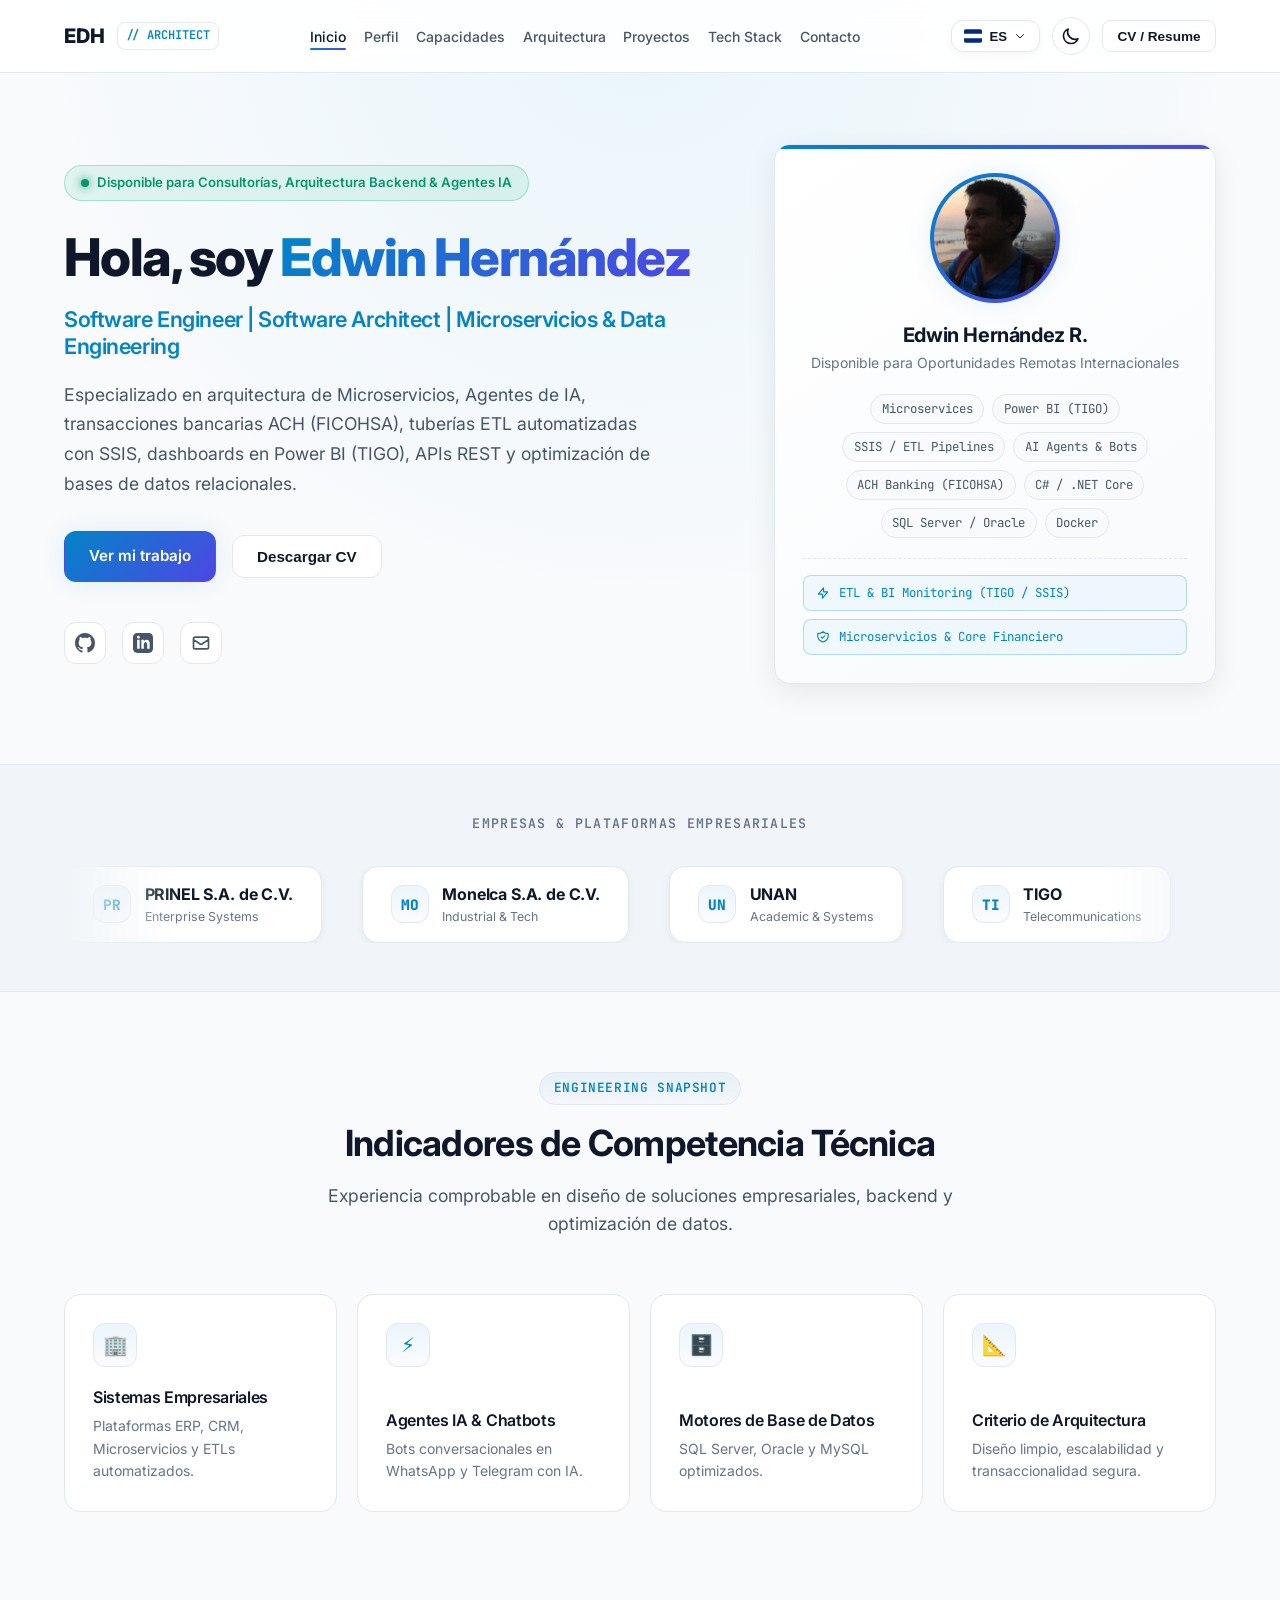
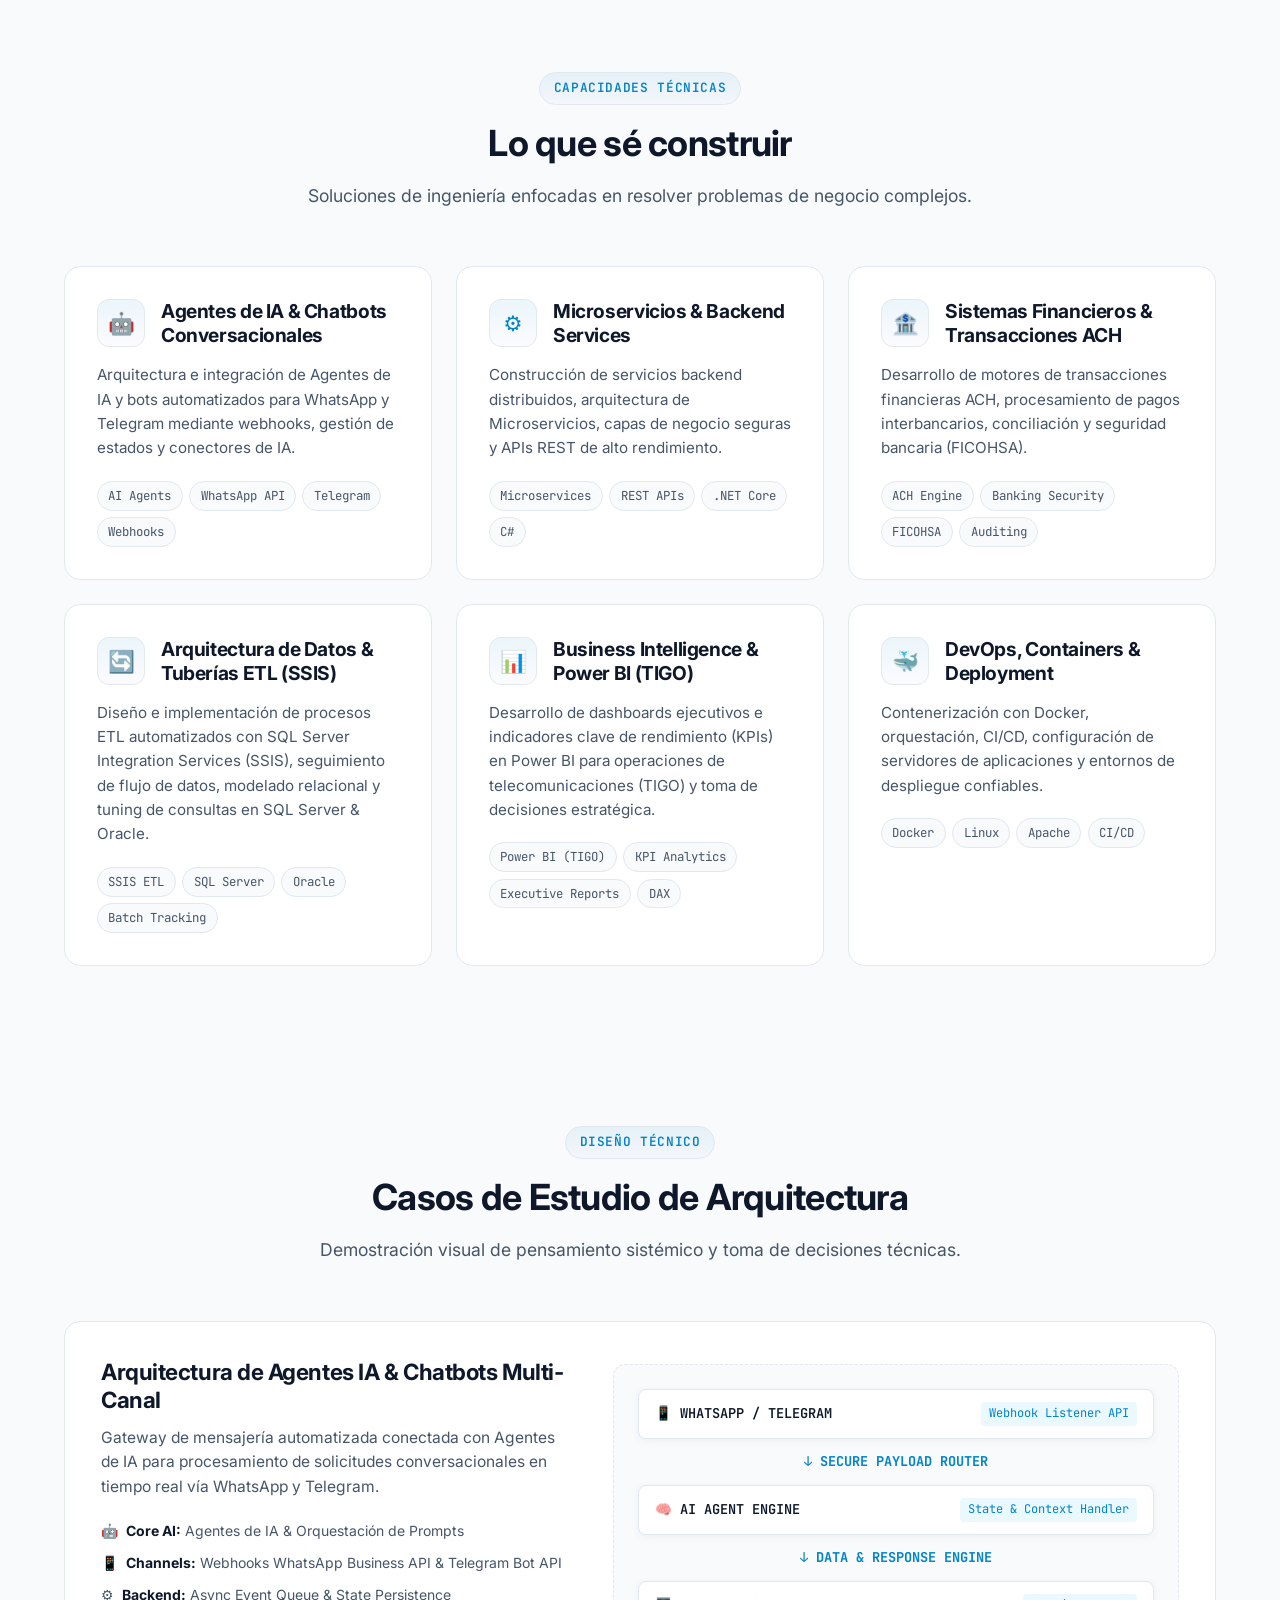
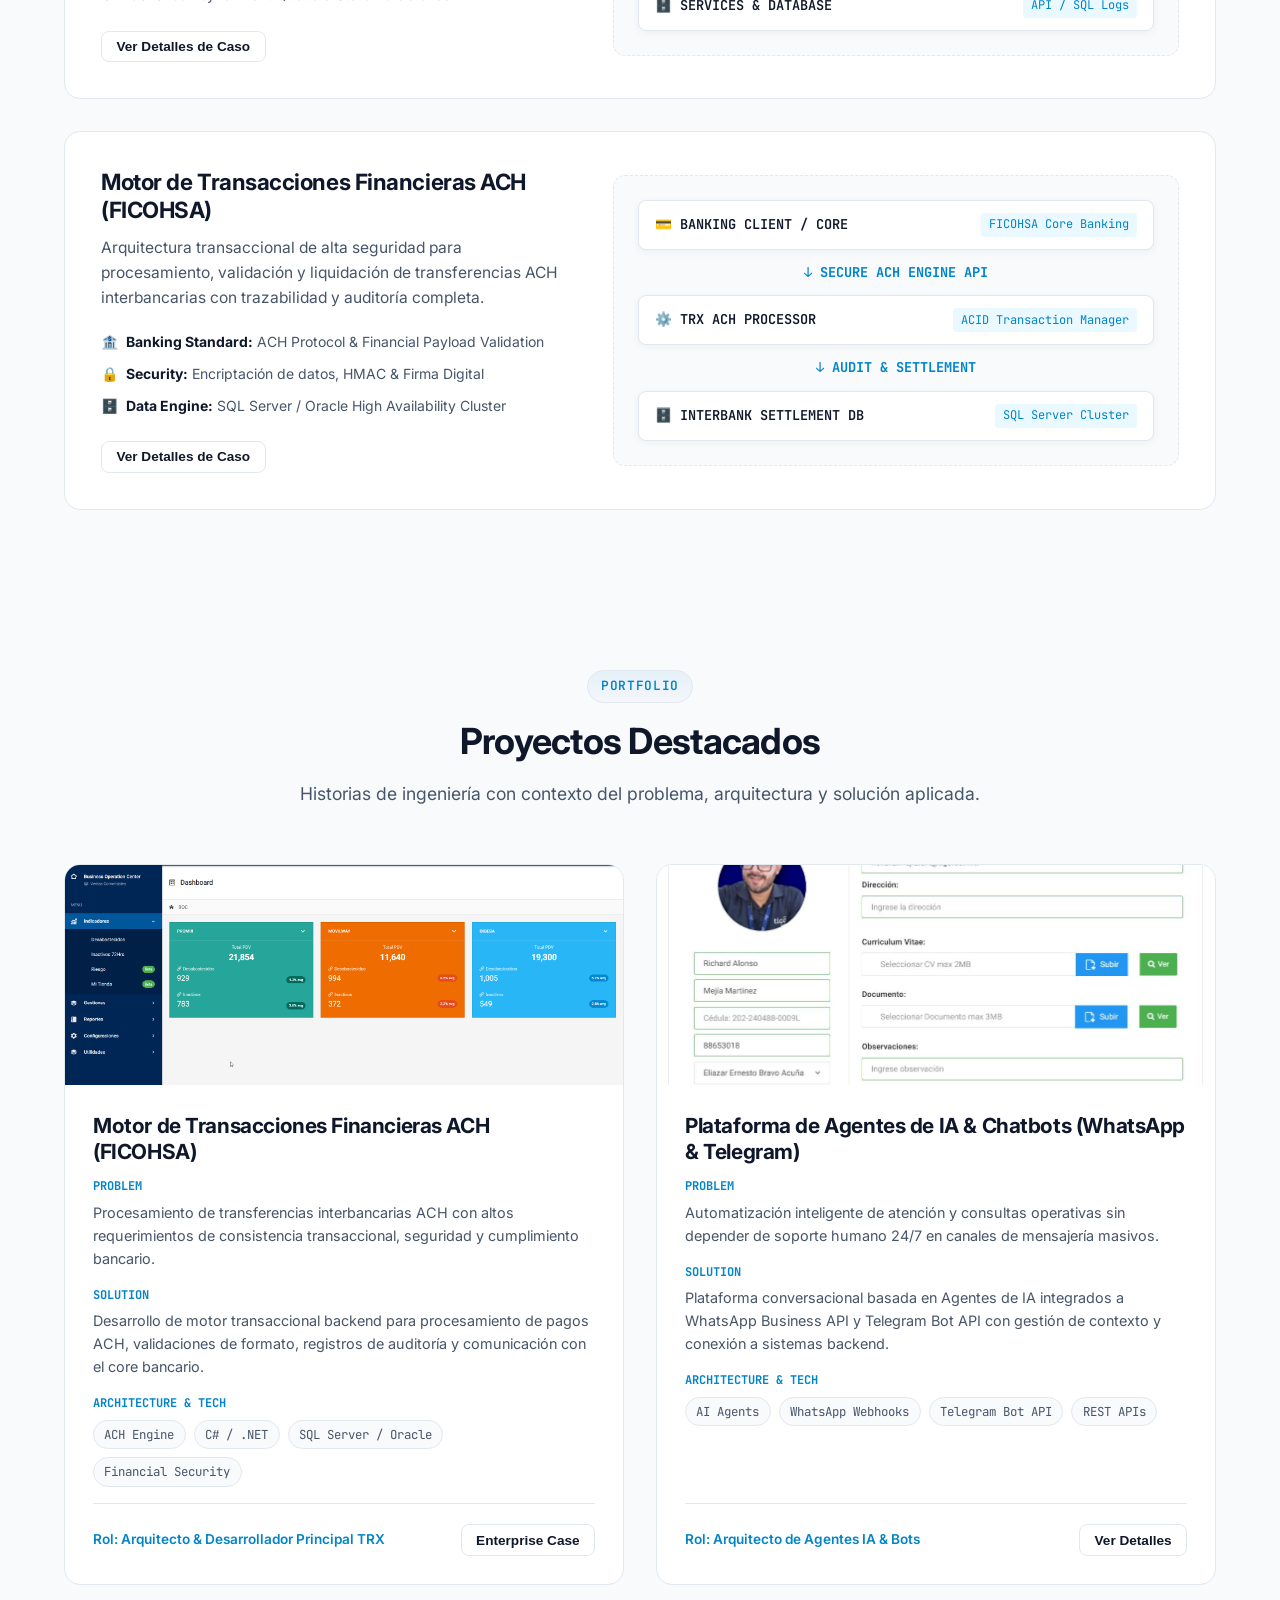
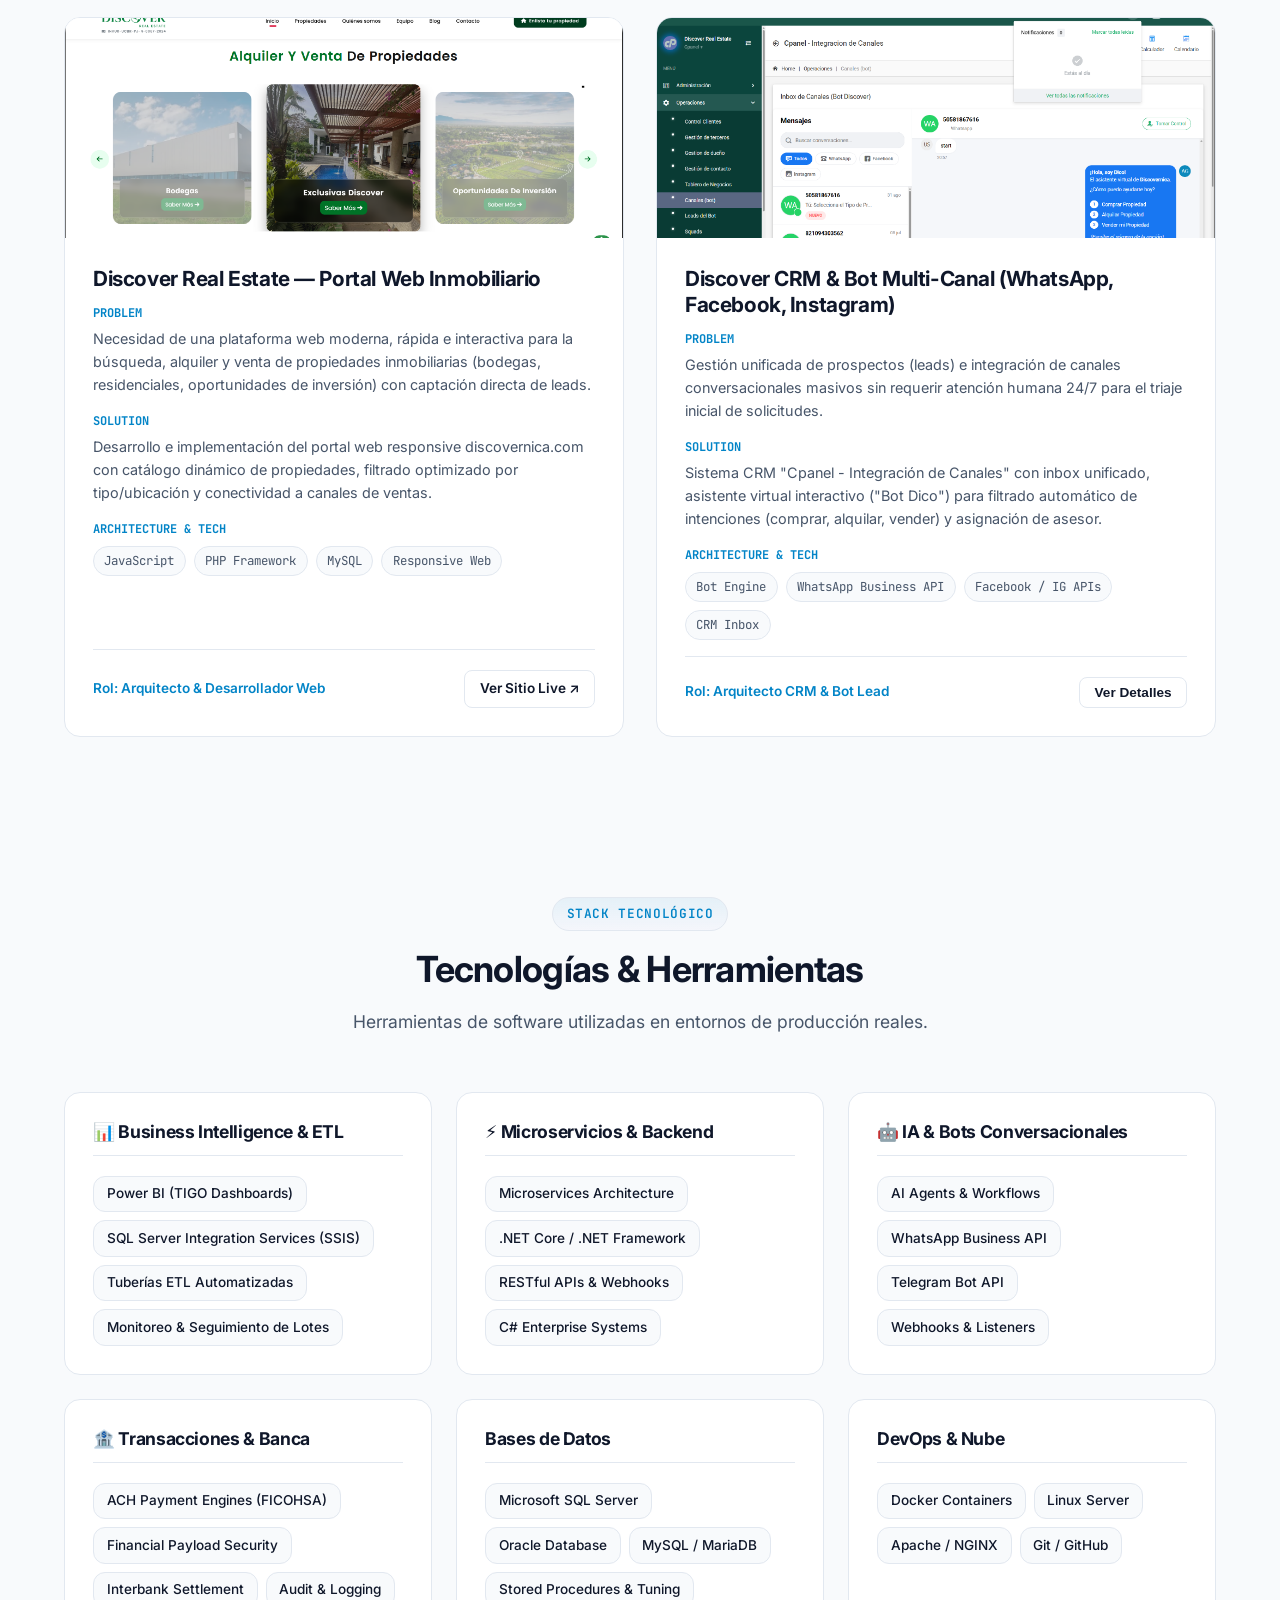
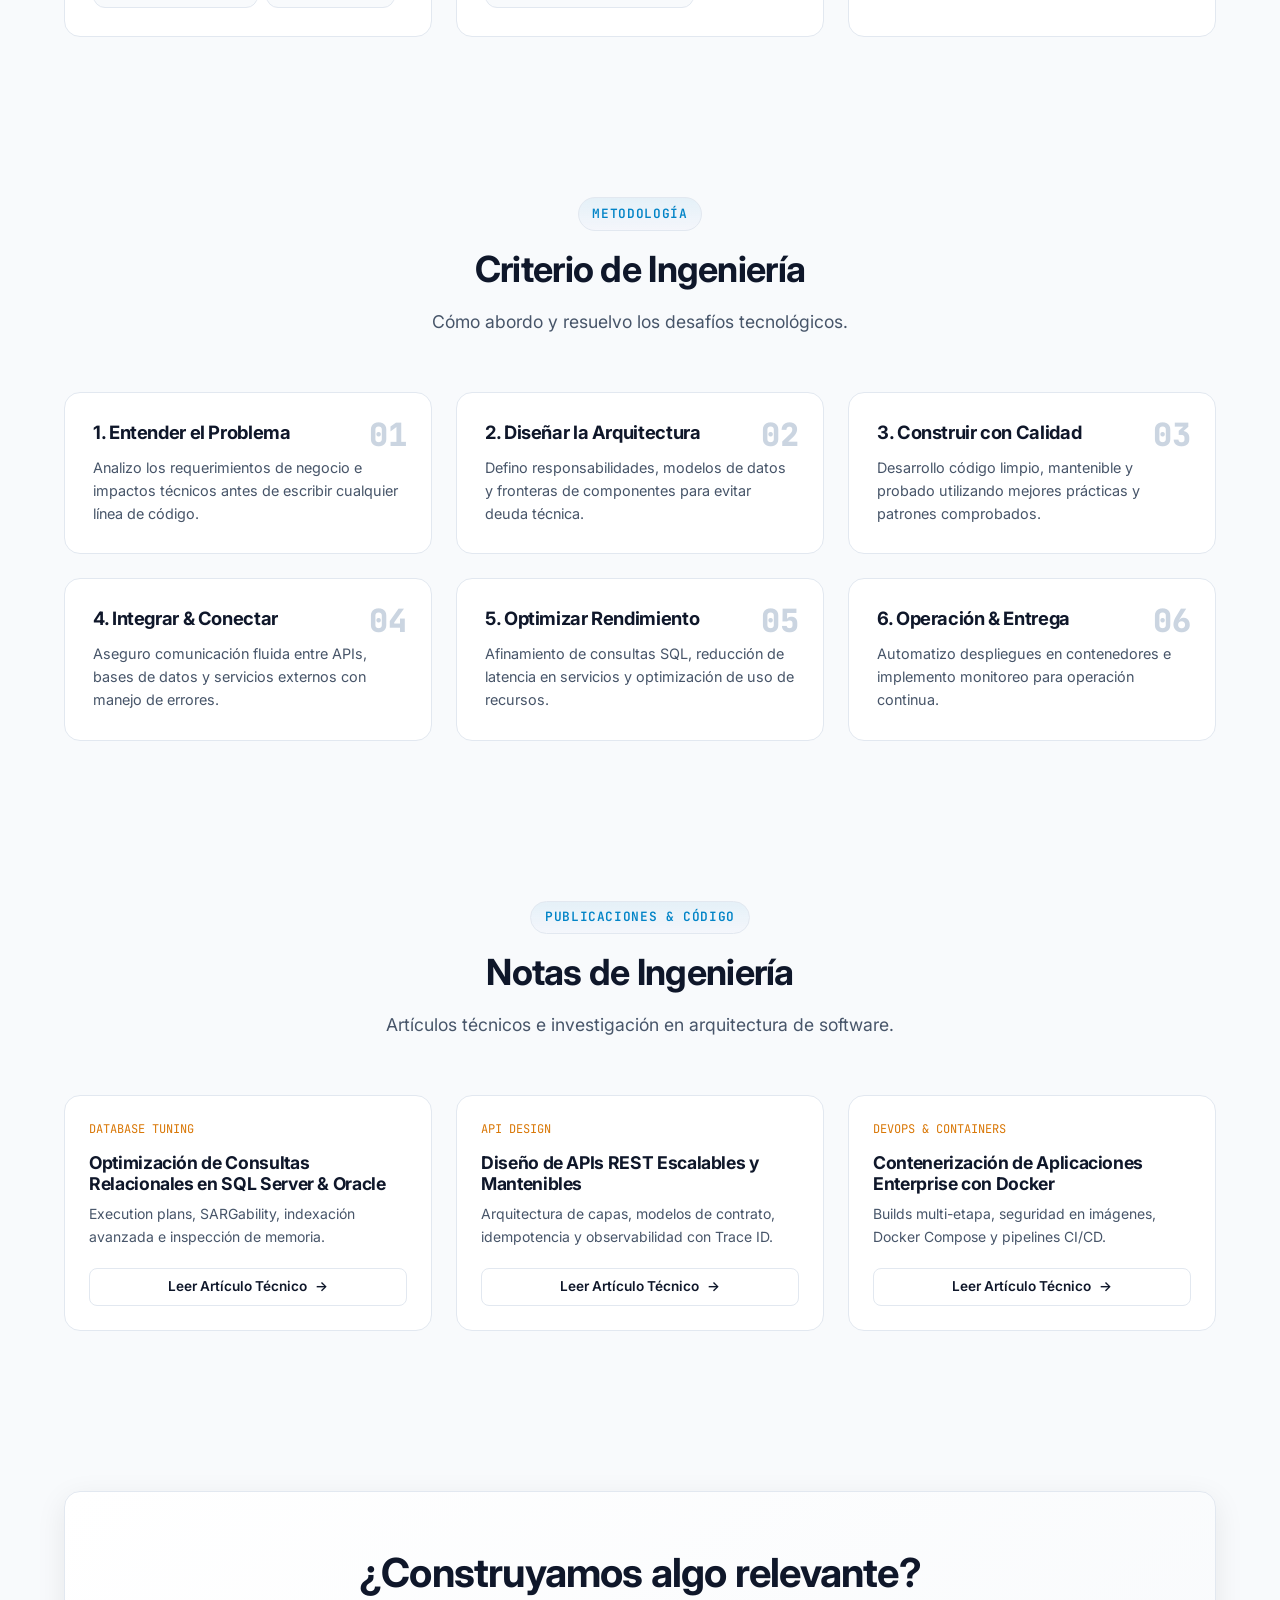
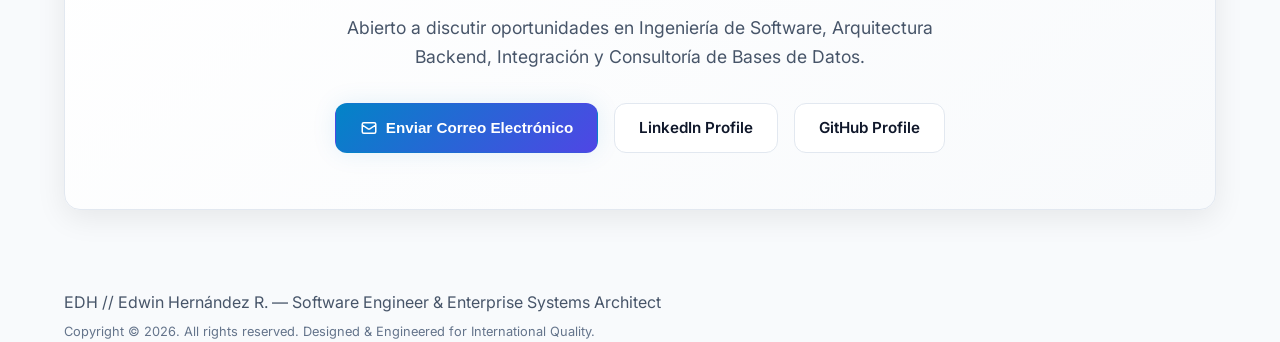
<file: index.html>
<!DOCTYPE html>
<html lang="es" data-theme="dark">
<head>
  <meta charset="UTF-8">
  <meta name="viewport" content="width=device-width, initial-scale=1.0">
  <meta http-equiv="X-UA-Compatible" content="ie=edge">
  
  <!-- Primary SEO Meta Tags -->
  <title>Edwin Hernández | Software Engineer & Enterprise Systems Architect</title>
  <meta name="title" content="Edwin Hernández | Software Engineer & Enterprise Systems Architect">
  <meta name="description" content="Portfolio profesional de Edwin Hernández (EDH). Software Engineer y Arquitecto de Sistemas especializado en soluciones backend, APIs REST, bases de datos (.NET, SQL, Oracle) y arquitecturas empresariales.">
  <meta name="keywords" content="Software Engineer, Software Architect, Backend Engineer, Database Engineer, C#, .NET, SQL Server, Oracle, Enterprise Systems, Integration Engineer, Nicaragua, Remote">
  <meta name="author" content="Edwin Hernández">
  <meta name="robots" content="index, follow">
  <link rel="canonical" href="https://edh0210.github.io/">

  <!-- Open Graph / Facebook -->
  <meta property="og:type" content="website">
  <meta property="og:url" content="https://edh0210.github.io/">
  <meta property="og:title" content="Edwin Hernández | Software Engineer & Enterprise Systems Architect">
  <meta property="og:description" content="Building reliable enterprise systems, integrations, REST APIs, databases, and scalable software solutions.">
  <meta property="og:image" content="https://edh0210.github.io/assets/img/person.jpg">

  <!-- Twitter / X -->
  <meta property="twitter:card" content="summary_large_image">
  <meta property="twitter:url" content="https://edh0210.github.io/">
  <meta property="twitter:title" content="Edwin Hernández | Software Engineer & Enterprise Systems Architect">
  <meta property="twitter:description" content="Building reliable enterprise systems, integrations, REST APIs, databases, and scalable software solutions.">
  <meta property="twitter:image" content="https://edh0210.github.io/assets/img/person.jpg">

  <!-- Favicon -->
  <link rel="shortcut icon" href="assets/favicon.ico" type="image/x-icon">

  <!-- Stylesheets -->
  <link rel="stylesheet" href="assets/css/main.css">

  <!-- Schema.org Person Structured Data -->
  <script type="application/ld+json">
  {
    "@context": "https://schema.org",
    "@type": "Person",
    "name": "Edwin Hernández",
    "alternateName": "EDH",
    "url": "https://edh0210.github.io/",
    "image": "https://edh0210.github.io/assets/img/person.jpg",
    "jobTitle": "Software Engineer & Software Architect",
    "worksFor": {
      "@type": "Organization",
      "name": "Enterprise Software & IT Consulting"
    },
    "sameAs": [
      "https://github.com/edh0210",
      "https://www.linkedin.com/in/edwin-hern%C3%A1ndez-36874058/"
    ],
    "knowsAbout": [
      "Software Architecture",
      "Backend Engineering",
      "Database Systems",
      ".NET",
      "C#",
      "SQL Server",
      "Oracle",
      "REST APIs",
      "System Integration"
    ]
  }
  </script>
</head>
<body>

  <!-- HEADER / NAVBAR -->
  <header class="site-header">
    <div class="container navbar">
      <a href="#home" class="brand-logo">
        <span>EDH</span>
        <span class="brand-badge">// ARCHITECT</span>
      </a>

      <!-- Desktop & Mobile Navigation Menu -->
      <ul class="nav-menu" id="navMenu">
        <li><a href="#home" class="nav-link active" data-i18n="nav_home">Inicio</a></li>
        <li><a href="#about" class="nav-link" data-i18n="nav_about">Perfil</a></li>
        <li><a href="#engineering" class="nav-link" data-i18n="nav_engineering">Capacidades</a></li>
        <li><a href="#architecture" class="nav-link" data-i18n="nav_architecture">Arquitectura</a></li>
        <li><a href="#projects" class="nav-link" data-i18n="nav_projects">Proyectos</a></li>
        <li><a href="#tech" class="nav-link" data-i18n="nav_tech">Tech Stack</a></li>
        <li><a href="#contact" class="nav-link" data-i18n="nav_contact">Contacto</a></li>
      </ul>

      <!-- Action Controls (Single Compact Language Dropdown + Theme Toggle + Resume Button) -->
      <div class="nav-actions">
        <!-- Compact Language Dropdown -->
        <div class="lang-dropdown-wrapper" id="langDropdownWrapper">
          <button class="lang-dropdown-btn" id="langDropdownToggle" aria-haspopup="true" aria-expanded="false" title="Cambiar idioma / Change language">
            <svg class="flag-icon" id="currentFlag" viewBox="0 0 640 480" width="18" height="14">
              <rect width="640" height="480" fill="#002b7f"/>
              <rect width="640" height="160" y="160" fill="#fff"/>
            </svg>
            <span id="currentLangText">ES</span>
            <svg width="12" height="12" fill="none" stroke="currentColor" viewBox="0 0 24 24"><path stroke-linecap="round" stroke-linejoin="round" stroke-width="2" d="M19 9l-7 7-7-7"></path></svg>
          </button>
          <div class="lang-dropdown-menu" id="langDropdownMenu">
            <button class="lang-option active" onclick="switchLanguage('es')">
              <svg class="flag-icon" viewBox="0 0 640 480" width="18" height="14">
                <rect width="640" height="480" fill="#002b7f"/>
                <rect width="640" height="160" y="160" fill="#fff"/>
              </svg>
              <span>Español</span>
            </button>
            <button class="lang-option" onclick="switchLanguage('en')">
              <svg class="flag-icon" viewBox="0 0 640 480" width="18" height="14">
                <rect width="640" height="480" fill="#bd3d44"/>
                <path stroke="#fff" stroke-width="37" d="M0 55.4h640M0 129.2h640M0 203h640M0 276.9h640M0 350.7h640M0 424.6h640"/>
                <rect width="256" height="258.5" fill="#192f5d"/>
              </svg>
              <span>English</span>
            </button>
          </div>
        </div>

        <!-- Theme Toggle Button -->
        <button class="theme-toggle" id="themeToggleBtn" aria-label="Alternar tema oscuro/claro">
          <svg width="20" height="20" fill="none" stroke="currentColor" viewBox="0 0 24 24">
            <path stroke-linecap="round" stroke-linejoin="round" stroke-width="2" d="M12 3v1m0 16v1m9-9h-1M4 12H3m15.364 6.364l-.707-.707M6.343 6.343l-.707-.707m12.728 0l-.707.707M6.343 17.657l-.707.707M16 12a4 4 0 11-8 0 4 4 0 018 0z"></path>
          </svg>
        </button>

        <!-- Resume Action Button -->
        <button class="btn btn-secondary btn-sm" onclick="openResumeModal()" data-i18n="nav_resume">
          CV / Resume
        </button>

        <!-- Mobile Drawer Toggle -->
        <button class="mobile-toggle" id="mobileMenuToggle" aria-label="Abrir menú de navegación" aria-expanded="false">
          ☰
        </button>
      </div>
    </div>
  </header>

  <main>
    <!-- HERO SECTION -->
    <section class="hero-section" id="home">
      <div class="container hero-grid">
        <div class="hero-text">
          <div class="status-badge">
            <span class="status-dot"></span>
            <span data-i18n="hero_status">Disponible para Consultorías, Arquitectura Backend & Agentes IA</span>
          </div>

          <h1 class="hero-title">
            <span data-i18n="hero_title_prefix">Hola, soy </span>
            <span class="text-gradient" data-i18n="hero_title_name">Edwin Hernández</span>
          </h1>

          <h2 class="hero-subtitle" data-i18n="hero_subtitle">
            Software Engineer | Software Architect | Microservicios & Data Engineering
          </h2>

          <p class="hero-description" data-i18n="hero_desc">
            Especializado en arquitectura de Microservicios, Agentes de IA, transacciones bancarias ACH (FICOHSA), tuberías ETL automatizadas con SSIS, dashboards en Power BI (TIGO), APIs REST y optimización de bases de datos relacionales.
          </p>

          <div class="hero-ctas">
            <a href="#projects" class="btn btn-primary" data-i18n="cta_view_work">
              Ver mi trabajo
              <svg width="18" height="18" fill="none" stroke="currentColor" viewBox="0 0 24 24"><path stroke-linecap="round" stroke-linejoin="round" stroke-width="2" d="M14 5l7 7m0 0l-7 7m7-7H3"></path></svg>
            </a>
            <button class="btn btn-secondary" onclick="openResumeModal()" data-i18n="cta_download_cv">
              Descargar CV
            </button>
          </div>

          <div class="social-links">
            <a href="https://github.com/edh0210" target="_blank" rel="noopener noreferrer" class="social-btn" aria-label="GitHub Profile">
              <svg width="20" height="20" fill="currentColor" viewBox="0 0 24 24"><path d="M12 0C5.37 0 0 5.37 0 12c0 5.31 3.435 9.795 8.205 11.385.6.105.825-.255.825-.57 0-.285-.015-1.23-.015-2.235-3.015.555-3.795-.735-4.035-1.41-.135-.345-.72-1.41-1.23-1.695-.42-.225-1.02-.78-.015-.795.945-.015 1.62.87 1.845 1.23 1.08 1.815 2.805 1.305 3.495.99.105-.78.42-1.305.765-1.605-2.67-.3-5.46-1.335-5.46-5.925 0-1.305.465-2.385 1.23-3.225-.12-.3-.54-1.53.12-3.18 0 0 1.005-.315 3.3 1.23.96-.27 1.98-.405 3-.405s2.04.135 3 .405c2.295-1.56 3.3-1.23 3.3-1.23.66 1.65.24 2.88.12 3.18.765.84 1.23 1.905 1.23 3.225 0 4.605-2.805 5.625-5.475 5.925.435.375.81 1.095.81 2.22 0 1.605-.015 2.895-.015 3.3 0 .315.225.69.825.57A12.02 12.02 0 0024 12c0-6.63-5.37-12-12-12z"/></svg>
            </a>
            <a href="https://www.linkedin.com/in/edwin-hern%C3%A1ndez-36874058/" target="_blank" rel="noopener noreferrer" class="social-btn" aria-label="LinkedIn Profile">
              <svg width="20" height="20" fill="currentColor" viewBox="0 0 24 24"><path d="M19 0h-14c-2.761 0-5 2.239-5 5v14c0 2.761 2.239 5 5 5h14c2.762 0 5-2.239 5-5v-14c0-2.761-2.238-5-5-5zm-11 19h-3v-11h3v11zm-1.5-12.268c-.966 0-1.75-.79-1.75-1.764s.784-1.764 1.75-1.764 1.75.79 1.75 1.764-.783 1.764-1.75 1.764zm13.5 12.268h-3v-5.604c0-3.368-4-3.113-4 0v5.604h-3v-11h3v1.765c1.396-2.586 7-2.777 7 2.476v6.759z"/></svg>
            </a>
            <button onclick="copyEmail()" class="social-btn" aria-label="Copy Email">
              <svg width="20" height="20" fill="none" stroke="currentColor" viewBox="0 0 24 24"><path stroke-linecap="round" stroke-linejoin="round" stroke-width="2" d="M3 8l7.89 5.26a2 2 0 002.22 0L21 8M5 19h14a2 2 0 002-2V7a2 2 0 00-2-2H5a2 2 0 00-2 2v10a2 2 0 002 2z"></path></svg>
            </button>
          </div>
        </div>

        <!-- Hero Profile Card Widget -->
        <div class="hero-card">
          <div class="profile-avatar-container">
            <img src="assets/img/person.jpg" alt="Edwin Hernández" class="profile-avatar">
          </div>
          <h3 class="profile-name">Edwin Hernández R.</h3>
          <p class="profile-location" data-i18n="profile_location">
            <svg width="14" height="14" fill="none" stroke="currentColor" viewBox="0 0 24 24"><path stroke-linecap="round" stroke-linejoin="round" stroke-width="2" d="M3.055 11H5a2 2 0 012 2v1a2 2 0 002 2 2 2 0 012 2v2.945M8 3.935V5.5A2.5 2.5 0 0010.5 8h.5a2 2 0 012 2 2 2 0 002 2h1.5a2.5 2.5 0 002.5-2.5V7.865M19 19.07v-1.07a2 2 0 00-2-2h-1.5a2.5 2.5 0 01-2.5-2.5V11"></path></svg>
            Disponible para Oportunidades Remotas Internacionales
          </p>

          <div class="profile-pills">
            <span class="tech-chip">Microservices</span>
            <span class="tech-chip">Power BI (TIGO)</span>
            <span class="tech-chip">SSIS / ETL Pipelines</span>
            <span class="tech-chip">AI Agents & Bots</span>
            <span class="tech-chip">ACH Banking (FICOHSA)</span>
            <span class="tech-chip">C# / .NET Core</span>
            <span class="tech-chip">SQL Server / Oracle</span>
            <span class="tech-chip">Docker</span>
          </div>

          <div class="hero-card-footer">
            <div class="card-footer-item">
              <svg width="14" height="14" fill="none" stroke="currentColor" viewBox="0 0 24 24"><path stroke-linecap="round" stroke-linejoin="round" stroke-width="2" d="M13 10V3L4 14h7v7l9-11h-7z"></path></svg>
              <span data-i18n="hero_highlight_1">ETL & BI Monitoring (TIGO / SSIS)</span>
            </div>
            <div class="card-footer-item">
              <svg width="14" height="14" fill="none" stroke="currentColor" viewBox="0 0 24 24"><path stroke-linecap="round" stroke-linejoin="round" stroke-width="2" d="M9 12l2 2 4-4m5.618-4.016A11.955 11.955 0 0112 2.944a11.955 11.955 0 01-8.618 3.04A12.02 12.02 0 003 9c0 5.591 3.824 10.29 9 11.622 5.176-1.332 9-6.03 9-11.622 0-1.042-.133-2.052-.382-3.016z"></path></svg>
              <span data-i18n="hero_highlight_2">Microservicios & Core Financiero</span>
            </div>
          </div>
        </div>
      </div>
    </section>

    <!-- COMPANIES & ENTERPRISE CLIENTS CAROUSEL -->
    <section class="companies-section">
      <div class="container">
        <div class="companies-label" data-i18n="comp_label">Empresas & Plataformas Empresariales</div>
        
        <div class="companies-carousel-container">
          <div class="companies-track">
            <!-- Set 1 -->
            <div class="company-card">
              <div class="company-logo-badge">PR</div>
              <div>
                <div class="company-name">PRINEL S.A. de C.V.</div>
                <div class="company-tag">Enterprise Systems</div>
              </div>
            </div>

            <div class="company-card">
              <div class="company-logo-badge">MO</div>
              <div>
                <div class="company-name">Monelca S.A. de C.V.</div>
                <div class="company-tag">Industrial & Tech</div>
              </div>
            </div>

            <div class="company-card">
              <div class="company-logo-badge">UN</div>
              <div>
                <div class="company-name">UNAN</div>
                <div class="company-tag">Academic & Systems</div>
              </div>
            </div>

            <div class="company-card">
              <div class="company-logo-badge">TI</div>
              <div>
                <div class="company-name">TIGO</div>
                <div class="company-tag">Telecommunications</div>
              </div>
            </div>

            <div class="company-card">
              <div class="company-logo-badge">FI</div>
              <div>
                <div class="company-name">FICOHSA</div>
                <div class="company-tag">Financial Group</div>
              </div>
            </div>

            <!-- Set 2 (Duplicated for Seamless Infinite Loop) -->
            <div class="company-card">
              <div class="company-logo-badge">PR</div>
              <div>
                <div class="company-name">PRINEL S.A. de C.V.</div>
                <div class="company-tag">Enterprise Systems</div>
              </div>
            </div>

            <div class="company-card">
              <div class="company-logo-badge">MO</div>
              <div>
                <div class="company-name">Monelca S.A. de C.V.</div>
                <div class="company-tag">Industrial & Tech</div>
              </div>
            </div>

            <div class="company-card">
              <div class="company-logo-badge">UN</div>
              <div>
                <div class="company-name">UNAN</div>
                <div class="company-tag">Academic & Systems</div>
              </div>
            </div>

            <div class="company-card">
              <div class="company-logo-badge">TI</div>
              <div>
                <div class="company-name">TIGO</div>
                <div class="company-tag">Telecommunications</div>
              </div>
            </div>

            <div class="company-card">
              <div class="company-logo-badge">FI</div>
              <div>
                <div class="company-name">FICOHSA</div>
                <div class="company-tag">Financial Group</div>
              </div>
            </div>
          </div>
        </div>
      </div>
    </section>

    <!-- ENGINEERING SNAPSHOT (BENTO GRID) -->
    <section class="section-spacing" id="about">
      <div class="container">
        <div class="section-header">
          <div class="section-tag">ENGINEERING SNAPSHOT</div>
          <h2 class="section-title">Indicadores de Competencia Técnica</h2>
          <p class="section-subtitle">Experiencia comprobable en diseño de soluciones empresariales, backend y optimización de datos.</p>
        </div>

        <div class="bento-grid">
          <div class="bento-card">
            <div class="bento-icon">🏢</div>
            <div>
              <h3 class="bento-title" data-i18n="bento_title_1">Sistemas Empresariales</h3>
              <p class="bento-desc" data-i18n="bento_desc_1">Plataformas ERP, CRM y sistemas críticos integrados.</p>
            </div>
          </div>

          <div class="bento-card">
            <div class="bento-icon">⚡</div>
            <div>
              <h3 class="bento-title" data-i18n="bento_title_2">Servicios Backend & APIs</h3>
              <p class="bento-desc" data-i18n="bento_desc_2">Microservicios, APIs REST y comunicación distribuida.</p>
            </div>
          </div>

          <div class="bento-card">
            <div class="bento-icon">🗄️</div>
            <div>
              <h3 class="bento-title" data-i18n="bento_title_3">Motores de Base de Datos</h3>
              <p class="bento-desc" data-i18n="bento_desc_3">SQL Server, Oracle y MySQL optimizados.</p>
            </div>
          </div>

          <div class="bento-card">
            <div class="bento-icon">📐</div>
            <div>
              <h3 class="bento-title" data-i18n="bento_title_4">Criterio de Arquitectura</h3>
              <p class="bento-desc" data-i18n="bento_desc_4">Diseño limpio, escalabilidad y mantenibilidad.</p>
            </div>
          </div>
        </div>
      </div>
    </section>

    <!-- WHAT I BUILD (CAPABILITIES) -->
    <section class="section-spacing" id="engineering">
      <div class="container">
        <div class="section-header">
          <div class="section-tag" data-i18n="cap_tag">CAPACIDADES TÉCNICAS</div>
          <h2 class="section-title" data-i18n="cap_title">Lo que sé construir</h2>
          <p class="section-subtitle" data-i18n="cap_subtitle">Soluciones de ingeniería enfocadas en resolver problemas de negocio complejos.</p>
        </div>

        <div class="capabilities-grid">
          <div class="capability-card">
            <div class="capability-header">
              <div class="capability-icon">🤖</div>
              <h3 class="capability-title" data-i18n="cap_1_title">Agentes de IA & Chatbots Conversacionales</h3>
            </div>
            <p class="capability-desc" data-i18n="cap_1_desc">Arquitectura e integración de Agentes de IA y bots automatizados para WhatsApp y Telegram mediante webhooks, gestión de estados y conectores de IA.</p>
            <div class="capability-tags">
              <span class="tech-chip">AI Agents</span>
              <span class="tech-chip">WhatsApp API</span>
              <span class="tech-chip">Telegram</span>
              <span class="tech-chip">Webhooks</span>
            </div>
          </div>

          <div class="capability-card">
            <div class="capability-header">
              <div class="capability-icon">⚙️</div>
              <h3 class="capability-title" data-i18n="cap_2_title">Microservicios & Backend Services</h3>
            </div>
            <p class="capability-desc" data-i18n="cap_2_desc">Construcción de servicios backend distribuidos, arquitectura de Microservicios, capas de negocio seguras y APIs REST de alto rendimiento.</p>
            <div class="capability-tags">
              <span class="tech-chip">Microservices</span>
              <span class="tech-chip">REST APIs</span>
              <span class="tech-chip">.NET Core</span>
              <span class="tech-chip">C#</span>
            </div>
          </div>

          <div class="capability-card">
            <div class="capability-header">
              <div class="capability-icon">🏦</div>
              <h3 class="capability-title" data-i18n="cap_3_title">Sistemas Financieros & Transacciones ACH</h3>
            </div>
            <p class="capability-desc" data-i18n="cap_3_desc">Desarrollo de motores de transacciones financieras ACH, procesamiento de pagos interbancarios, conciliación y seguridad bancaria (FICOHSA).</p>
            <div class="capability-tags">
              <span class="tech-chip">ACH Engine</span>
              <span class="tech-chip">Banking Security</span>
              <span class="tech-chip">FICOHSA</span>
              <span class="tech-chip">Auditing</span>
            </div>
          </div>

          <div class="capability-card">
            <div class="capability-header">
              <div class="capability-icon">🔄</div>
              <h3 class="capability-title" data-i18n="cap_4_title">Arquitectura de Datos & Tuberías ETL (SSIS)</h3>
            </div>
            <p class="capability-desc" data-i18n="cap_4_desc">Diseño e implementación de procesos ETL automatizados con SQL Server Integration Services (SSIS), seguimiento de flujo de datos, modelado relacional y tuning de consultas en SQL Server & Oracle.</p>
            <div class="capability-tags">
              <span class="tech-chip">SSIS ETL</span>
              <span class="tech-chip">SQL Server</span>
              <span class="tech-chip">Oracle</span>
              <span class="tech-chip">Batch Tracking</span>
            </div>
          </div>

          <div class="capability-card">
            <div class="capability-header">
              <div class="capability-icon">📊</div>
              <h3 class="capability-title" data-i18n="cap_5_title">Business Intelligence & Power BI (TIGO)</h3>
            </div>
            <p class="capability-desc" data-i18n="cap_5_desc">Desarrollo de dashboards ejecutivos e indicadores clave de rendimiento (KPIs) en Power BI para operaciones de telecomunicaciones (TIGO) y toma de decisiones estratégica.</p>
            <div class="capability-tags">
              <span class="tech-chip">Power BI (TIGO)</span>
              <span class="tech-chip">KPI Analytics</span>
              <span class="tech-chip">Executive Reports</span>
              <span class="tech-chip">DAX</span>
            </div>
          </div>

          <div class="capability-card">
            <div class="capability-header">
              <div class="capability-icon">🐳</div>
              <h3 class="capability-title" data-i18n="cap_6_title">DevOps, Containers & Deployment</h3>
            </div>
            <p class="capability-desc" data-i18n="cap_6_desc">Contenerización con Docker, orquestación, CI/CD, configuración de servidores de aplicaciones y entornos de despliegue confiables.</p>
            <div class="capability-tags">
              <span class="tech-chip">Docker</span>
              <span class="tech-chip">Linux</span>
              <span class="tech-chip">Apache</span>
              <span class="tech-chip">CI/CD</span>
            </div>
          </div>
        </div>
      </div>
    </section>

    <!-- ARCHITECTURE CASE STUDIES -->
    <section class="section-spacing" id="architecture">
      <div class="container">
        <div class="section-header">
          <div class="section-tag" data-i18n="arch_tag">DISEÑO TÉCNICO</div>
          <h2 class="section-title" data-i18n="arch_title">Casos de Estudio de Arquitectura</h2>
          <p class="section-subtitle" data-i18n="arch_subtitle">Demostración visual de pensamiento sistémico, integración bancaria y arquitectura de Agentes de IA.</p>
        </div>

        <div class="arch-cases-container">
          <!-- Architecture Case 1: AI Agents & WhatsApp / Telegram Chatbot -->
          <div class="arch-card">
            <div class="arch-info">
              <h3 class="arch-info-title">Arquitectura de Agentes IA & Chatbots Multi-Canal</h3>
              <p class="arch-info-desc">Gateway de mensajería automatizada conectada con Agentes de IA para procesamiento de solicitudes conversacionales en tiempo real vía WhatsApp y Telegram.</p>

              <div class="arch-specs">
                <div class="arch-spec-item">
                  <span>🤖</span>
                  <span><strong>Core AI:</strong> Agentes de IA & Orquestación de Prompts</span>
                </div>
                <div class="arch-spec-item">
                  <span>📱</span>
                  <span><strong>Channels:</strong> Webhooks WhatsApp Business API & Telegram Bot API</span>
                </div>
                <div class="arch-spec-item">
                  <span>⚙️</span>
                  <span><strong>Backend:</strong> Async Event Queue & State Persistence</span>
                </div>
              </div>

              <button class="btn btn-secondary btn-sm" onclick="showToast('Case Study', 'Arquitectura de Agentes IA & Webhooks desplegada.', 'info')">
                Ver Detalles de Caso
              </button>
            </div>

            <div class="arch-diagram-box">
              <div class="diagram-flow">
                <div class="diagram-node">
                  <div class="node-label">📱 WHATSAPP / TELEGRAM</div>
                  <span class="node-tech">Webhook Listener API</span>
                </div>
                <div class="diagram-arrow">↓ SECURE PAYLOAD ROUTER</div>
                <div class="diagram-node">
                  <div class="node-label">🧠 AI AGENT ENGINE</div>
                  <span class="node-tech">State & Context Handler</span>
                </div>
                <div class="diagram-arrow">↓ DATA & RESPONSE ENGINE</div>
                <div class="diagram-node">
                  <div class="node-label">🗄️ SERVICES & DATABASE</div>
                  <span class="node-tech">API / SQL Logs</span>
                </div>
              </div>
            </div>
          </div>

          <!-- Architecture Case 2: Financial ACH Transactions (FICOHSA) -->
          <div class="arch-card">
            <div class="arch-info">
              <h3 class="arch-info-title">Motor de Transacciones Financieras ACH (FICOHSA)</h3>
              <p class="arch-info-desc">Arquitectura transaccional de alta seguridad para procesamiento, validación y liquidación de transferencias ACH interbancarias con trazabilidad y auditoría completa.</p>

              <div class="arch-specs">
                <div class="arch-spec-item">
                  <span>🏦</span>
                  <span><strong>Banking Standard:</strong> ACH Protocol & Financial Payload Validation</span>
                </div>
                <div class="arch-spec-item">
                  <span>🔒</span>
                  <span><strong>Security:</strong> Encriptación de datos, HMAC & Firma Digital</span>
                </div>
                <div class="arch-spec-item">
                  <span>🗄️</span>
                  <span><strong>Data Engine:</strong> SQL Server / Oracle High Availability Cluster</span>
                </div>
              </div>

              <button class="btn btn-secondary btn-sm" onclick="showToast('Case Study', 'Arquitectura de Transacciones ACH desplegada.', 'info')">
                Ver Detalles de Caso
              </button>
            </div>

            <div class="arch-diagram-box">
              <div class="diagram-flow">
                <div class="diagram-node">
                  <div class="node-label">💳 BANKING CLIENT / CORE</div>
                  <span class="node-tech">FICOHSA Core Banking</span>
                </div>
                <div class="diagram-arrow">↓ SECURE ACH ENGINE API</div>
                <div class="diagram-node">
                  <div class="node-label">⚙️ TRX ACH PROCESSOR</div>
                  <span class="node-tech">ACID Transaction Manager</span>
                </div>
                <div class="diagram-arrow">↓ AUDIT & SETTLEMENT</div>
                <div class="diagram-node">
                  <div class="node-label">🗄️ INTERBANK SETTLEMENT DB</div>
                  <span class="node-tech">SQL Server Cluster</span>
                </div>
              </div>
            </div>
          </div>
        </div>
      </div>
    </section>

    <!-- FEATURED PROJECTS -->
    <section class="section-spacing" id="projects">
      <div class="container">
        <div class="section-header">
          <div class="section-tag" data-i18n="proj_tag">PORTFOLIO</div>
          <h2 class="section-title" data-i18n="proj_title">Proyectos Destacados</h2>
          <p class="section-subtitle" data-i18n="proj_subtitle">Historias de ingeniería con contexto del problema, arquitectura y solución aplicada.</p>
        </div>

        <div class="projects-grid">
          <!-- Project 1: ACH Financial Engine -->
          <div class="project-card">
            <div class="project-media">
              <img src="assets/img/work/work-1.jpg" alt="ACH Financial Transactions FICOHSA" class="project-img">
            </div>
            <div class="project-content">
              <h3 class="project-title">Motor de Transacciones Financieras ACH (FICOHSA)</h3>

              <div class="project-section-block">
                <div class="project-block-title">PROBLEM</div>
                <p class="project-block-text">Procesamiento de transferencias interbancarias ACH con altos requerimientos de consistencia transaccional, seguridad y cumplimiento bancario.</p>
              </div>

              <div class="project-section-block">
                <div class="project-block-title">SOLUTION</div>
                <p class="project-block-text">Desarrollo de motor transaccional backend para procesamiento de pagos ACH, validaciones de formato, registros de auditoría y comunicación con el core bancario.</p>
              </div>

              <div class="project-section-block">
                <div class="project-block-title">ARCHITECTURE & TECH</div>
                <div class="profile-pills" style="justify-content: flex-start; margin-top:0.4rem;">
                  <span class="tech-chip">ACH Engine</span>
                  <span class="tech-chip">C# / .NET</span>
                  <span class="tech-chip">SQL Server / Oracle</span>
                  <span class="tech-chip">Financial Security</span>
                </div>
              </div>

              <div class="project-meta-row">
                <span style="font-size:0.85rem; font-weight:600; color:var(--accent-cyan);">Rol: Arquitecto & Desarrollador Principal TRX</span>
                <button class="btn btn-secondary btn-sm" onclick="showToast('Proyecto Enterprise', 'Caso ACH Ficohsa verificado.', 'info')">Enterprise Case</button>
              </div>
            </div>
          </div>

          <!-- Project 2: AI Agents & Chatbots (WhatsApp & Telegram) -->
          <div class="project-card">
            <div class="project-media">
              <img src="assets/img/work/work-4.jpg" alt="AI Agents WhatsApp Telegram Chatbots" class="project-img">
            </div>
            <div class="project-content">
              <h3 class="project-title">Plataforma de Agentes de IA & Chatbots (WhatsApp & Telegram)</h3>

              <div class="project-section-block">
                <div class="project-block-title">PROBLEM</div>
                <p class="project-block-text">Automatización inteligente de atención y consultas operativas sin depender de soporte humano 24/7 en canales de mensajería masivos.</p>
              </div>

              <div class="project-section-block">
                <div class="project-block-title">SOLUTION</div>
                <p class="project-block-text">Plataforma conversacional basada en Agentes de IA integrados a WhatsApp Business API y Telegram Bot API con gestión de contexto y conexión a sistemas backend.</p>
              </div>

              <div class="project-section-block">
                <div class="project-block-title">ARCHITECTURE & TECH</div>
                <div class="profile-pills" style="justify-content: flex-start; margin-top:0.4rem;">
                  <span class="tech-chip">AI Agents</span>
                  <span class="tech-chip">WhatsApp Webhooks</span>
                  <span class="tech-chip">Telegram Bot API</span>
                  <span class="tech-chip">REST APIs</span>
                </div>
              </div>

              <div class="project-meta-row">
                <span style="font-size:0.85rem; font-weight:600; color:var(--accent-cyan);">Rol: Arquitecto de Agentes IA & Bots</span>
                <button class="btn btn-secondary btn-sm" onclick="showToast('Proyecto IA', 'Plataforma de Agentes conversacionales verificada.', 'info')">Ver Detalles</button>
              </div>
            </div>
          </div>

          <!-- Project 3: Discover Real Estate Web Portal -->
          <div class="project-card">
            <div class="project-media">
              <img src="assets/img/work/discover-web.png" alt="Discover Real Estate Web Portal" class="project-img">
            </div>
            <div class="project-content">
              <h3 class="project-title">Discover Real Estate — Portal Web Inmobiliario</h3>

              <div class="project-section-block">
                <div class="project-block-title">PROBLEM</div>
                <p class="project-block-text">Necesidad de una plataforma web moderna, rápida e interactiva para la búsqueda, alquiler y venta de propiedades inmobiliarias (bodegas, residenciales, oportunidades de inversión) con captación directa de leads.</p>
              </div>

              <div class="project-section-block">
                <div class="project-block-title">SOLUTION</div>
                <p class="project-block-text">Desarrollo e implementación del portal web responsive discovernica.com con catálogo dinámico de propiedades, filtrado optimizado por tipo/ubicación y conectividad a canales de ventas.</p>
              </div>

              <div class="project-section-block">
                <div class="project-block-title">ARCHITECTURE & TECH</div>
                <div class="profile-pills" style="justify-content: flex-start; margin-top:0.4rem;">
                  <span class="tech-chip">JavaScript</span>
                  <span class="tech-chip">PHP Framework</span>
                  <span class="tech-chip">MySQL</span>
                  <span class="tech-chip">Responsive Web</span>
                </div>
              </div>

              <div class="project-meta-row">
                <span style="font-size:0.85rem; font-weight:600; color:var(--accent-cyan);">Rol: Arquitecto & Desarrollador Web</span>
                <a href="https://discovernica.com" target="_blank" rel="noopener" class="btn btn-secondary btn-sm">Ver Sitio Live ↗</a>
              </div>
            </div>
          </div>

          <!-- Project 4: Discover CRM & Multi-Channel Bot -->
          <div class="project-card">
            <div class="project-media">
              <img src="assets/img/work/discover-crm.png" alt="Discover Real Estate CRM Multi-Channel Bot" class="project-img">
            </div>
            <div class="project-content">
              <h3 class="project-title">Discover CRM & Bot Multi-Canal (WhatsApp, Facebook, Instagram)</h3>

              <div class="project-section-block">
                <div class="project-block-title">PROBLEM</div>
                <p class="project-block-text">Gestión unificada de prospectos (leads) e integración de canales conversacionales masivos sin requerir atención humana 24/7 para el triaje inicial de solicitudes.</p>
              </div>

              <div class="project-section-block">
                <div class="project-block-title">SOLUTION</div>
                <p class="project-block-text">Sistema CRM "Cpanel - Integración de Canales" con inbox unificado, asistente virtual interactivo ("Bot Dico") para filtrado automático de intenciones (comprar, alquilar, vender) y asignación de asesor.</p>
              </div>

              <div class="project-section-block">
                <div class="project-block-title">ARCHITECTURE & TECH</div>
                <div class="profile-pills" style="justify-content: flex-start; margin-top:0.4rem;">
                  <span class="tech-chip">Bot Engine</span>
                  <span class="tech-chip">WhatsApp Business API</span>
                  <span class="tech-chip">Facebook / IG APIs</span>
                  <span class="tech-chip">CRM Inbox</span>
                </div>
              </div>

              <div class="project-meta-row">
                <span style="font-size:0.85rem; font-weight:600; color:var(--accent-cyan);">Rol: Arquitecto CRM & Bot Lead</span>
                <button class="btn btn-secondary btn-sm" onclick="showToast('Proyecto CRM', 'Sistema CRM e Integración de Bot comprobado.', 'info')">Ver Detalles</button>
              </div>
            </div>
          </div>
        </div>
      </div>
    </section>

    <!-- TECH STACK -->
    <section class="section-spacing" id="tech">
      <div class="container">
        <div class="section-header">
          <div class="section-tag" data-i18n="tech_tag">STACK TECNOLÓGICO</div>
          <h2 class="section-title" data-i18n="tech_title">Tecnologías & Herramientas</h2>
          <p class="section-subtitle" data-i18n="tech_subtitle">Herramientas de software utilizadas en entornos de producción reales.</p>
        </div>

        <div class="tech-groups">
          <div class="tech-group-card">
            <h3 class="tech-group-title">📊 Business Intelligence & ETL</h3>
            <div class="tech-badges-list">
              <span class="tech-badge">Power BI (TIGO Dashboards)</span>
              <span class="tech-badge">SQL Server Integration Services (SSIS)</span>
              <span class="tech-badge">Tuberías ETL Automatizadas</span>
              <span class="tech-badge">Monitoreo & Seguimiento de Lotes</span>
            </div>
          </div>

          <div class="tech-group-card">
            <h3 class="tech-group-title">⚡ Microservicios & Backend</h3>
            <div class="tech-badges-list">
              <span class="tech-badge">Microservices Architecture</span>
              <span class="tech-badge">.NET Core / .NET Framework</span>
              <span class="tech-badge">RESTful APIs & Webhooks</span>
              <span class="tech-badge">C# Enterprise Systems</span>
            </div>
          </div>

          <div class="tech-group-card">
            <h3 class="tech-group-title">🤖 IA & Bots Conversacionales</h3>
            <div class="tech-badges-list">
              <span class="tech-badge">AI Agents & Workflows</span>
              <span class="tech-badge">WhatsApp Business API</span>
              <span class="tech-badge">Telegram Bot API</span>
              <span class="tech-badge">Webhooks & Listeners</span>
            </div>
          </div>

          <div class="tech-group-card">
            <h3 class="tech-group-title">🏦 Transacciones & Banca</h3>
            <div class="tech-badges-list">
              <span class="tech-badge">ACH Payment Engines (FICOHSA)</span>
              <span class="tech-badge">Financial Payload Security</span>
              <span class="tech-badge">Interbank Settlement</span>
              <span class="tech-badge">Audit & Logging</span>
            </div>
          </div>

          <div class="tech-group-card">
            <h3 class="tech-group-title" data-i18n="tech_cat_3">Bases de Datos & Motores</h3>
            <div class="tech-badges-list">
              <span class="tech-badge">Microsoft SQL Server</span>
              <span class="tech-badge">Oracle Database</span>
              <span class="tech-badge">MySQL / MariaDB</span>
              <span class="tech-badge">Stored Procedures & Tuning</span>
            </div>
          </div>

          <div class="tech-group-card">
            <h3 class="tech-group-title" data-i18n="tech_cat_4">DevOps & Nube</h3>
            <div class="tech-badges-list">
              <span class="tech-badge">Docker Containers</span>
              <span class="tech-badge">Linux Server</span>
              <span class="tech-badge">Apache / NGINX</span>
              <span class="tech-badge">Git / GitHub</span>
            </div>
          </div>
        </div>
      </div>
    </section>

    <!-- ENGINEERING APPROACH -->
    <section class="section-spacing">
      <div class="container">
        <div class="section-header">
          <div class="section-tag" data-i18n="app_tag">METODOLOGÍA</div>
          <h2 class="section-title" data-i18n="app_title">Criterio de Ingeniería</h2>
          <p class="section-subtitle" data-i18n="app_subtitle">Cómo abordo y resuelvo los desafíos tecnológicos.</p>
        </div>

        <div class="approach-grid">
          <div class="approach-card">
            <div class="approach-number">01</div>
            <h3 class="approach-title" data-i18n="step_1_title">1. Entender el Problema</h3>
            <p class="approach-desc" data-i18n="step_1_desc">Analizo los requerimientos de negocio e impactos técnicos antes de escribir cualquier línea de código.</p>
          </div>

          <div class="approach-card">
            <div class="approach-number">02</div>
            <h3 class="approach-title" data-i18n="step_2_title">2. Diseñar la Arquitectura</h3>
            <p class="approach-desc" data-i18n="step_2_desc">Defino responsabilidades, modelos de datos y fronteras de componentes para evitar deuda técnica.</p>
          </div>

          <div class="approach-card">
            <div class="approach-number">03</div>
            <h3 class="approach-title" data-i18n="step_3_title">3. Construir con Calidad</h3>
            <p class="approach-desc" data-i18n="step_3_desc">Desarrollo código limpio, mantenible y probado utilizando mejores prácticas y patrones comprobados.</p>
          </div>

          <div class="approach-card">
            <div class="approach-number">04</div>
            <h3 class="approach-title" data-i18n="step_4_title">4. Integrar & Conectar</h3>
            <p class="approach-desc" data-i18n="step_4_desc">Aseguro comunicación fluida entre APIs, bases de datos y servicios externos con manejo de errores.</p>
          </div>

          <div class="approach-card">
            <div class="approach-number">05</div>
            <h3 class="approach-title" data-i18n="step_5_title">5. Optimizar Rendimiento</h3>
            <p class="approach-desc" data-i18n="step_5_desc">Afinamiento de consultas SQL, reducción de latencia en servicios y optimización de uso de recursos.</p>
          </div>

          <div class="approach-card">
            <div class="approach-number">06</div>
            <h3 class="approach-title" data-i18n="step_6_title">6. Operación & Entrega</h3>
            <p class="approach-desc" data-i18n="step_6_desc">Automatizo despliegues en contenedores e implemento monitoreo para operación continua.</p>
          </div>
        </div>
      </div>
    </section>

    <!-- TECHNICAL WRITING -->
    <section class="section-spacing">
      <div class="container">
        <div class="section-header">
          <div class="section-tag" data-i18n="notes_tag">PUBLICACIONES & CÓDIGO</div>
          <h2 class="section-title" data-i18n="notes_title">Notas de Ingeniería</h2>
          <p class="section-subtitle" data-i18n="notes_subtitle">Artículos técnicos e investigación en arquitectura de software.</p>
        </div>

        <div class="notes-grid">
          <!-- Article 1 Card -->
          <div class="note-card">
            <div>
              <div class="note-tag">DATABASE TUNING</div>
              <h3 class="note-title" data-i18n="note_1_title">Optimización de Consultas Relacionales en SQL Server & Oracle</h3>
              <p style="font-size:0.875rem; color:var(--text-secondary); margin-top:0.5rem;" data-es="Execution plans, SARGability, indexación avanzada e inspección de memoria." data-en="Execution plans, SARGability, advanced indexing, and memory inspection.">Execution plans, SARGability, indexación avanzada e inspección de memoria.</p>
            </div>
            <div style="margin-top:1.25rem;">
              <a href="blog/database-tuning-sql-server-oracle.html" class="btn btn-secondary btn-sm" style="width:100%;">
                <span data-es="Leer Artículo Técnico" data-en="Read Engineering Article">Leer Artículo Técnico</span> →
              </a>
            </div>
          </div>

          <!-- Article 2 Card -->
          <div class="note-card">
            <div>
              <div class="note-tag">API DESIGN</div>
              <h3 class="note-title" data-i18n="note_2_title">Diseño de APIs REST Escalables y Mantenibles</h3>
              <p style="font-size:0.875rem; color:var(--text-secondary); margin-top:0.5rem;" data-es="Arquitectura de capas, modelos de contrato, idempotencia y observabilidad con Trace ID." data-en="Layered architecture, contracts, idempotency, and observability with Trace ID.">Arquitectura de capas, modelos de contrato, idempotencia y observabilidad con Trace ID.</p>
            </div>
            <div style="margin-top:1.25rem;">
              <a href="blog/api-design-rest-scalable-maintainable.html" class="btn btn-secondary btn-sm" style="width:100%;">
                <span data-es="Leer Artículo Técnico" data-en="Read Engineering Article">Leer Artículo Técnico</span> →
              </a>
            </div>
          </div>

          <!-- Article 3 Card -->
          <div class="note-card">
            <div>
              <div class="note-tag">DEVOPS & CONTAINERS</div>
              <h3 class="note-title" data-i18n="note_3_title">Contenerización de Aplicaciones Enterprise con Docker</h3>
              <p style="font-size:0.875rem; color:var(--text-secondary); margin-top:0.5rem;" data-es="Builds multi-etapa, seguridad en imágenes, Docker Compose y pipelines CI/CD." data-en="Multi-stage builds, container security, Docker Compose, and CI/CD pipelines.">Builds multi-etapa, seguridad en imágenes, Docker Compose y pipelines CI/CD.</p>
            </div>
            <div style="margin-top:1.25rem;">
              <a href="blog/docker-enterprise-containerization.html" class="btn btn-secondary btn-sm" style="width:100%;">
                <span data-es="Leer Artículo Técnico" data-en="Read Engineering Article">Leer Artículo Técnico</span> →
              </a>
            </div>
          </div>
        </div>
      </div>
    </section>

    <!-- CONTACT SECTION -->
    <section class="section-spacing" id="contact">
      <div class="container">
        <div class="contact-box">
          <h2 class="contact-title" data-i18n="contact_title">¿Construyamos algo relevante?</h2>
          <p class="contact-desc" data-i18n="contact_subtitle">Abierto a discutir oportunidades en Ingeniería de Software, Arquitectura Backend, Integración y Consultoría de Bases de Datos.</p>

          <div style="display:flex; justify-content:center; gap:1rem; flex-wrap:wrap;">
            <button onclick="copyEmail()" class="btn btn-primary">
              <svg width="18" height="18" fill="none" stroke="currentColor" viewBox="0 0 24 24"><path stroke-linecap="round" stroke-linejoin="round" stroke-width="2" d="M3 8l7.89 5.26a2 2 0 002.22 0L21 8M5 19h14a2 2 0 002-2V7a2 2 0 00-2-2H5a2 2 0 00-2 2v10a2 2 0 002 2z"></path></svg>
              <span data-i18n="contact_btn_email">Enviar Correo Electrónico</span>
            </button>
            <a href="https://www.linkedin.com/in/edwin-hern%C3%A1ndez-36874058/" target="_blank" rel="noopener noreferrer" class="btn btn-secondary">
              LinkedIn Profile
            </a>
            <a href="https://github.com/edh0210" target="_blank" rel="noopener noreferrer" class="btn btn-secondary">
              GitHub Profile
            </a>
          </div>
        </div>
      </div>
    </section>
  </main>

  <!-- FOOTER -->
  <footer class="site-footer">
    <div class="container">
      <p>EDH // Edwin Hernández R. — Software Engineer & Enterprise Systems Architect</p>
      <p style="margin-top:0.4rem; font-size:0.8rem; color:var(--text-muted);">
        Copyright &copy; 2026. All rights reserved. Designed & Engineered for International Quality.
      </p>
    </div>
  </footer>

  <!-- JavaScript -->
  <script src="assets/js/main.js"></script>
</body>
</html>
</file>
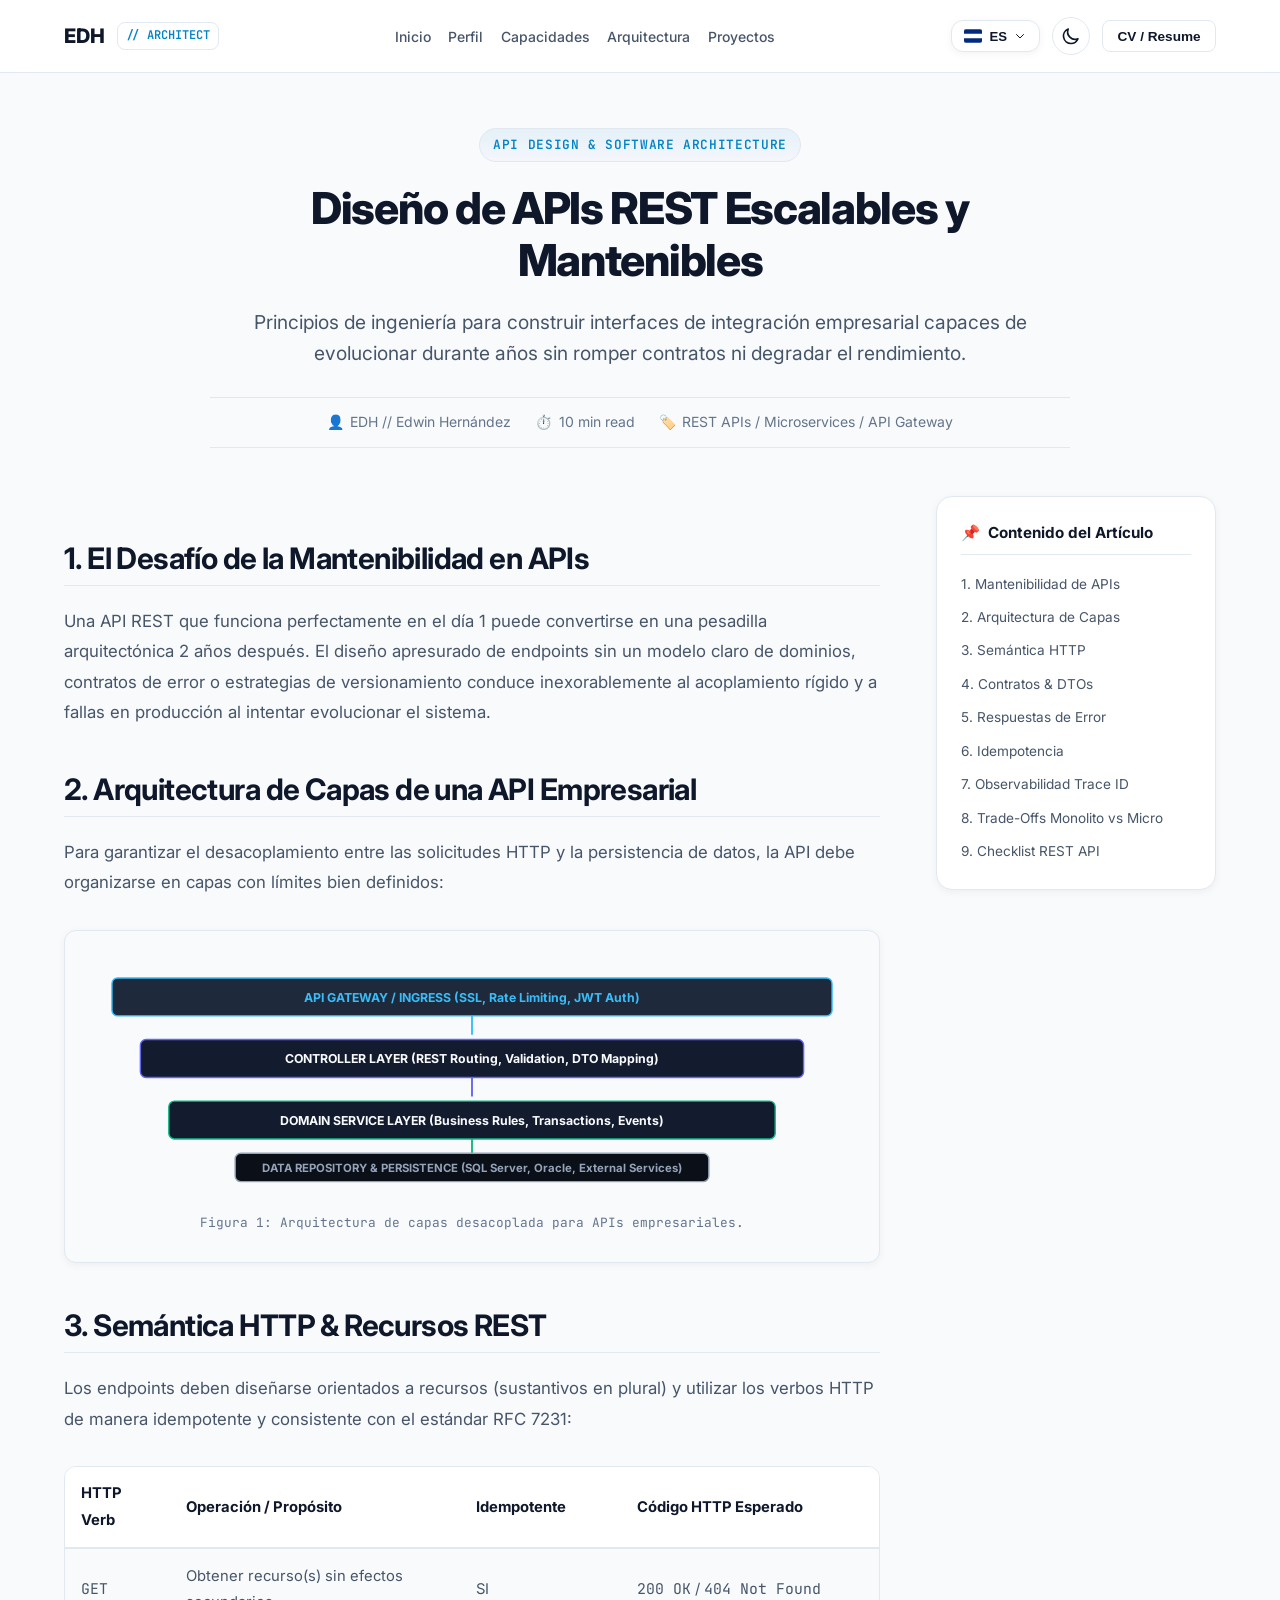
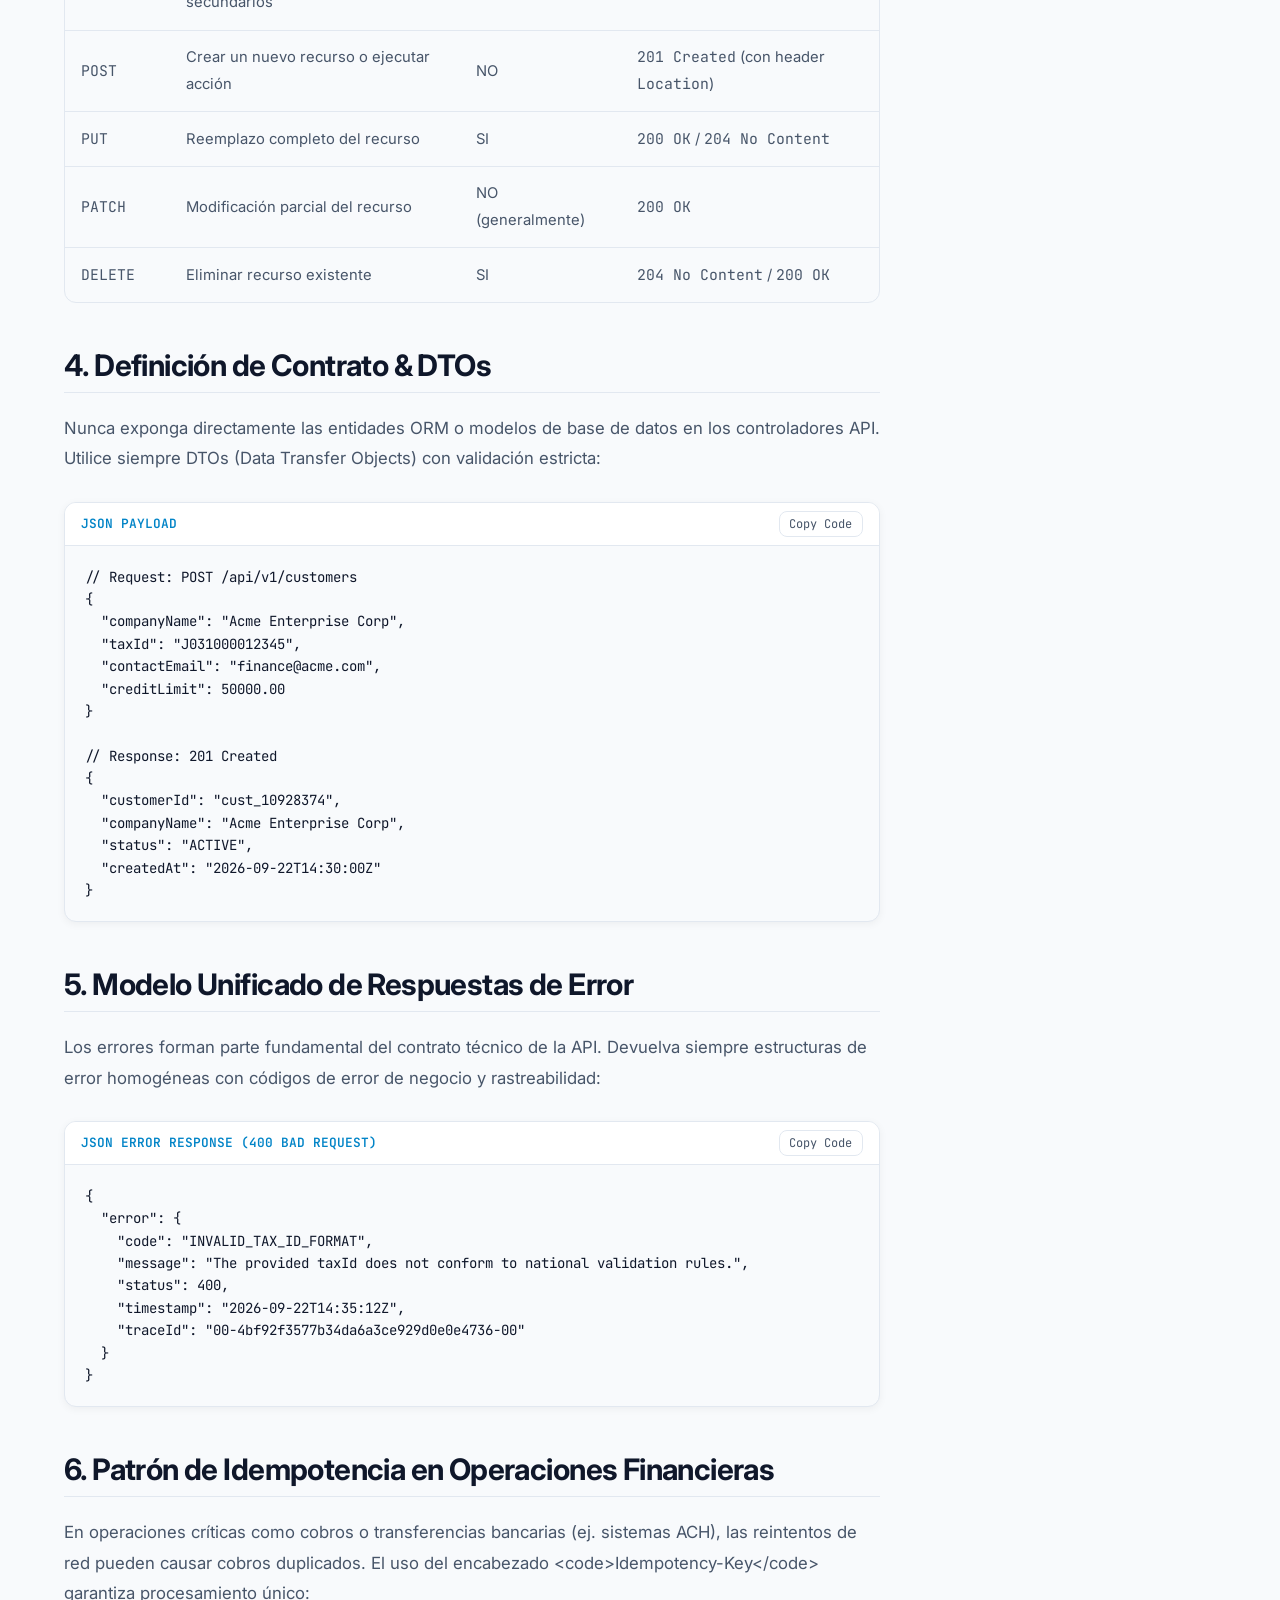
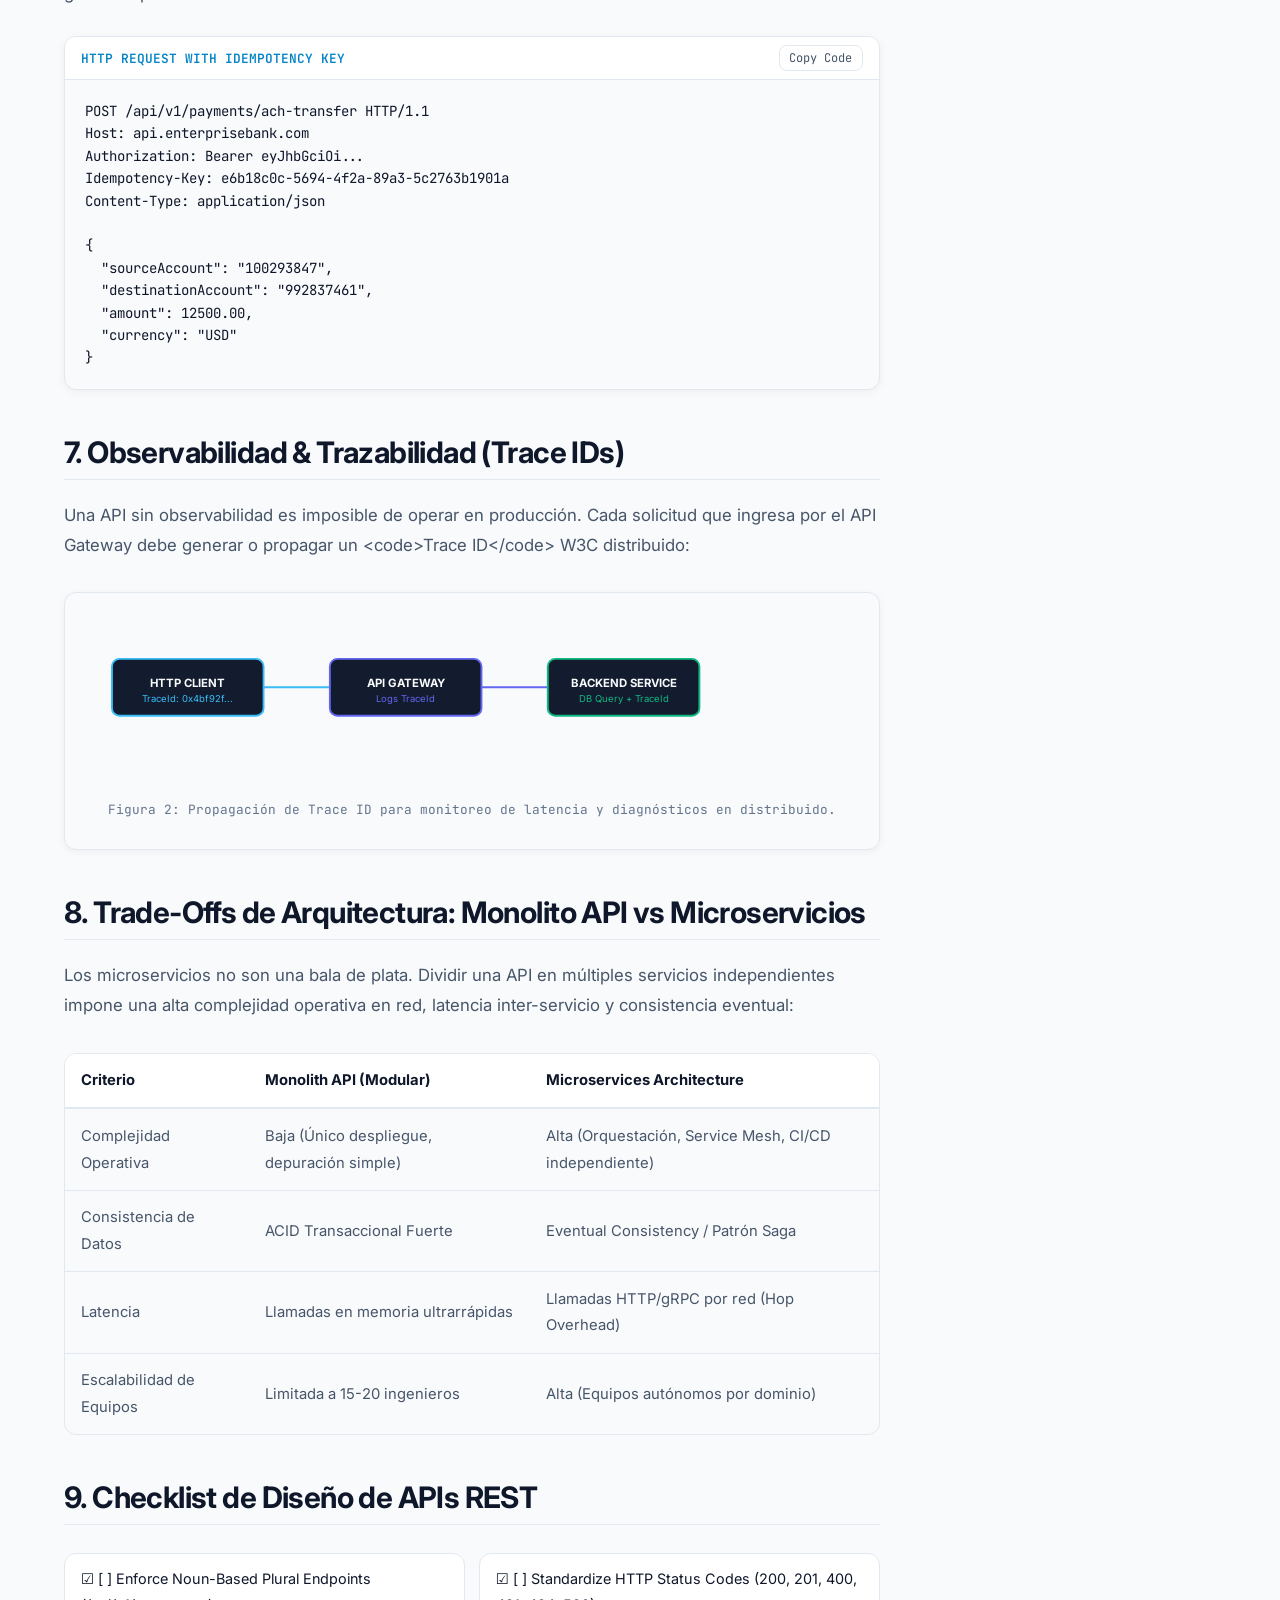
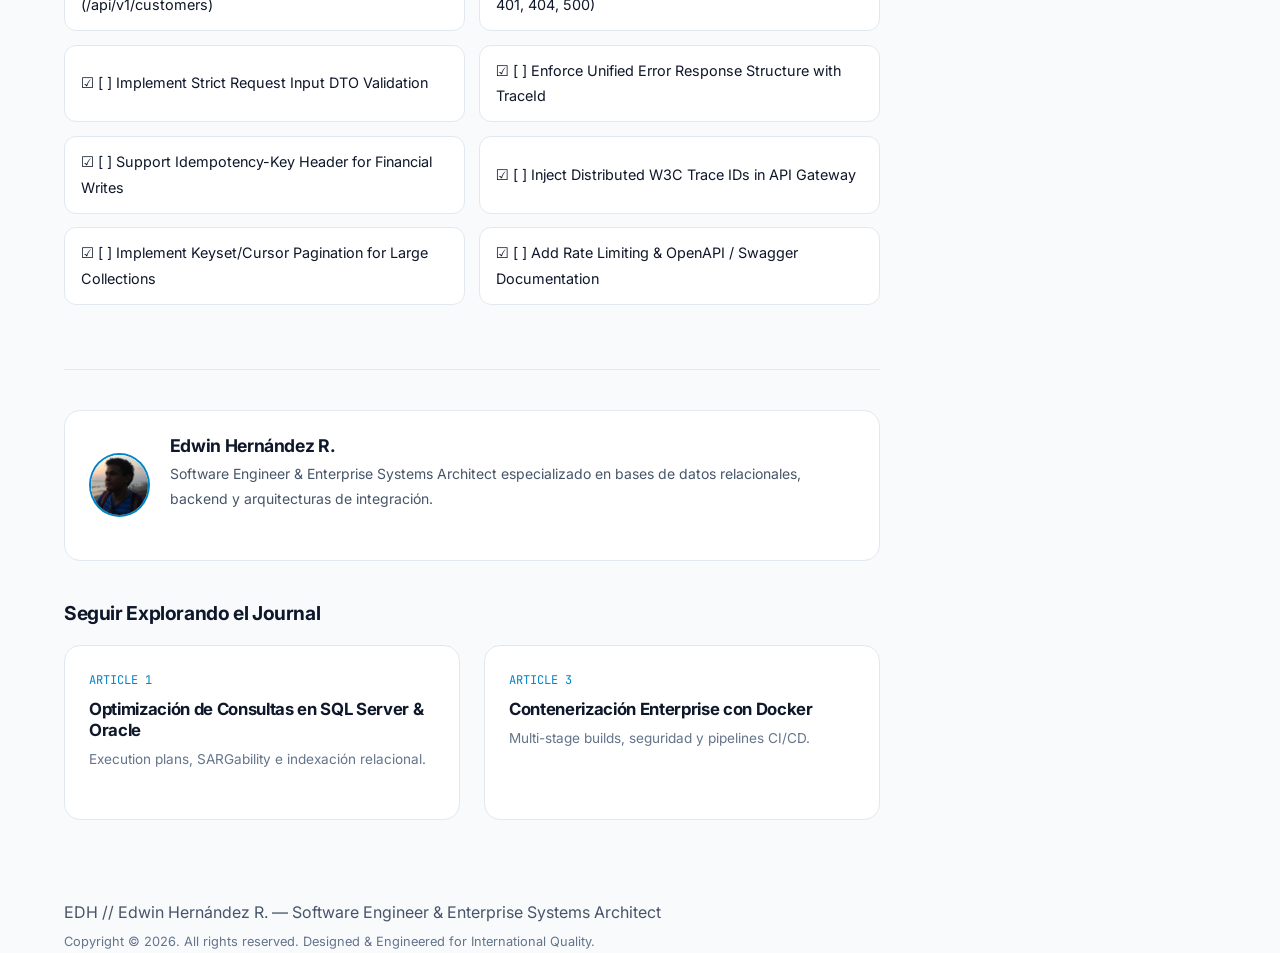
<file: blog/api-design-rest-scalable-maintainable.html>
<!DOCTYPE html>
<html lang="es" data-theme="dark">
<head>
  <meta charset="UTF-8">
  <meta name="viewport" content="width=device-width, initial-scale=1.0">
  <meta http-equiv="X-UA-Compatible" content="ie=edge">
  
  <title>Diseño de APIs REST Escalables y Mantenibles | EDH Engineering Journal</title>
  <meta name="description" content="Guía técnica sobre diseño de APIs REST empresariales, arquitectura de capas, contratos de error, idempotencia, observabilidad y trade-offs entre monolitos y microservicios.">
  <meta name="keywords" content="REST API, API Design, Idempotency, Microservices, System Architecture, JSON, HTTP, API Gateway, Backend Engineer">
  <meta name="author" content="Edwin Hernández (EDH)">
  <link rel="canonical" href="https://edh0210.github.io/blog/api-design-rest-scalable-maintainable.html">

  <link rel="shortcut icon" href="../assets/favicon.ico" type="image/x-icon">
  <link rel="stylesheet" href="../assets/css/main.css">
</head>
<body>

  <!-- HEADER / NAVBAR -->
  <header class="site-header">
    <div class="container navbar">
      <a href="../index.html" class="brand-logo">
        <span>EDH</span>
        <span class="brand-badge">// ARCHITECT</span>
      </a>

      <ul class="nav-menu" id="navMenu">
        <li><a href="../index.html#home" class="nav-link" data-es="Inicio" data-en="Home">Inicio</a></li>
        <li><a href="../index.html#about" class="nav-link" data-es="Perfil" data-en="About">Perfil</a></li>
        <li><a href="../index.html#engineering" class="nav-link" data-es="Capacidades" data-en="Capabilities">Capacidades</a></li>
        <li><a href="../index.html#architecture" class="nav-link" data-es="Arquitectura" data-en="Architecture">Architecture</a></li>
        <li><a href="../index.html#projects" class="nav-link" data-es="Proyectos" data-en="Projects">Proyectos</a></li>
      </ul>

      <div class="nav-actions">
        <div class="lang-dropdown-wrapper" id="langDropdownWrapper">
          <button class="lang-dropdown-btn" id="langDropdownToggle" aria-haspopup="true" aria-expanded="false">
            <svg class="flag-icon" id="currentFlag" viewBox="0 0 640 480" width="18" height="14">
              <rect width="640" height="480" fill="#002b7f"/>
              <rect width="640" height="160" y="160" fill="#fff"/>
            </svg>
            <span id="currentLangText">ES</span>
            <svg width="12" height="12" fill="none" stroke="currentColor" viewBox="0 0 24 24"><path stroke-linecap="round" stroke-linejoin="round" stroke-width="2" d="M19 9l-7 7-7-7"></path></svg>
          </button>
          <div class="lang-dropdown-menu" id="langDropdownMenu">
            <button class="lang-option active" onclick="switchLanguage('es')">
              <svg class="flag-icon" viewBox="0 0 640 480" width="18" height="14"><rect width="640" height="480" fill="#002b7f"/><rect width="640" height="160" y="160" fill="#fff"/></svg>
              <span>Español</span>
            </button>
            <button class="lang-option" onclick="switchLanguage('en')">
              <svg class="flag-icon" viewBox="0 0 640 480" width="18" height="14"><rect width="640" height="480" fill="#bd3d44"/><path stroke="#fff" stroke-width="37" d="M0 55.4h640M0 129.2h640M0 203h640M0 276.9h640M0 350.7h640M0 424.6h640"/><rect width="256" height="258.5" fill="#192f5d"/></svg>
              <span>English</span>
            </button>
          </div>
        </div>

        <button class="theme-toggle" id="themeToggleBtn" aria-label="Theme toggle">
          <svg width="20" height="20" fill="none" stroke="currentColor" viewBox="0 0 24 24"><path stroke-linecap="round" stroke-linejoin="round" stroke-width="2" d="M12 3v1m0 16v1m9-9h-1M4 12H3m15.364 6.364l-.707-.707M6.343 6.343l-.707-.707m12.728 0l-.707.707M6.343 17.657l-.707.707M16 12a4 4 0 11-8 0 4 4 0 018 0z"></path></svg>
        </button>

        <button class="btn btn-secondary btn-sm" onclick="openResumeModal()">CV / Resume</button>
      </div>
    </div>
  </header>

  <main class="article-container">
    <div class="container">
      
      <!-- ARTICLE HERO HEADER -->
      <div class="article-header">
        <div class="article-category">API DESIGN & SOFTWARE ARCHITECTURE</div>
        <h1 class="article-main-title" 
            data-es="Diseño de APIs REST Escalables y Mantenibles" 
            data-en="Designing Scalable & Maintainable REST APIs">
          Diseño de APIs REST Escalables y Mantenibles
        </h1>
        <p class="article-subtitle" 
           data-es="Principios de ingeniería para construir interfaces de integración empresarial capaces de evolucionar durante años sin romper contratos ni degradar el rendimiento."
           data-en="Engineering principles for building enterprise integration APIs designed to evolve for years without breaking contracts or degrading performance.">
          Principios de ingeniería para construir interfaces de integración empresarial capaces de evolucionar durante años sin romper contratos ni degradar el rendimiento.
        </p>

        <div class="article-meta-bar">
          <div class="meta-item">
            <span>👤</span>
            <span>EDH // Edwin Hernández</span>
          </div>
          <div class="meta-item">
            <span>⏱️</span>
            <span>10 min read</span>
          </div>
          <div class="meta-item">
            <span>🏷️</span>
            <span>REST APIs / Microservices / API Gateway</span>
          </div>
        </div>
      </div>

      <!-- ARTICLE GRID (CONTENT + TOC SIDEBAR) -->
      <div class="article-grid">
        <article class="article-content">
          
          <!-- SECTION 1 -->
          <h2 id="intro" data-es="1. El Desafío de la Mantenibilidad en APIs" data-en="1. The Long-Term API Maintainability Challenge">1. El Desafío de la Mantenibilidad en APIs</h2>
          <p data-es="Una API REST que funciona perfectamente en el día 1 puede convertirse en una pesadilla arquitectónica 2 años después. El diseño apresurado de endpoints sin un modelo claro de dominios, contratos de error o estrategias de versionamiento conduce inexorablemente al acoplamiento rígido y a fallas en producción al intentar evolucionar el sistema."
             data-en="A REST API that operates seamlessly on day one can devolve into an architectural nightmare two years later. Hasty endpoint design without domain boundaries, error contracts, or versioning leads to coupling and production failures during system evolution.">
            Una API REST que funciona perfectamente en el día 1 puede convertirse en una pesadilla arquitectónica 2 años después. El diseño apresurado de endpoints sin un modelo claro de dominios, contratos de error o estrategias de versionamiento conduce inexorablemente al acoplamiento rígido y a fallas en producción al intentar evolucionar el sistema.
          </p>

          <!-- SECTION 2 -->
          <h2 id="architecture" data-es="2. Arquitectura de Capas de una API Empresarial" data-en="2. Layered Enterprise API Architecture">2. Arquitectura de Capas de una API Empresarial</h2>
          <p data-es="Para garantizar el desacoplamiento entre las solicitudes HTTP y la persistencia de datos, la API debe organizarse en capas con límites bien definidos:"
             data-en="To ensure separation of concerns between HTTP payloads and database persistence, the API must be structured into distinct layers:">
            Para garantizar el desacoplamiento entre las solicitudes HTTP y la persistencia de datos, la API debe organizarse en capas con límites bien definidos:
          </p>

          <!-- SVG DIAGRAM: API ARCHITECTURE LAYERS -->
          <div class="diagram-box">
            <svg viewBox="0 0 800 240" xmlns="http://www.w3.org/2000/svg">
              <rect x="20" y="20" width="760" height="40" rx="6" fill="#1e293b" stroke="#38bdf8" stroke-width="1.5"/>
              <text x="400" y="45" fill="#38bdf8" font-size="13" font-weight="bold" text-anchor="middle">API GATEWAY / INGRESS (SSL, Rate Limiting, JWT Auth)</text>

              <path d="M 400 60 L 400 80" stroke="#38bdf8" stroke-width="2"/>

              <rect x="50" y="85" width="700" height="40" rx="6" fill="#131b2e" stroke="#6366f1" stroke-width="1.5"/>
              <text x="400" y="110" fill="#f8fafc" font-size="13" font-weight="bold" text-anchor="middle">CONTROLLER LAYER (REST Routing, Validation, DTO Mapping)</text>

              <path d="M 400 125 L 400 145" stroke="#6366f1" stroke-width="2"/>

              <rect x="80" y="150" width="640" height="40" rx="6" fill="#131b2e" stroke="#10b981" stroke-width="1.5"/>
              <text x="400" y="175" fill="#f8fafc" font-size="13" font-weight="bold" text-anchor="middle">DOMAIN SERVICE LAYER (Business Rules, Transactions, Events)</text>

              <path d="M 400 190 L 400 205" stroke="#10b981" stroke-width="2"/>

              <rect x="150" y="205" width="500" height="30" rx="6" fill="#0b0f17" stroke="#94a3b8" stroke-width="1.5"/>
              <text x="400" y="225" fill="#94a3b8" font-size="12" font-weight="bold" text-anchor="middle">DATA REPOSITORY & PERSISTENCE (SQL Server, Oracle, External Services)</text>
            </svg>
            <div class="diagram-caption" data-es="Figura 1: Arquitectura de capas desacoplada para APIs empresariales." data-en="Figure 1: Decoupled multi-layered enterprise REST API architecture.">
              Figura 1: Arquitectura de capas desacoplada para APIs empresariales.
            </div>
          </div>

          <!-- SECTION 3 -->
          <h2 id="semantics" data-es="3. Semántica HTTP & Recursos REST" data-en="3. HTTP Semantics & REST Resources">3. Semántica HTTP & Recursos REST</h2>
          <p data-es="Los endpoints deben diseñarse orientados a recursos (sustantivos en plural) y utilizar los verbos HTTP de manera idempotente y consistente con el estándar RFC 7231:"
             data-en="Endpoints must be resource-oriented (plural nouns) and utilize HTTP verbs consistently according to RFC 7231 idempotency guarantees:">
            Los endpoints deben diseñarse orientados a recursos (sustantivos en plural) y utilizar los verbos HTTP de manera idempotente y consistente con el estándar RFC 7231:
          </p>

          <div class="article-table-container">
            <table class="article-table">
              <thead>
                <tr>
                  <th>HTTP Verb</th>
                  <th data-es="Operación / Propósito" data-en="Operation / Purpose">Operación / Propósito</th>
                  <th data-es="Idempotente" data-en="Idempotent">Idempotente</th>
                  <th data-es="Código HTTP Esperado" data-en="Expected Status Code">Código HTTP Esperado</th>
                </tr>
              </thead>
              <tbody>
                <tr>
                  <td><code>GET</code></td>
                  <td>Obtener recurso(s) sin efectos secundarios</td>
                  <td>SI</td>
                  <td><code>200 OK</code> / <code>404 Not Found</code></td>
                </tr>
                <tr>
                  <td><code>POST</code></td>
                  <td>Crear un nuevo recurso o ejecutar acción</td>
                  <td>NO</td>
                  <td><code>201 Created</code> (con header <code>Location</code>)</td>
                </tr>
                <tr>
                  <td><code>PUT</code></td>
                  <td>Reemplazo completo del recurso</td>
                  <td>SI</td>
                  <td><code>200 OK</code> / <code>204 No Content</code></td>
                </tr>
                <tr>
                  <td><code>PATCH</code></td>
                  <td>Modificación parcial del recurso</td>
                  <td>NO (generalmente)</td>
                  <td><code>200 OK</code></td>
                </tr>
                <tr>
                  <td><code>DELETE</code></td>
                  <td>Eliminar recurso existente</td>
                  <td>SI</td>
                  <td><code>204 No Content</code> / <code>200 OK</code></td>
                </tr>
              </tbody>
            </table>
          </div>

          <!-- SECTION 4 -->
          <h2 id="contract" data-es="4. Definición de Contrato & DTOs" data-en="4. Contract Definition & Strict DTOs">4. Definición de Contrato & DTOs</h2>
          <p data-es="Nunca exponga directamente las entidades ORM o modelos de base de datos en los controladores API. Utilice siempre DTOs (Data Transfer Objects) con validación estricta:"
             data-en="Never expose ORM entities directly in API controllers. Always enforce strict Data Transfer Objects (DTOs) with field validation:">
            Nunca exponga directamente las entidades ORM o modelos de base de datos en los controladores API. Utilice siempre DTOs (Data Transfer Objects) con validación estricta:
          </p>

          <div class="code-block-wrapper">
            <div class="code-header">
              <span class="code-lang">JSON Payload</span>
              <button class="btn-copy-code" onclick="copyCode(this)">Copy Code</button>
            </div>
            <pre><code>// Request: POST /api/v1/customers
{
  "companyName": "Acme Enterprise Corp",
  "taxId": "J031000012345",
  "contactEmail": "finance@acme.com",
  "creditLimit": 50000.00
}

// Response: 201 Created
{
  "customerId": "cust_10928374",
  "companyName": "Acme Enterprise Corp",
  "status": "ACTIVE",
  "createdAt": "2026-09-22T14:30:00Z"
}</code></pre>
          </div>

          <!-- SECTION 5 -->
          <h2 id="error-model" data-es="5. Modelo Unificado de Respuestas de Error" data-en="5. Unified Error Response Model">5. Modelo Unificado de Respuestas de Error</h2>
          <p data-es="Los errores forman parte fundamental del contrato técnico de la API. Devuelva siempre estructuras de error homogéneas con códigos de error de negocio y rastreabilidad:"
             data-en="Error payloads are a critical component of the API contract. Always return standardized JSON error structures with business error codes and trace identifiers:">
            Los errores forman parte fundamental del contrato técnico de la API. Devuelva siempre estructuras de error homogéneas con códigos de error de negocio y rastreabilidad:
          </p>

          <div class="code-block-wrapper">
            <div class="code-header">
              <span class="code-lang">JSON Error Response (400 Bad Request)</span>
              <button class="btn-copy-code" onclick="copyCode(this)">Copy Code</button>
            </div>
            <pre><code>{
  "error": {
    "code": "INVALID_TAX_ID_FORMAT",
    "message": "The provided taxId does not conform to national validation rules.",
    "status": 400,
    "timestamp": "2026-09-22T14:35:12Z",
    "traceId": "00-4bf92f3577b34da6a3ce929d0e0e4736-00"
  }
}</code></pre>
          </div>

          <!-- SECTION 6 -->
          <h2 id="idempotency" data-es="6. Patrón de Idempotencia en Operaciones Financieras" data-en="6. Idempotency Pattern in Financial Operations">6. Patrón de Idempotencia en Operaciones Financieras</h2>
          <p data-es="En operaciones críticas como cobros o transferencias bancarias (ej. sistemas ACH), las reintentos de red pueden causar cobros duplicados. El uso del encabezado <code>Idempotency-Key</code> garantiza procesamiento único:"
             data-en="In critical operations like interbank ACH payments, network retries can trigger duplicate charges. The <code>Idempotency-Key</code> header pattern guarantees single execution:">
            En operaciones críticas como cobros o transferencias bancarias (ej. sistemas ACH), las reintentos de red pueden causar cobros duplicados. El uso del encabezado <code>Idempotency-Key</code> garantiza procesamiento único:
          </p>

          <div class="code-block-wrapper">
            <div class="code-header">
              <span class="code-lang">HTTP Request with Idempotency Key</span>
              <button class="btn-copy-code" onclick="copyCode(this)">Copy Code</button>
            </div>
            <pre><code>POST /api/v1/payments/ach-transfer HTTP/1.1
Host: api.enterprisebank.com
Authorization: Bearer eyJhbGciOi...
Idempotency-Key: e6b18c0c-5694-4f2a-89a3-5c2763b1901a
Content-Type: application/json

{
  "sourceAccount": "100293847",
  "destinationAccount": "992837461",
  "amount": 12500.00,
  "currency": "USD"
}</code></pre>
          </div>

          <!-- SECTION 7 -->
          <h2 id="observability" data-es="7. Observabilidad & Trazabilidad (Trace IDs)" data-en="7. API Observability & Trace ID Propagation">7. Observabilidad & Trazabilidad (Trace IDs)</h2>
          <p data-es="Una API sin observabilidad es imposible de operar en producción. Cada solicitud que ingresa por el API Gateway debe generar o propagar un <code>Trace ID</code> W3C distribuido:"
             data-en="An API lacking observability cannot be operated reliably. Every inbound request passing the API Gateway must inject or propagate a distributed W3C <code>Trace ID</code>:">
            Una API sin observabilidad es imposible de operar en producción. Cada solicitud que ingresa por el API Gateway debe generar o propagar un <code>Trace ID</code> W3C distribuido:
          </p>

          <!-- SVG DIAGRAM: TRACE ID PROPAGATION -->
          <div class="diagram-box">
            <svg viewBox="0 0 800 160" xmlns="http://www.w3.org/2000/svg">
              <rect x="20" y="40" width="160" height="60" rx="8" fill="#131b2e" stroke="#38bdf8" stroke-width="2"/>
              <text x="100" y="70" fill="#f8fafc" font-size="12" font-weight="bold" text-anchor="middle">HTTP CLIENT</text>
              <text x="100" y="85" fill="#38bdf8" font-size="10" text-anchor="middle">TraceId: 0x4bf92f...</text>

              <path d="M 180 70 L 250 70" stroke="#38bdf8" stroke-width="2"/>

              <rect x="250" y="40" width="160" height="60" rx="8" fill="#131b2e" stroke="#6366f1" stroke-width="2"/>
              <text x="330" y="70" fill="#f8fafc" font-size="12" font-weight="bold" text-anchor="middle">API GATEWAY</text>
              <text x="330" y="85" fill="#6366f1" font-size="10" text-anchor="middle">Logs TraceId</text>

              <path d="M 410 70 L 480 70" stroke="#6366f1" stroke-width="2"/>

              <rect x="480" y="40" width="160" height="60" rx="8" fill="#131b2e" stroke="#10b981" stroke-width="2"/>
              <text x="560" y="70" fill="#f8fafc" font-size="12" font-weight="bold" text-anchor="middle">BACKEND SERVICE</text>
              <text x="560" y="85" fill="#10b981" font-size="10" text-anchor="middle">DB Query + TraceId</text>
            </svg>
            <div class="diagram-caption" data-es="Figura 2: Propagación de Trace ID para monitoreo de latencia y diagnósticos en distribuido." data-en="Figure 2: Distributed Trace ID propagation for end-to-end telemetry and debugging.">
              Figura 2: Propagación de Trace ID para monitoreo de latencia y diagnósticos en distribuido.
            </div>
          </div>

          <!-- SECTION 8 -->
          <h2 id="tradeoffs" data-es="8. Trade-Offs de Arquitectura: Monolito API vs Microservicios" data-en="8. Architecture Trade-Offs: Monolith API vs Microservices">8. Trade-Offs de Arquitectura: Monolito API vs Microservicios</h2>
          <p data-es="Los microservicios no son una bala de plata. Dividir una API en múltiples servicios independientes impone una alta complejidad operativa en red, latencia inter-servicio y consistencia eventual:"
             data-en="Microservices are not a universal solution. Decomposing a system introduces network complexity, inter-service latency, and eventual consistency challenges:">
            Los microservicios no son una bala de plata. Dividir una API en múltiples servicios independientes impone una alta complejidad operativa en red, latencia inter-servicio y consistencia eventual:
          </p>

          <div class="article-table-container">
            <table class="article-table">
              <thead>
                <tr>
                  <th data-es="Criterio" data-en="Criterion">Criterio</th>
                  <th>Monolith API (Modular)</th>
                  <th>Microservices Architecture</th>
                </tr>
              </thead>
              <tbody>
                <tr>
                  <td data-es="Complejidad Operativa" data-en="Operational Complexity">Complejidad Operativa</td>
                  <td>Baja (Único despliegue, depuración simple)</td>
                  <td>Alta (Orquestación, Service Mesh, CI/CD independiente)</td>
                </tr>
                <tr>
                  <td data-es="Consistencia de Datos" data-en="Data Consistency">Consistencia de Datos</td>
                  <td>ACID Transaccional Fuerte</td>
                  <td>Eventual Consistency / Patrón Saga</td>
                </tr>
                <tr>
                  <td data-es="Latencia" data-en="Network Latency">Latencia</td>
                  <td>Llamadas en memoria ultrarrápidas</td>
                  <td>Llamadas HTTP/gRPC por red (Hop Overhead)</td>
                </tr>
                <tr>
                  <td data-es="Escalabilidad de Equipos" data-en="Team Scalability">Escalabilidad de Equipos</td>
                  <td>Limitada a 15-20 ingenieros</td>
                  <td>Alta (Equipos autónomos por dominio)</td>
                </tr>
              </tbody>
            </table>
          </div>

          <!-- SECTION 9 -->
          <h2 id="checklist" data-es="9. Checklist de Diseño de APIs REST" data-en="9. REST API Design Checklist">9. Checklist de Diseño de APIs REST</h2>
          <div class="checklist-grid">
            <div class="checklist-item">☑ [ ] Enforce Noun-Based Plural Endpoints (/api/v1/customers)</div>
            <div class="checklist-item">☑ [ ] Standardize HTTP Status Codes (200, 201, 400, 401, 404, 500)</div>
            <div class="checklist-item">☑ [ ] Implement Strict Request Input DTO Validation</div>
            <div class="checklist-item">☑ [ ] Enforce Unified Error Response Structure with TraceId</div>
            <div class="checklist-item">☑ [ ] Support Idempotency-Key Header for Financial Writes</div>
            <div class="checklist-item">☑ [ ] Inject Distributed W3C Trace IDs in API Gateway</div>
            <div class="checklist-item">☑ [ ] Implement Keyset/Cursor Pagination for Large Collections</div>
            <div class="checklist-item">☑ [ ] Add Rate Limiting & OpenAPI / Swagger Documentation</div>
          </div>

          <!-- FOOTER & CROSS LINKING -->
          <div class="article-footer-box">
            <div class="author-card">
              <img src="../assets/img/person.jpg" alt="Edwin Hernández" class="author-img">
              <div>
                <h4 style="font-size:1.1rem; margin-bottom:0.25rem;">Edwin Hernández R.</h4>
                <p style="font-size:0.875rem; color:var(--text-secondary);"
                   data-es="Software Engineer & Enterprise Systems Architect especializado en bases de datos relacionales, backend y arquitecturas de integración."
                   data-en="Software Engineer & Enterprise Systems Architect specialized in relational databases, backend services, and integration systems.">
                  Software Engineer & Enterprise Systems Architect especializado en bases de datos relacionales, backend y arquitecturas de integración.
                </p>
              </div>
            </div>

            <h3 style="font-size:1.2rem; margin-bottom:1.25rem;" data-es="Seguir Explorando el Journal" data-en="Continue Exploring the Journal">Seguir Explorando el Journal</h3>
            <div class="cross-nav-grid">
              <a href="database-tuning-sql-server-oracle.html" class="cross-nav-card">
                <div style="font-family:var(--font-mono); font-size:0.75rem; color:var(--accent-cyan); margin-bottom:0.5rem;">ARTICLE 1</div>
                <h4 style="font-size:1.05rem; margin-bottom:0.35rem;" data-es="Optimización de Consultas en SQL Server & Oracle" data-en="Query Tuning in SQL Server & Oracle">Optimización de Consultas en SQL Server & Oracle</h4>
                <p style="font-size:0.85rem; color:var(--text-muted);" data-es="Execution plans, SARGability e indexación relacional." data-en="Execution plans, SARGability, and indexing.">Execution plans, SARGability e indexación relacional.</p>
              </a>

              <a href="docker-enterprise-containerization.html" class="cross-nav-card">
                <div style="font-family:var(--font-mono); font-size:0.75rem; color:var(--accent-cyan); margin-bottom:0.5rem;">ARTICLE 3</div>
                <h4 style="font-size:1.05rem; margin-bottom:0.35rem;" data-es="Contenerización Enterprise con Docker" data-en="Enterprise Containerization with Docker">Contenerización Enterprise con Docker</h4>
                <p style="font-size:0.85rem; color:var(--text-muted);" data-es="Multi-stage builds, seguridad y pipelines CI/CD." data-en="Multi-stage builds, security, and CI/CD pipelines.">Multi-stage builds, seguridad y pipelines CI/CD.</p>
              </a>
            </div>
          </div>

        </article>

        <!-- STICKY TABLE OF CONTENTS SIDEBAR -->
        <aside class="toc-sidebar">
          <div class="toc-header-title">
            <span>📌</span>
            <span data-es="Contenido del Artículo" data-en="Table of Contents">Contenido del Artículo</span>
          </div>
          <ul class="toc-list">
            <li><a href="#intro" class="toc-link" data-es="1. Mantenibilidad de APIs" data-en="1. API Maintainability">1. Mantenibilidad de APIs</a></li>
            <li><a href="#architecture" class="toc-link" data-es="2. Arquitectura de Capas" data-en="2. Layered Architecture">2. Arquitectura de Capas</a></li>
            <li><a href="#semantics" class="toc-link" data-es="3. Semántica HTTP" data-en="3. HTTP Semantics">3. Semántica HTTP</a></li>
            <li><a href="#contract" class="toc-link" data-es="4. Contratos & DTOs" data-en="4. Contracts & DTOs">4. Contratos & DTOs</a></li>
            <li><a href="#error-model" class="toc-link" data-es="5. Respuestas de Error" data-en="5. Error Model">5. Respuestas de Error</a></li>
            <li><a href="#idempotency" class="toc-link" data-es="6. Idempotencia" data-en="6. Idempotency Pattern">6. Idempotencia</a></li>
            <li><a href="#observability" class="toc-link" data-es="7. Observabilidad Trace ID" data-en="7. Observability & Tracing">7. Observabilidad Trace ID</a></li>
            <li><a href="#tradeoffs" class="toc-link" data-es="8. Trade-Offs Monolito vs Micro" data-en="8. Monolith vs Microservices">8. Trade-Offs Monolito vs Micro</a></li>
            <li><a href="#checklist" class="toc-link" data-es="9. Checklist REST API" data-en="9. REST API Checklist">9. Checklist REST API</a></li>
          </ul>
        </aside>
      </div>

    </div>
  </main>

  <footer class="site-footer">
    <div class="container">
      <p>EDH // Edwin Hernández R. — Software Engineer & Enterprise Systems Architect</p>
      <p style="margin-top:0.4rem; font-size:0.8rem; color:var(--text-muted);">
        Copyright &copy; 2026. All rights reserved. Designed & Engineered for International Quality.
      </p>
    </div>
  </footer>

  <script src="../assets/js/main.js"></script>
</body>
</html>
</file>
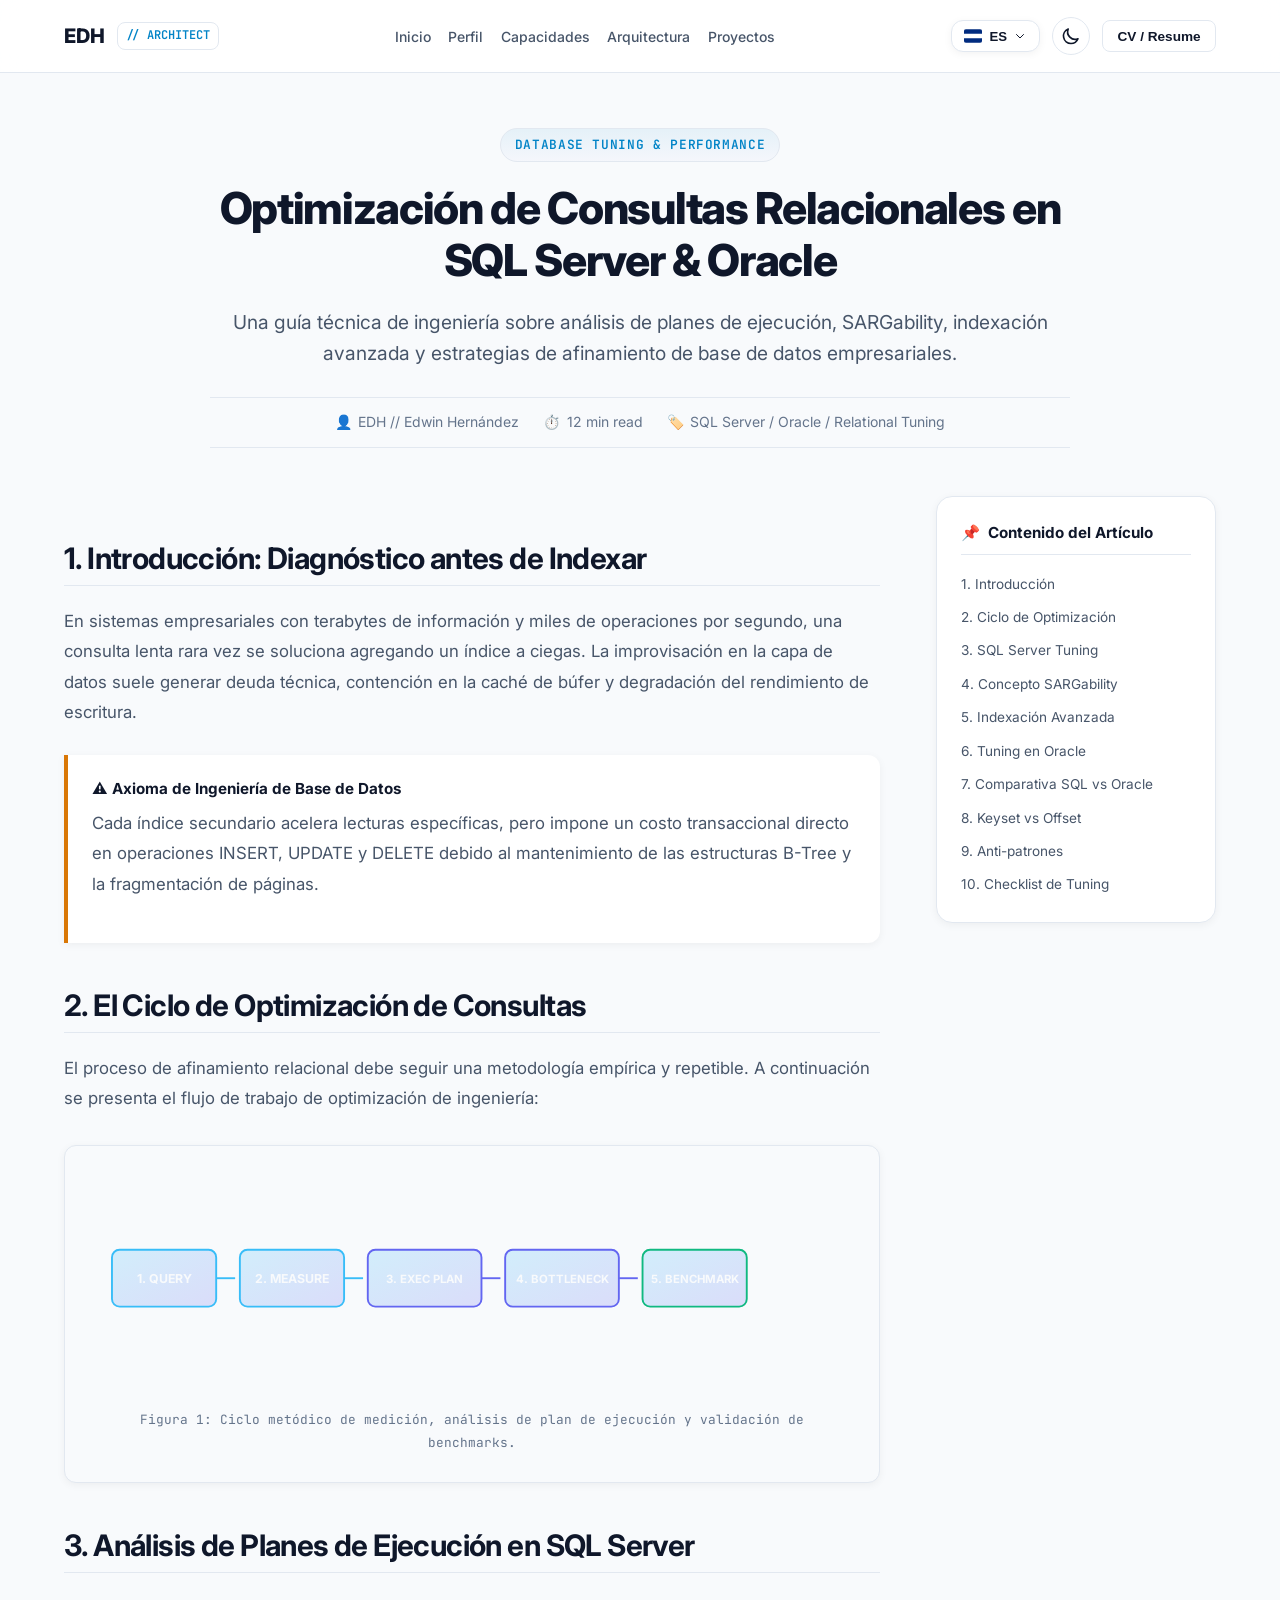
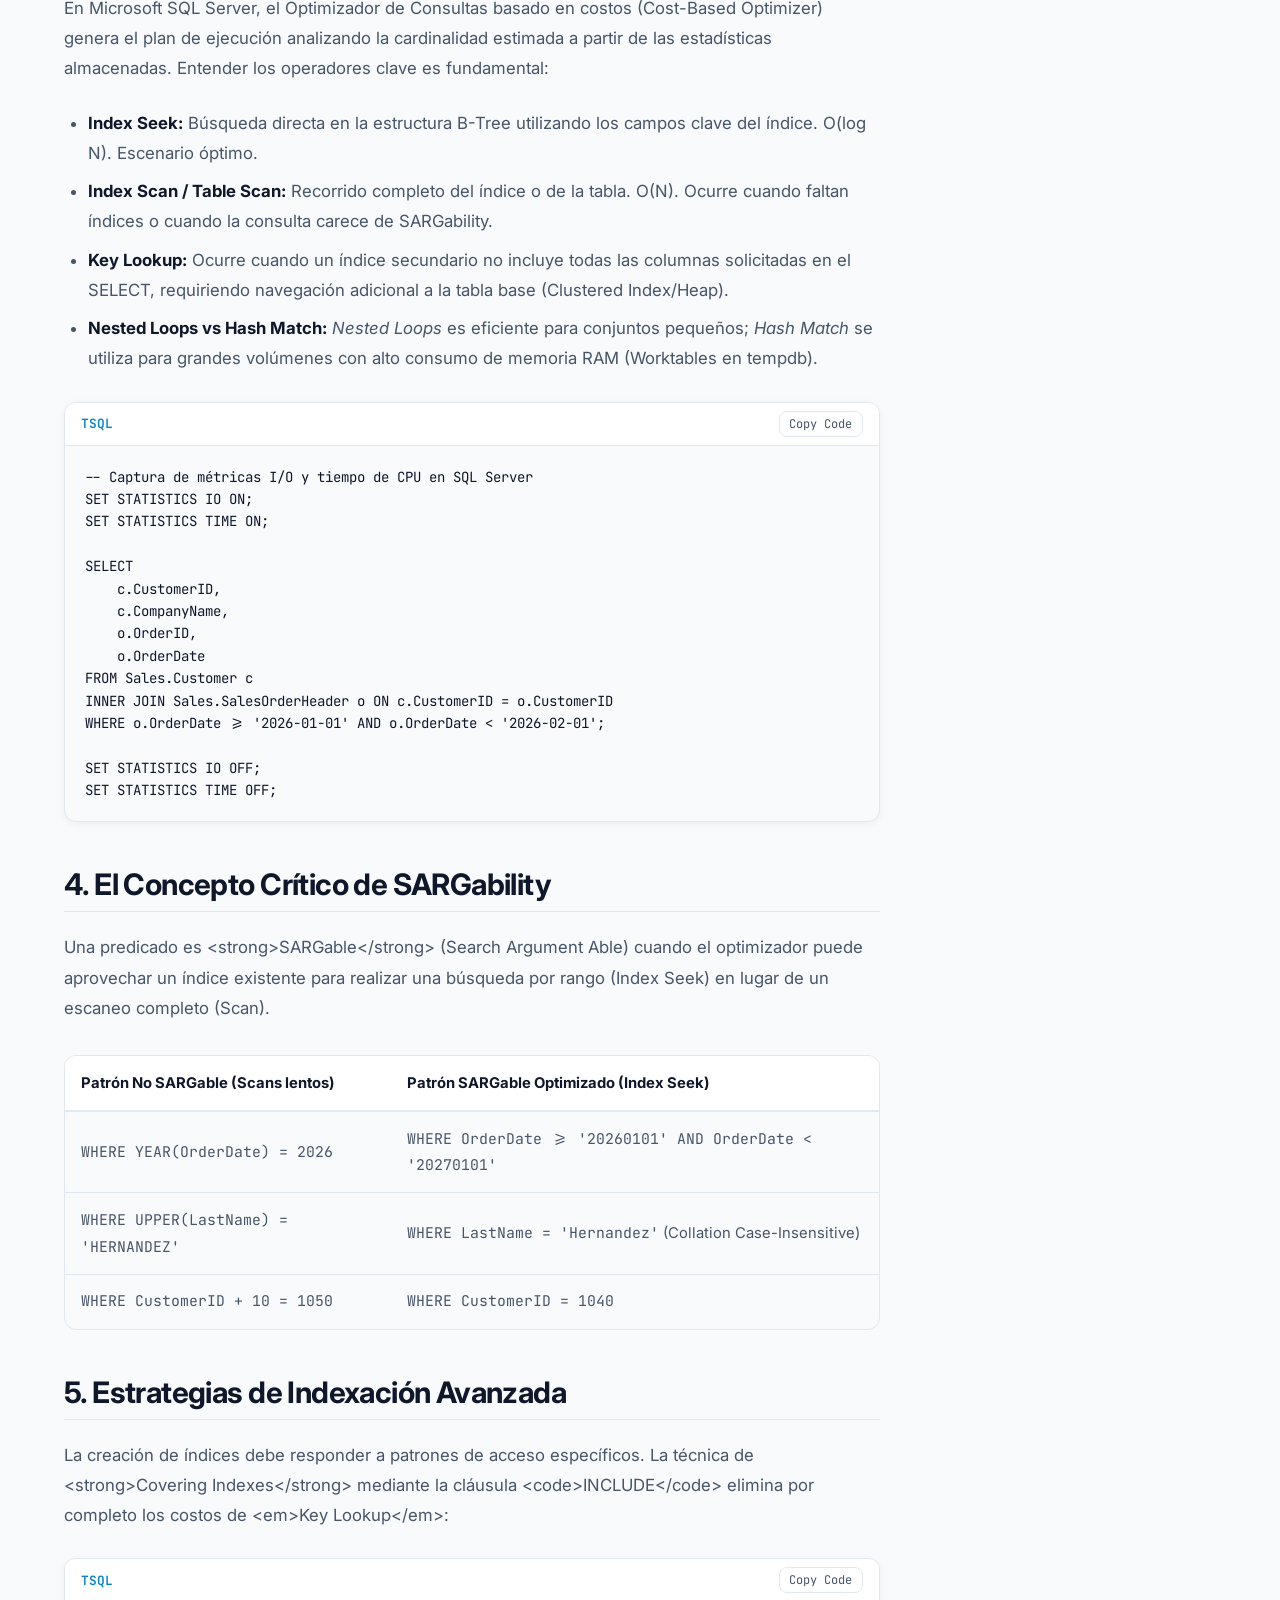
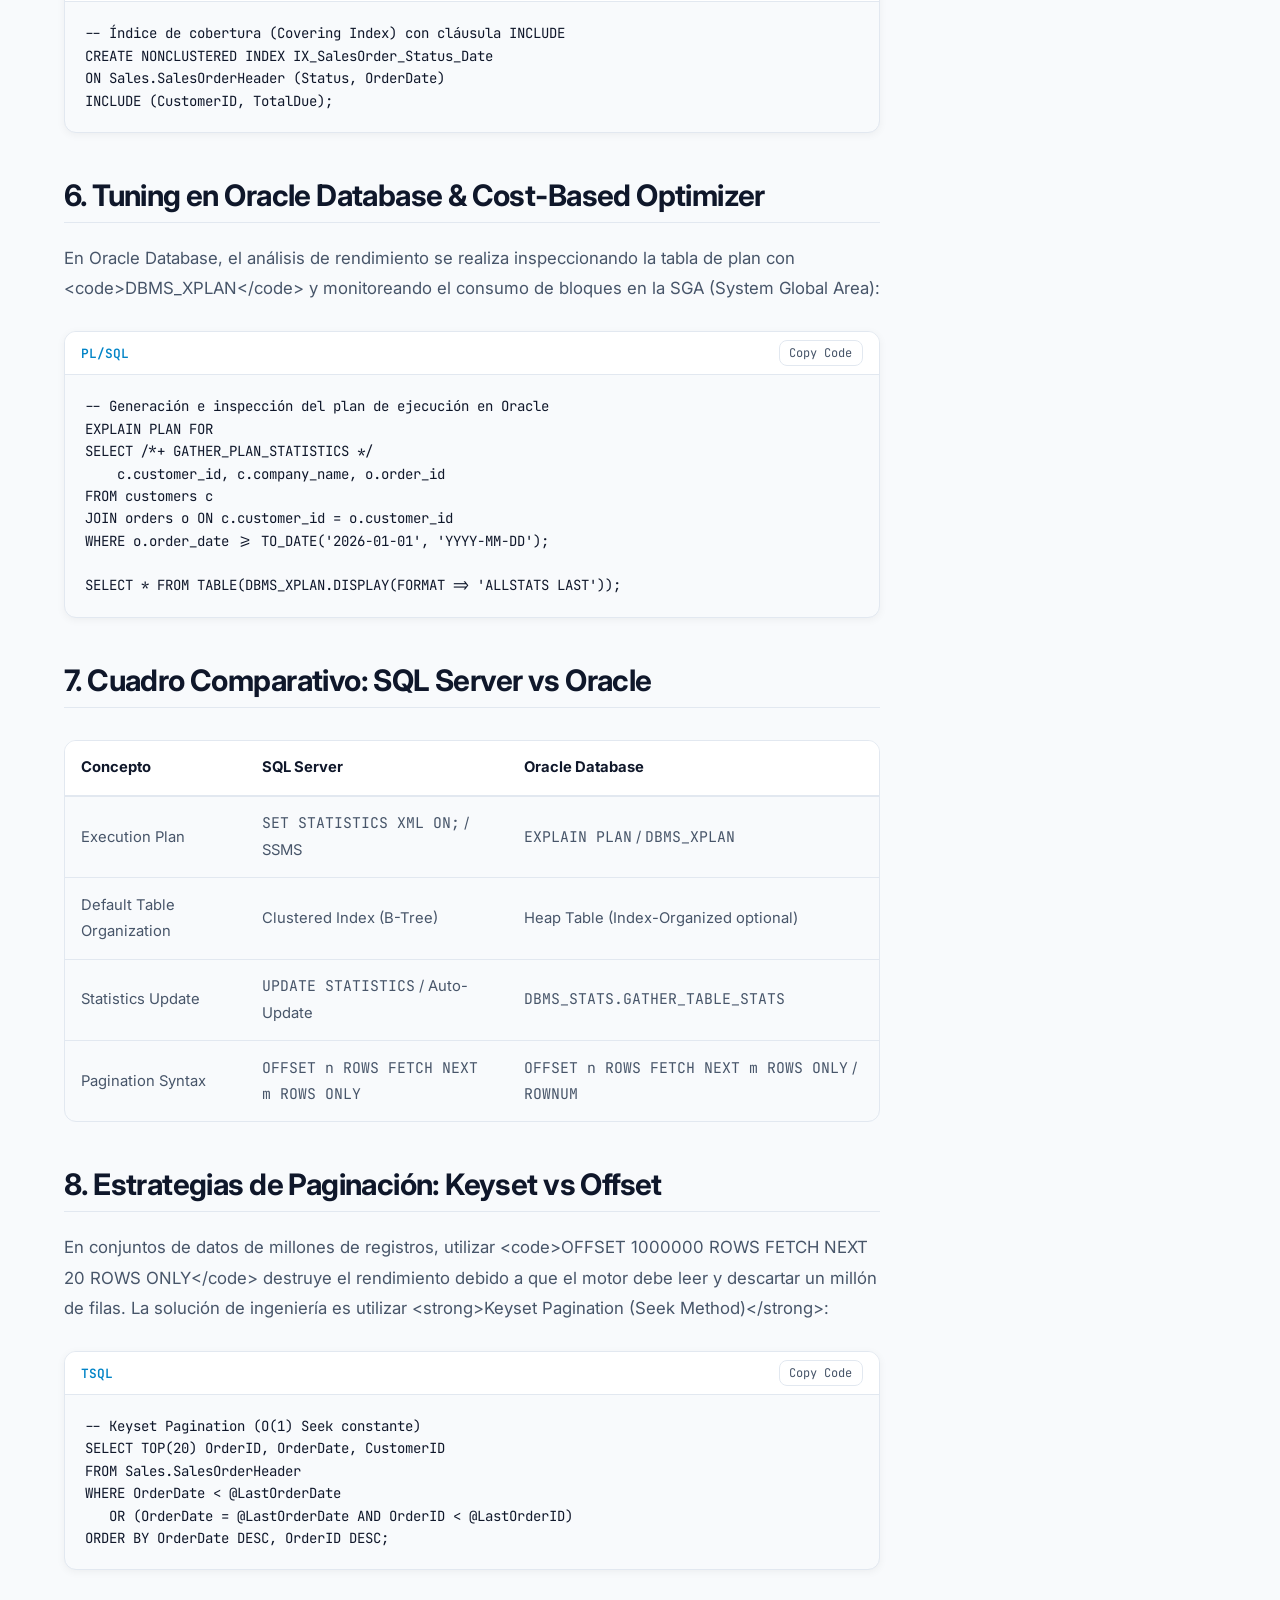
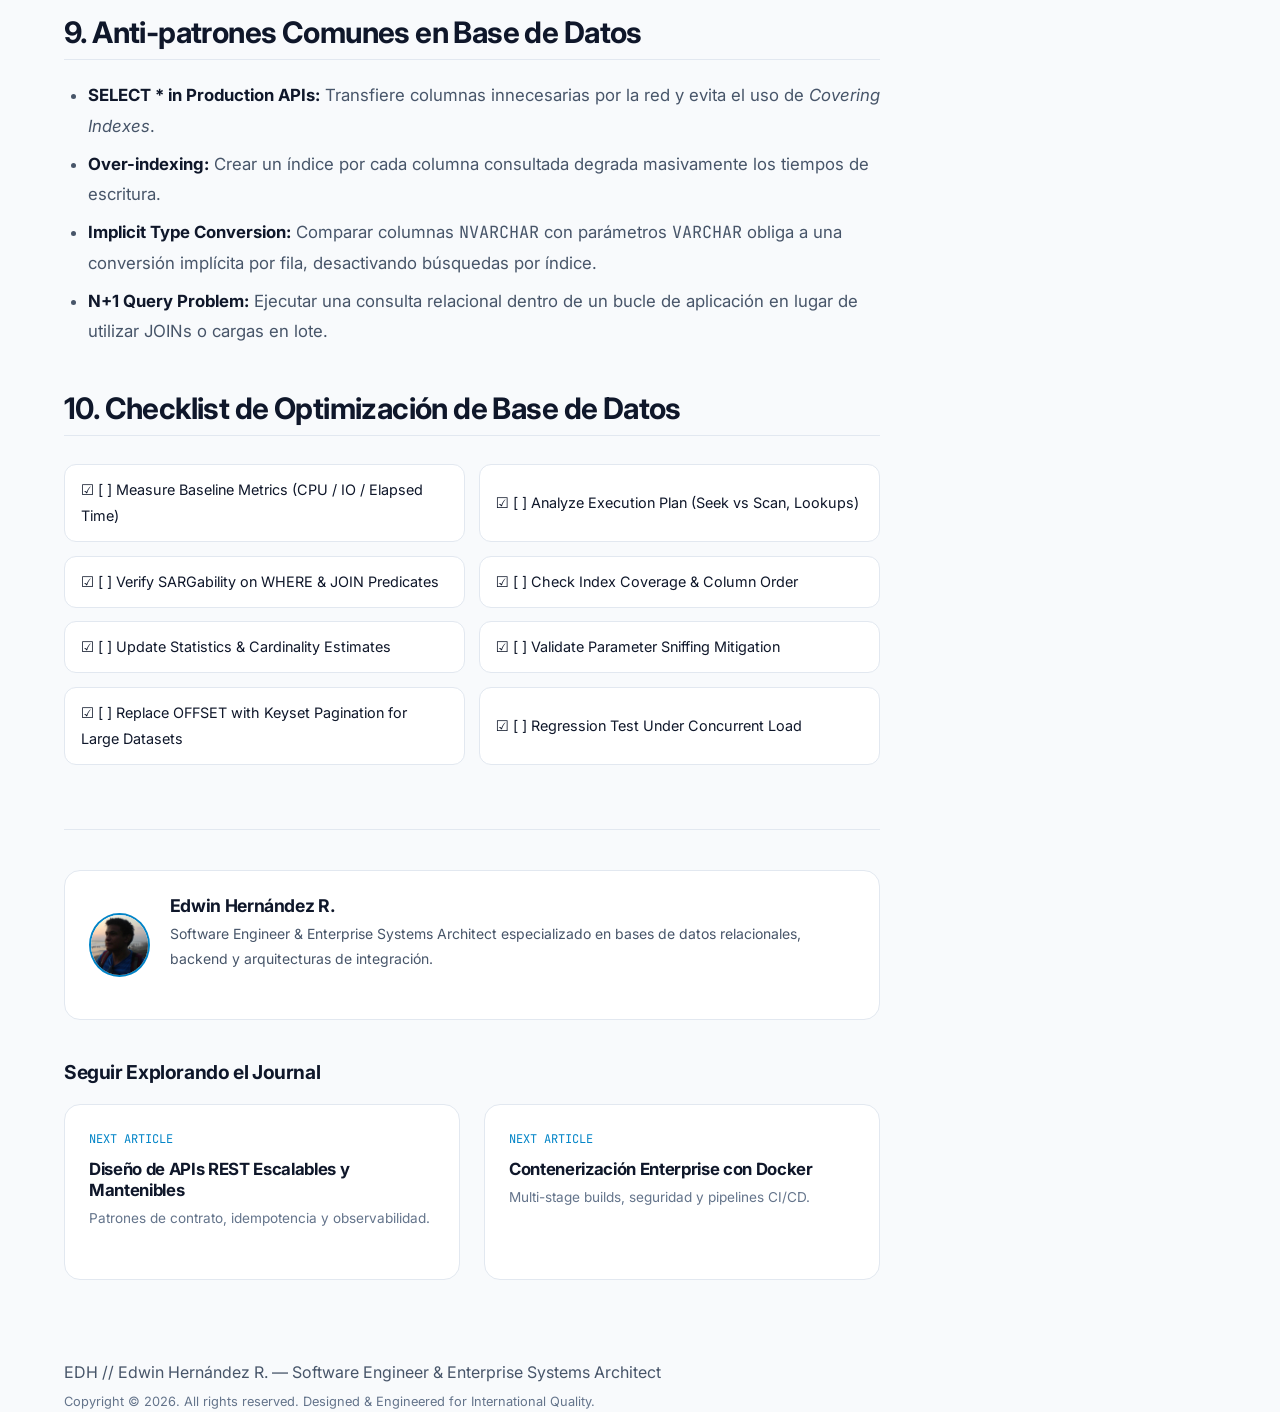
<file: blog/database-tuning-sql-server-oracle.html>
<!DOCTYPE html>
<html lang="es" data-theme="dark">
<head>
  <meta charset="UTF-8">
  <meta name="viewport" content="width=device-width, initial-scale=1.0">
  <meta http-equiv="X-UA-Compatible" content="ie=edge">
  
  <title>Optimización de Consultas Relacionales en SQL Server & Oracle | EDH Engineering Journal</title>
  <meta name="description" content="Guía técnica de ingeniería sobre optimización de bases de datos relacionales, análisis de execution plans, SARGability, indexación y comparación SQL Server vs Oracle.">
  <meta name="keywords" content="SQL Server, Oracle, Database Tuning, Execution Plan, Indexing, SARGability, Performance, Database Engineer">
  <meta name="author" content="Edwin Hernández (EDH)">
  <link rel="canonical" href="https://edh0210.github.io/blog/database-tuning-sql-server-oracle.html">

  <link rel="shortcut icon" href="../assets/favicon.ico" type="image/x-icon">
  <link rel="stylesheet" href="../assets/css/main.css">
</head>
<body>

  <!-- HEADER / NAVBAR -->
  <header class="site-header">
    <div class="container navbar">
      <a href="../index.html" class="brand-logo">
        <span>EDH</span>
        <span class="brand-badge">// ARCHITECT</span>
      </a>

      <ul class="nav-menu" id="navMenu">
        <li><a href="../index.html#home" class="nav-link" data-es="Inicio" data-en="Home">Inicio</a></li>
        <li><a href="../index.html#about" class="nav-link" data-es="Perfil" data-en="About">Perfil</a></li>
        <li><a href="../index.html#engineering" class="nav-link" data-es="Capacidades" data-en="Capabilities">Capacidades</a></li>
        <li><a href="../index.html#architecture" class="nav-link" data-es="Arquitectura" data-en="Architecture">Arquitectura</a></li>
        <li><a href="../index.html#projects" class="nav-link" data-es="Proyectos" data-en="Projects">Proyectos</a></li>
      </ul>

      <div class="nav-actions">
        <div class="lang-dropdown-wrapper" id="langDropdownWrapper">
          <button class="lang-dropdown-btn" id="langDropdownToggle" aria-haspopup="true" aria-expanded="false">
            <svg class="flag-icon" id="currentFlag" viewBox="0 0 640 480" width="18" height="14">
              <rect width="640" height="480" fill="#002b7f"/>
              <rect width="640" height="160" y="160" fill="#fff"/>
            </svg>
            <span id="currentLangText">ES</span>
            <svg width="12" height="12" fill="none" stroke="currentColor" viewBox="0 0 24 24"><path stroke-linecap="round" stroke-linejoin="round" stroke-width="2" d="M19 9l-7 7-7-7"></path></svg>
          </button>
          <div class="lang-dropdown-menu" id="langDropdownMenu">
            <button class="lang-option active" onclick="switchLanguage('es')">
              <svg class="flag-icon" viewBox="0 0 640 480" width="18" height="14"><rect width="640" height="480" fill="#002b7f"/><rect width="640" height="160" y="160" fill="#fff"/></svg>
              <span>Español</span>
            </button>
            <button class="lang-option" onclick="switchLanguage('en')">
              <svg class="flag-icon" viewBox="0 0 640 480" width="18" height="14"><rect width="640" height="480" fill="#bd3d44"/><path stroke="#fff" stroke-width="37" d="M0 55.4h640M0 129.2h640M0 203h640M0 276.9h640M0 350.7h640M0 424.6h640"/><rect width="256" height="258.5" fill="#192f5d"/></svg>
              <span>English</span>
            </button>
          </div>
        </div>

        <button class="theme-toggle" id="themeToggleBtn" aria-label="Theme toggle">
          <svg width="20" height="20" fill="none" stroke="currentColor" viewBox="0 0 24 24"><path stroke-linecap="round" stroke-linejoin="round" stroke-width="2" d="M12 3v1m0 16v1m9-9h-1M4 12H3m15.364 6.364l-.707-.707M6.343 6.343l-.707-.707m12.728 0l-.707.707M6.343 17.657l-.707.707M16 12a4 4 0 11-8 0 4 4 0 018 0z"></path></svg>
        </button>

        <button class="btn btn-secondary btn-sm" onclick="openResumeModal()">CV / Resume</button>
      </div>
    </div>
  </header>

  <main class="article-container">
    <div class="container">
      
      <!-- ARTICLE HERO HEADER -->
      <div class="article-header">
        <div class="article-category">DATABASE TUNING & PERFORMANCE</div>
        <h1 class="article-main-title" 
            data-es="Optimización de Consultas Relacionales en SQL Server & Oracle" 
            data-en="Relational Query Tuning in SQL Server & Oracle">
          Optimización de Consultas Relacionales en SQL Server & Oracle
        </h1>
        <p class="article-subtitle" 
           data-es="Una guía técnica de ingeniería sobre análisis de planes de ejecución, SARGability, indexación avanzada y estrategias de afinamiento de base de datos empresariales."
           data-en="An engineering guide on execution plan analysis, SARGability, advanced indexing strategies, and database tuning in enterprise engines.">
          Una guía técnica de ingeniería sobre análisis de planes de ejecución, SARGability, indexación avanzada y estrategias de afinamiento de base de datos empresariales.
        </p>

        <div class="article-meta-bar">
          <div class="meta-item">
            <span>👤</span>
            <span>EDH // Edwin Hernández</span>
          </div>
          <div class="meta-item">
            <span>⏱️</span>
            <span>12 min read</span>
          </div>
          <div class="meta-item">
            <span>🏷️</span>
            <span>SQL Server / Oracle / Relational Tuning</span>
          </div>
        </div>
      </div>

      <!-- ARTICLE GRID (CONTENT + TOC SIDEBAR) -->
      <div class="article-grid">
        <article class="article-content">
          
          <!-- SECTION 1 -->
          <h2 id="intro" data-es="1. Introducción: Diagnóstico antes de Indexar" data-en="1. Introduction: Diagnosis Before Indexing">1. Introducción: Diagnóstico antes de Indexar</h2>
          <p data-es="En sistemas empresariales con terabytes de información y miles de operaciones por segundo, una consulta lenta rara vez se soluciona agregando un índice a ciegas. La improvisación en la capa de datos suele generar deuda técnica, contención en la caché de búfer y degradación del rendimiento de escritura."
             data-en="In enterprise systems processing terabytes of transactional data, a slow query is rarely solved by blindly adding an index. Haphazard indexing creates technical debt, buffer pool contention, and write performance degradation.">
            En sistemas empresariales con terabytes de información y miles de operaciones por segundo, una consulta lenta rara vez se soluciona agregando un índice a ciegas. La improvisación en la capa de datos suele generar deuda técnica, contención en la caché de búfer y degradación del rendimiento de escritura.
          </p>
          
          <div class="callout callout-warning">
            <div class="callout-title" data-es="⚠️ Axioma de Ingeniería de Base de Datos" data-en="⚠️ Database Engineering Axiom">⚠️ Axioma de Ingeniería de Base de Datos</div>
            <p data-es="Cada índice secundario acelera lecturas específicas, pero impone un costo transaccional directo en operaciones INSERT, UPDATE y DELETE debido al mantenimiento de las estructuras B-Tree y la fragmentación de páginas."
               data-en="Every secondary index accelerates specific reads but incurs a direct transactional cost on INSERT, UPDATE, and DELETE operations due to B-Tree page maintenance and fragmentation.">
              Cada índice secundario acelera lecturas específicas, pero impone un costo transaccional directo en operaciones INSERT, UPDATE y DELETE debido al mantenimiento de las estructuras B-Tree y la fragmentación de páginas.
            </p>
          </div>

          <!-- SECTION 2 -->
          <h2 id="lifecycle" data-es="2. El Ciclo de Optimización de Consultas" data-en="2. The Query Optimization Lifecycle">2. El Ciclo de Optimización de Consultas</h2>
          <p data-es="El proceso de afinamiento relacional debe seguir una metodología empírica y repetible. A continuación se presenta el flujo de trabajo de optimización de ingeniería:"
             data-en="Relational query tuning must follow a systematic, repeatable engineering methodology. Below is the structured optimization lifecycle:">
            El proceso de afinamiento relacional debe seguir una metodología empírica y repetible. A continuación se presenta el flujo de trabajo de optimización de ingeniería:
          </p>

          <!-- SVG DIAGRAM: OPTIMIZATION LIFECYCLE -->
          <div class="diagram-box">
            <svg viewBox="0 0 800 220" xmlns="http://www.w3.org/2000/svg">
              <defs>
                <linearGradient id="grad1" x1="0%" y1="0%" x2="100%" y2="100%">
                  <stop offset="0%" style="stop-color:#38bdf8;stop-opacity:0.2" />
                  <stop offset="100%" style="stop-color:#6366f1;stop-opacity:0.2" />
                </linearGradient>
              </defs>
              <!-- Flow Nodes -->
              <rect x="20" y="80" width="110" height="60" rx="8" fill="url(#grad1)" stroke="#38bdf8" stroke-width="2"/>
              <text x="75" y="115" fill="#f8fafc" font-size="13" font-weight="bold" text-anchor="middle">1. QUERY</text>
              
              <path d="M 130 110 L 150 110" stroke="#38bdf8" stroke-width="2" marker-end="url(#arrow)"/>
              
              <rect x="155" y="80" width="110" height="60" rx="8" fill="url(#grad1)" stroke="#38bdf8" stroke-width="2"/>
              <text x="210" y="115" fill="#f8fafc" font-size="13" font-weight="bold" text-anchor="middle">2. MEASURE</text>

              <path d="M 265 110 L 285 110" stroke="#38bdf8" stroke-width="2"/>

              <rect x="290" y="80" width="120" height="60" rx="8" fill="url(#grad1)" stroke="#6366f1" stroke-width="2"/>
              <text x="350" y="115" fill="#f8fafc" font-size="12" font-weight="bold" text-anchor="middle">3. EXEC PLAN</text>

              <path d="M 410 110 L 430 110" stroke="#6366f1" stroke-width="2"/>

              <rect x="435" y="80" width="120" height="60" rx="8" fill="url(#grad1)" stroke="#6366f1" stroke-width="2"/>
              <text x="495" y="115" fill="#f8fafc" font-size="12" font-weight="bold" text-anchor="middle">4. BOTTLENECK</text>

              <path d="M 555 110 L 575 110" stroke="#6366f1" stroke-width="2"/>

              <rect x="580" y="80" width="110" height="60" rx="8" fill="url(#grad1)" stroke="#10b981" stroke-width="2"/>
              <text x="635" y="115" fill="#f8fafc" font-size="12" font-weight="bold" text-anchor="middle">5. BENCHMARK</text>
            </svg>
            <div class="diagram-caption" data-es="Figura 1: Ciclo metódico de medición, análisis de plan de ejecución y validación de benchmarks." data-en="Figure 1: Methodical query optimization lifecycle: Measure, Analyze Execution Plan, Refactor, and Benchmark.">
              Figura 1: Ciclo metódico de medición, análisis de plan de ejecución y validación de benchmarks.
            </div>
          </div>

          <!-- SECTION 3 -->
          <h2 id="sqlserver" data-es="3. Análisis de Planes de Ejecución en SQL Server" data-en="3. Execution Plan Analysis in SQL Server">3. Análisis de Planes de Ejecución en SQL Server</h2>
          <p data-es="En Microsoft SQL Server, el Optimizador de Consultas basado en costos (Cost-Based Optimizer) genera el plan de ejecución analizando la cardinalidad estimada a partir de las estadísticas almacenadas. Entender los operadores clave es fundamental:"
             data-en="In Microsoft SQL Server, the Cost-Based Optimizer (CBO) generates the execution plan using estimated cardinality from statistics. Understanding operators is paramount:">
            En Microsoft SQL Server, el Optimizador de Consultas basado en costos (Cost-Based Optimizer) genera el plan de ejecución analizando la cardinalidad estimada a partir de las estadísticas almacenadas. Entender los operadores clave es fundamental:
          </p>

          <ul>
            <li><strong>Index Seek:</strong> Búsqueda directa en la estructura B-Tree utilizando los campos clave del índice. O(log N). Escenario óptimo.</li>
            <li><strong>Index Scan / Table Scan:</strong> Recorrido completo del índice o de la tabla. O(N). Ocurre cuando faltan índices o cuando la consulta carece de SARGability.</li>
            <li><strong>Key Lookup:</strong> Ocurre cuando un índice secundario no incluye todas las columnas solicitadas en el SELECT, requiriendo navegación adicional a la tabla base (Clustered Index/Heap).</li>
            <li><strong>Nested Loops vs Hash Match:</strong> <em>Nested Loops</em> es eficiente para conjuntos pequeños; <em>Hash Match</em> se utiliza para grandes volúmenes con alto consumo de memoria RAM (Worktables en tempdb).</li>
          </ul>

          <div class="code-block-wrapper">
            <div class="code-header">
              <span class="code-lang">TSQL</span>
              <button class="btn-copy-code" onclick="copyCode(this)">Copy Code</button>
            </div>
            <pre><code>-- Captura de métricas I/O y tiempo de CPU en SQL Server
SET STATISTICS IO ON;
SET STATISTICS TIME ON;

SELECT 
    c.CustomerID,
    c.CompanyName,
    o.OrderID,
    o.OrderDate
FROM Sales.Customer c
INNER JOIN Sales.SalesOrderHeader o ON c.CustomerID = o.CustomerID
WHERE o.OrderDate >= '2026-01-01' AND o.OrderDate < '2026-02-01';

SET STATISTICS IO OFF;
SET STATISTICS TIME OFF;</code></pre>
          </div>

          <!-- SECTION 4 -->
          <h2 id="sargability" data-es="4. El Concepto Crítico de SARGability" data-en="4. The Critical Concept of SARGability">4. El Concepto Crítico de SARGability</h2>
          <p data-es="Una predicado es <strong>SARGable</strong> (Search Argument Able) cuando el optimizador puede aprovechar un índice existente para realizar una búsqueda por rango (Index Seek) en lugar de un escaneo completo (Scan)."
             data-en="A predicate is <strong>SARGable</strong> (Search Argument Able) when the query optimizer can utilize an index to perform an Index Seek rather than scanning the entire dataset.">
            Una predicado es <strong>SARGable</strong> (Search Argument Able) cuando el optimizador puede aprovechar un índice existente para realizar una búsqueda por rango (Index Seek) en lugar de un escaneo completo (Scan).
          </p>

          <div class="article-table-container">
            <table class="article-table">
              <thead>
                <tr>
                  <th data-es="Patrón No SARGable (Scans lentos)" data-en="Non-SARGable Pattern (Slow Scan)">Patrón No SARGable (Scans lentos)</th>
                  <th data-es="Patrón SARGable Optimizado (Index Seek)" data-en="Optimized SARGable Pattern (Index Seek)">Patrón SARGable Optimizado (Index Seek)</th>
                </tr>
              </thead>
              <tbody>
                <tr>
                  <td><code>WHERE YEAR(OrderDate) = 2026</code></td>
                  <td><code>WHERE OrderDate >= '20260101' AND OrderDate < '20270101'</code></td>
                </tr>
                <tr>
                  <td><code>WHERE UPPER(LastName) = 'HERNANDEZ'</code></td>
                  <td><code>WHERE LastName = 'Hernandez'</code> (Collation Case-Insensitive)</td>
                </tr>
                <tr>
                  <td><code>WHERE CustomerID + 10 = 1050</code></td>
                  <td><code>WHERE CustomerID = 1040</code></td>
                </tr>
              </tbody>
            </table>
          </div>

          <!-- SECTION 5 -->
          <h2 id="indexing" data-es="5. Estrategias de Indexación Avanzada" data-en="5. Advanced Indexing Strategies">5. Estrategias de Indexación Avanzada</h2>
          <p data-es="La creación de índices debe responder a patrones de acceso específicos. La técnica de <strong>Covering Indexes</strong> mediante la cláusula <code>INCLUDE</code> elimina por completo los costos de <em>Key Lookup</em>:"
             data-en="Index creation must align with query access patterns. <strong>Covering Indexes</strong> using the <code>INCLUDE</code> clause eliminate expensive <em>Key Lookups</em> entirely:">
            La creación de índices debe responder a patrones de acceso específicos. La técnica de <strong>Covering Indexes</strong> mediante la cláusula <code>INCLUDE</code> elimina por completo los costos de <em>Key Lookup</em>:
          </p>

          <div class="code-block-wrapper">
            <div class="code-header">
              <span class="code-lang">TSQL</span>
              <button class="btn-copy-code" onclick="copyCode(this)">Copy Code</button>
            </div>
            <pre><code>-- Índice de cobertura (Covering Index) con cláusula INCLUDE
CREATE NONCLUSTERED INDEX IX_SalesOrder_Status_Date
ON Sales.SalesOrderHeader (Status, OrderDate)
INCLUDE (CustomerID, TotalDue);</code></pre>
          </div>

          <!-- SECTION 6 -->
          <h2 id="oracle" data-es="6. Tuning en Oracle Database & Cost-Based Optimizer" data-en="6. Tuning in Oracle Database & Cost-Based Optimizer">6. Tuning en Oracle Database & Cost-Based Optimizer</h2>
          <p data-es="En Oracle Database, el análisis de rendimiento se realiza inspeccionando la tabla de plan con <code>DBMS_XPLAN</code> y monitoreando el consumo de bloques en la SGA (System Global Area):"
             data-en="In Oracle Database, performance analysis involves inspecting the execution plan using <code>DBMS_XPLAN</code> and tracking SGA buffer gets:">
            En Oracle Database, el análisis de rendimiento se realiza inspeccionando la tabla de plan con <code>DBMS_XPLAN</code> y monitoreando el consumo de bloques en la SGA (System Global Area):
          </p>

          <div class="code-block-wrapper">
            <div class="code-header">
              <span class="code-lang">PL/SQL</span>
              <button class="btn-copy-code" onclick="copyCode(this)">Copy Code</button>
            </div>
            <pre><code>-- Generación e inspección del plan de ejecución en Oracle
EXPLAIN PLAN FOR
SELECT /*+ GATHER_PLAN_STATISTICS */
    c.customer_id, c.company_name, o.order_id
FROM customers c
JOIN orders o ON c.customer_id = o.customer_id
WHERE o.order_date >= TO_DATE('2026-01-01', 'YYYY-MM-DD');

SELECT * FROM TABLE(DBMS_XPLAN.DISPLAY(FORMAT => 'ALLSTATS LAST'));</code></pre>
          </div>

          <!-- SECTION 7 -->
          <h2 id="comparison" data-es="7. Cuadro Comparativo: SQL Server vs Oracle" data-en="7. Comparative Analysis: SQL Server vs Oracle">7. Cuadro Comparativo: SQL Server vs Oracle</h2>

          <div class="article-table-container">
            <table class="article-table">
              <thead>
                <tr>
                  <th data-es="Concepto" data-en="Concept">Concepto</th>
                  <th>SQL Server</th>
                  <th>Oracle Database</th>
                </tr>
              </thead>
              <tbody>
                <tr>
                  <td>Execution Plan</td>
                  <td><code>SET STATISTICS XML ON;</code> / SSMS</td>
                  <td><code>EXPLAIN PLAN</code> / <code>DBMS_XPLAN</code></td>
                </tr>
                <tr>
                  <td>Default Table Organization</td>
                  <td>Clustered Index (B-Tree)</td>
                  <td>Heap Table (Index-Organized optional)</td>
                </tr>
                <tr>
                  <td>Statistics Update</td>
                  <td><code>UPDATE STATISTICS</code> / Auto-Update</td>
                  <td><code>DBMS_STATS.GATHER_TABLE_STATS</code></td>
                </tr>
                <tr>
                  <td>Pagination Syntax</td>
                  <td><code>OFFSET n ROWS FETCH NEXT m ROWS ONLY</code></td>
                  <td><code>OFFSET n ROWS FETCH NEXT m ROWS ONLY</code> / <code>ROWNUM</code></td>
                </tr>
              </tbody>
            </table>
          </div>

          <!-- SECTION 8 -->
          <h2 id="pagination" data-es="8. Estrategias de Paginación: Keyset vs Offset" data-en="8. Pagination Strategies: Keyset vs Offset">8. Estrategias de Paginación: Keyset vs Offset</h2>
          <p data-es="En conjuntos de datos de millones de registros, utilizar <code>OFFSET 1000000 ROWS FETCH NEXT 20 ROWS ONLY</code> destruye el rendimiento debido a que el motor debe leer y descartar un millón de filas. La solución de ingeniería es utilizar <strong>Keyset Pagination (Seek Method)</strong>:"
             data-en="In multi-million row tables, <code>OFFSET 1000000 ROWS FETCH NEXT 20 ROWS ONLY</code> suffers from severe degradation because the engine must read and discard 1M rows. The engineering pattern is <strong>Keyset Pagination (Seek Method)</strong>:">
            En conjuntos de datos de millones de registros, utilizar <code>OFFSET 1000000 ROWS FETCH NEXT 20 ROWS ONLY</code> destruye el rendimiento debido a que el motor debe leer y descartar un millón de filas. La solución de ingeniería es utilizar <strong>Keyset Pagination (Seek Method)</strong>:
          </p>

          <div class="code-block-wrapper">
            <div class="code-header">
              <span class="code-lang">TSQL</span>
              <button class="btn-copy-code" onclick="copyCode(this)">Copy Code</button>
            </div>
            <pre><code>-- Keyset Pagination (O(1) Seek constante)
SELECT TOP(20) OrderID, OrderDate, CustomerID
FROM Sales.SalesOrderHeader
WHERE OrderDate < @LastOrderDate 
   OR (OrderDate = @LastOrderDate AND OrderID < @LastOrderID)
ORDER BY OrderDate DESC, OrderID DESC;</code></pre>
          </div>

          <!-- SECTION 9 -->
          <h2 id="antipatterns" data-es="9. Anti-patrones Comunes en Base de Datos" data-en="9. Common Database Tuning Anti-Patterns">9. Anti-patrones Comunes en Base de Datos</h2>
          <ul>
            <li><strong>SELECT * in Production APIs:</strong> Transfiere columnas innecesarias por la red y evita el uso de <em>Covering Indexes</em>.</li>
            <li><strong>Over-indexing:</strong> Crear un índice por cada columna consultada degrada masivamente los tiempos de escritura.</li>
            <li><strong>Implicit Type Conversion:</strong> Comparar columnas <code>NVARCHAR</code> con parámetros <code>VARCHAR</code> obliga a una conversión implícita por fila, desactivando búsquedas por índice.</li>
            <li><strong>N+1 Query Problem:</strong> Ejecutar una consulta relacional dentro de un bucle de aplicación en lugar de utilizar JOINs o cargas en lote.</li>
          </ul>

          <!-- SECTION 10 -->
          <h2 id="checklist" data-es="10. Checklist de Optimización de Base de Datos" data-en="10. Database Tuning Engineering Checklist">10. Checklist de Optimización de Base de Datos</h2>
          <div class="checklist-grid">
            <div class="checklist-item">☑ [ ] Measure Baseline Metrics (CPU / IO / Elapsed Time)</div>
            <div class="checklist-item">☑ [ ] Analyze Execution Plan (Seek vs Scan, Lookups)</div>
            <div class="checklist-item">☑ [ ] Verify SARGability on WHERE & JOIN Predicates</div>
            <div class="checklist-item">☑ [ ] Check Index Coverage & Column Order</div>
            <div class="checklist-item">☑ [ ] Update Statistics & Cardinality Estimates</div>
            <div class="checklist-item">☑ [ ] Validate Parameter Sniffing Mitigation</div>
            <div class="checklist-item">☑ [ ] Replace OFFSET with Keyset Pagination for Large Datasets</div>
            <div class="checklist-item">☑ [ ] Regression Test Under Concurrent Load</div>
          </div>

          <!-- FOOTER & CROSS LINKING -->
          <div class="article-footer-box">
            <div class="author-card">
              <img src="../assets/img/person.jpg" alt="Edwin Hernández" class="author-img">
              <div>
                <h4 style="font-size:1.1rem; margin-bottom:0.25rem;">Edwin Hernández R.</h4>
                <p style="font-size:0.875rem; color:var(--text-secondary);"
                   data-es="Software Engineer & Enterprise Systems Architect especializado en bases de datos relacionales, backend y arquitecturas de integración."
                   data-en="Software Engineer & Enterprise Systems Architect specialized in relational databases, backend services, and integration systems.">
                  Software Engineer & Enterprise Systems Architect especializado en bases de datos relacionales, backend y arquitecturas de integración.
                </p>
              </div>
            </div>

            <h3 style="font-size:1.2rem; margin-bottom:1.25rem;" data-es="Seguir Explorando el Journal" data-en="Continue Exploring the Journal">Seguir Explorando el Journal</h3>
            <div class="cross-nav-grid">
              <a href="api-design-rest-scalable-maintainable.html" class="cross-nav-card">
                <div style="font-family:var(--font-mono); font-size:0.75rem; color:var(--accent-cyan); margin-bottom:0.5rem;">NEXT ARTICLE</div>
                <h4 style="font-size:1.05rem; margin-bottom:0.35rem;" data-es="Diseño de APIs REST Escalables y Mantenibles" data-en="Designing Scalable & Maintainable REST APIs">Diseño de APIs REST Escalables y Mantenibles</h4>
                <p style="font-size:0.85rem; color:var(--text-muted);" data-es="Patrones de contrato, idempotencia y observabilidad." data-en="API contracts, idempotency, and observability.">Patrones de contrato, idempotencia y observabilidad.</p>
              </a>

              <a href="docker-enterprise-containerization.html" class="cross-nav-card">
                <div style="font-family:var(--font-mono); font-size:0.75rem; color:var(--accent-cyan); margin-bottom:0.5rem;">NEXT ARTICLE</div>
                <h4 style="font-size:1.05rem; margin-bottom:0.35rem;" data-es="Contenerización Enterprise con Docker" data-en="Enterprise Containerization with Docker">Contenerización Enterprise con Docker</h4>
                <p style="font-size:0.85rem; color:var(--text-muted);" data-es="Multi-stage builds, seguridad y pipelines CI/CD." data-en="Multi-stage builds, security, and CI/CD pipelines.">Multi-stage builds, seguridad y pipelines CI/CD.</p>
              </a>
            </div>
          </div>

        </article>

        <!-- STICKY TABLE OF CONTENTS SIDEBAR -->
        <aside class="toc-sidebar">
          <div class="toc-header-title">
            <span>📌</span>
            <span data-es="Contenido del Artículo" data-en="Table of Contents">Contenido del Artículo</span>
          </div>
          <ul class="toc-list">
            <li><a href="#intro" class="toc-link" data-es="1. Introducción" data-en="1. Introduction">1. Introducción</a></li>
            <li><a href="#lifecycle" class="toc-link" data-es="2. Ciclo de Optimización" data-en="2. Optimization Lifecycle">2. Ciclo de Optimización</a></li>
            <li><a href="#sqlserver" class="toc-link" data-es="3. SQL Server Tuning" data-en="3. SQL Server Tuning">3. SQL Server Tuning</a></li>
            <li><a href="#sargability" class="toc-link" data-es="4. Concepto SARGability" data-en="4. SARGability Concept">4. Concepto SARGability</a></li>
            <li><a href="#indexing" class="toc-link" data-es="5. Indexación Avanzada" data-en="5. Advanced Indexing">5. Indexación Avanzada</a></li>
            <li><a href="#oracle" class="toc-link" data-es="6. Tuning en Oracle" data-en="6. Oracle Tuning">6. Tuning en Oracle</a></li>
            <li><a href="#comparison" class="toc-link" data-es="7. Comparativa SQL vs Oracle" data-en="7. SQL vs Oracle Table">7. Comparativa SQL vs Oracle</a></li>
            <li><a href="#pagination" class="toc-link" data-es="8. Keyset vs Offset" data-en="8. Keyset vs Offset">8. Keyset vs Offset</a></li>
            <li><a href="#antipatterns" class="toc-link" data-es="9. Anti-patrones" data-en="9. Anti-patterns">9. Anti-patrones</a></li>
            <li><a href="#checklist" class="toc-link" data-es="10. Checklist de Tuning" data-en="10. Tuning Checklist">10. Checklist de Tuning</a></li>
          </ul>
        </aside>
      </div>

    </div>
  </main>

  <footer class="site-footer">
    <div class="container">
      <p>EDH // Edwin Hernández R. — Software Engineer & Enterprise Systems Architect</p>
      <p style="margin-top:0.4rem; font-size:0.8rem; color:var(--text-muted);">
        Copyright &copy; 2026. All rights reserved. Designed & Engineered for International Quality.
      </p>
    </div>
  </footer>

  <script src="../assets/js/main.js"></script>
</body>
</html>
</file>
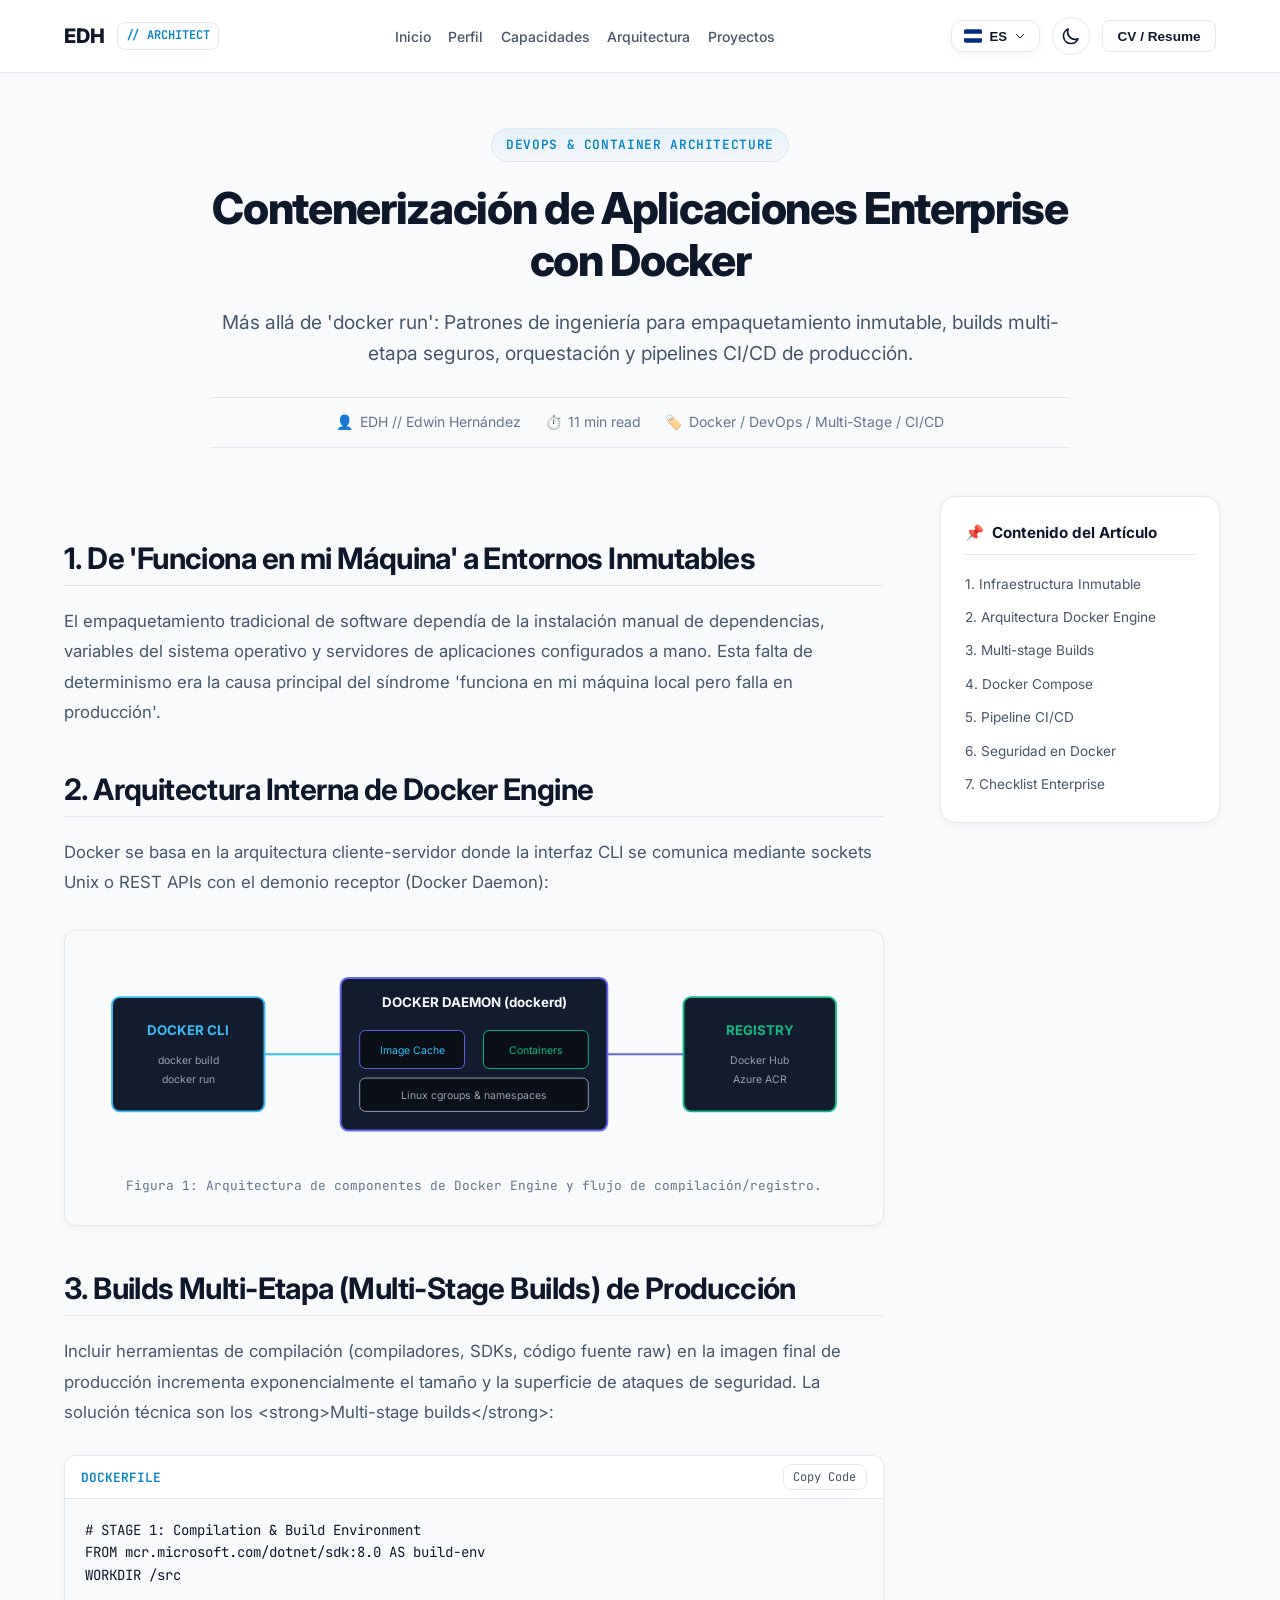
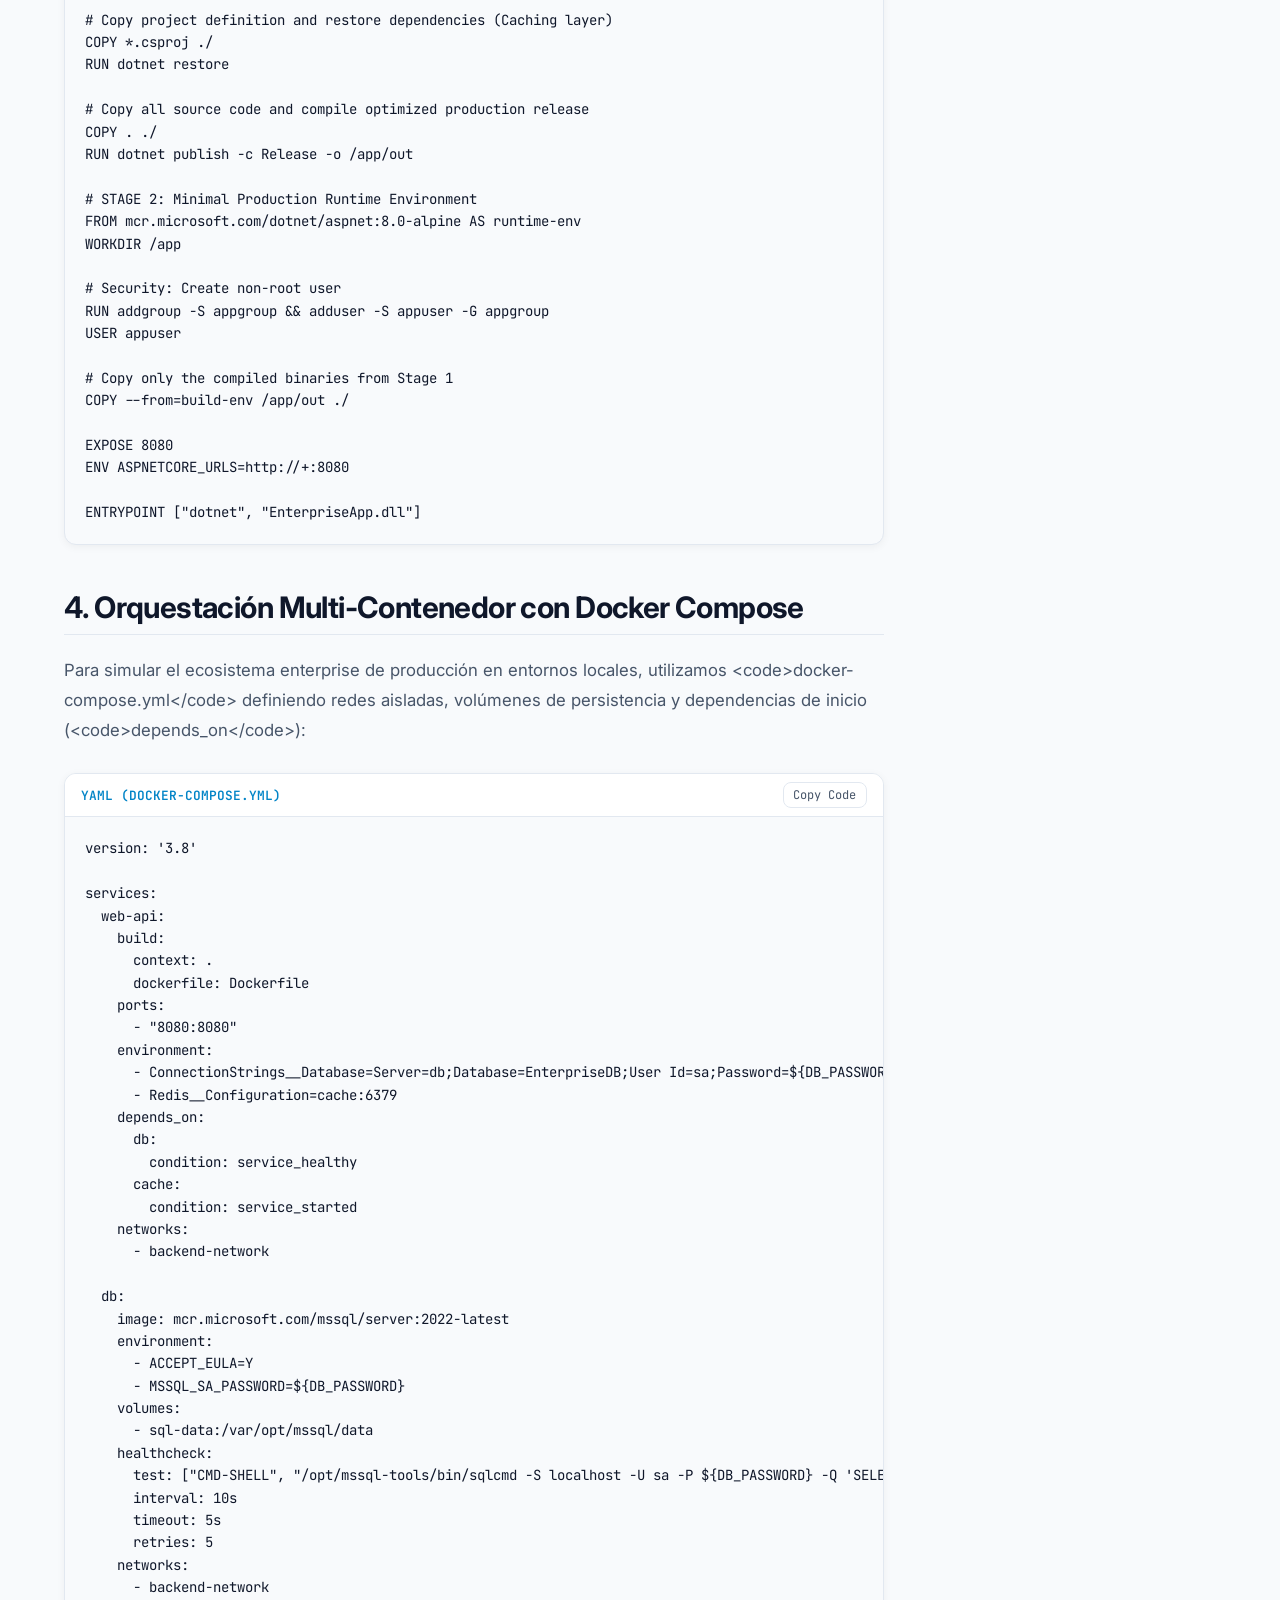
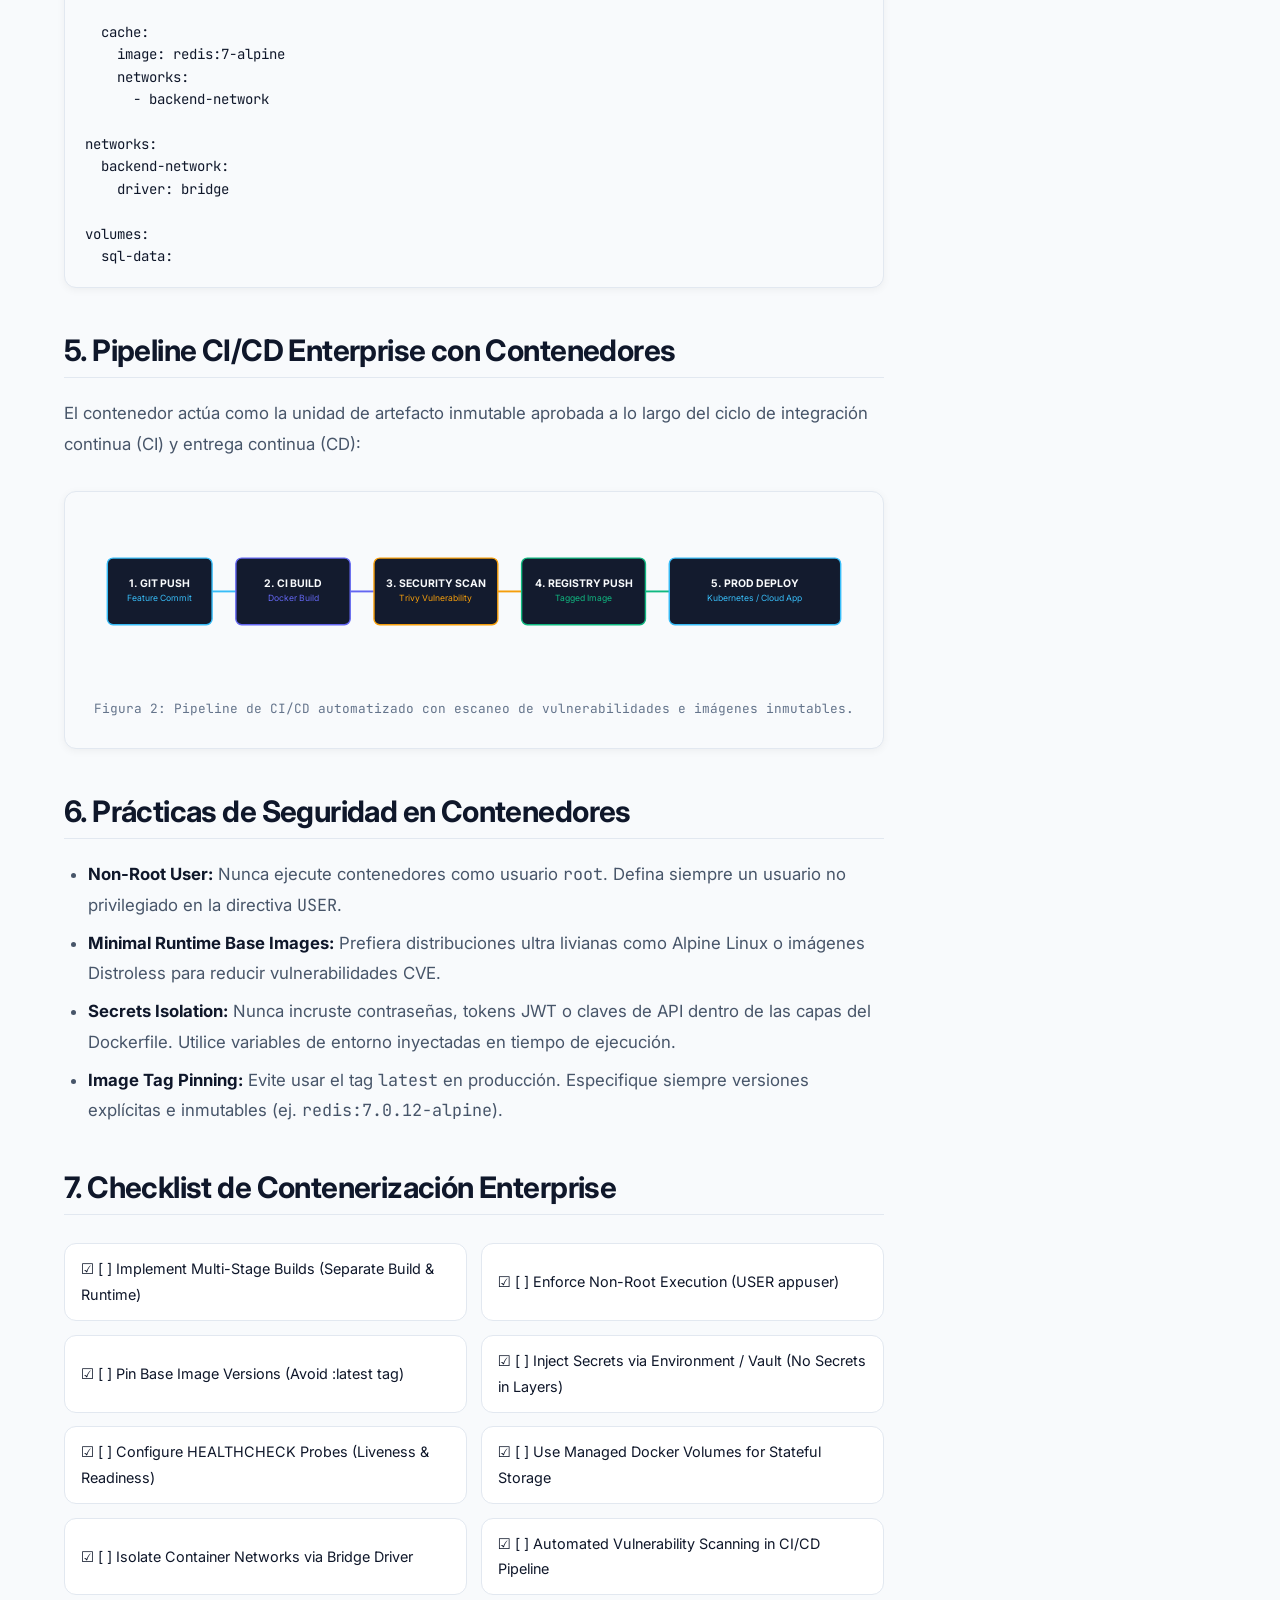
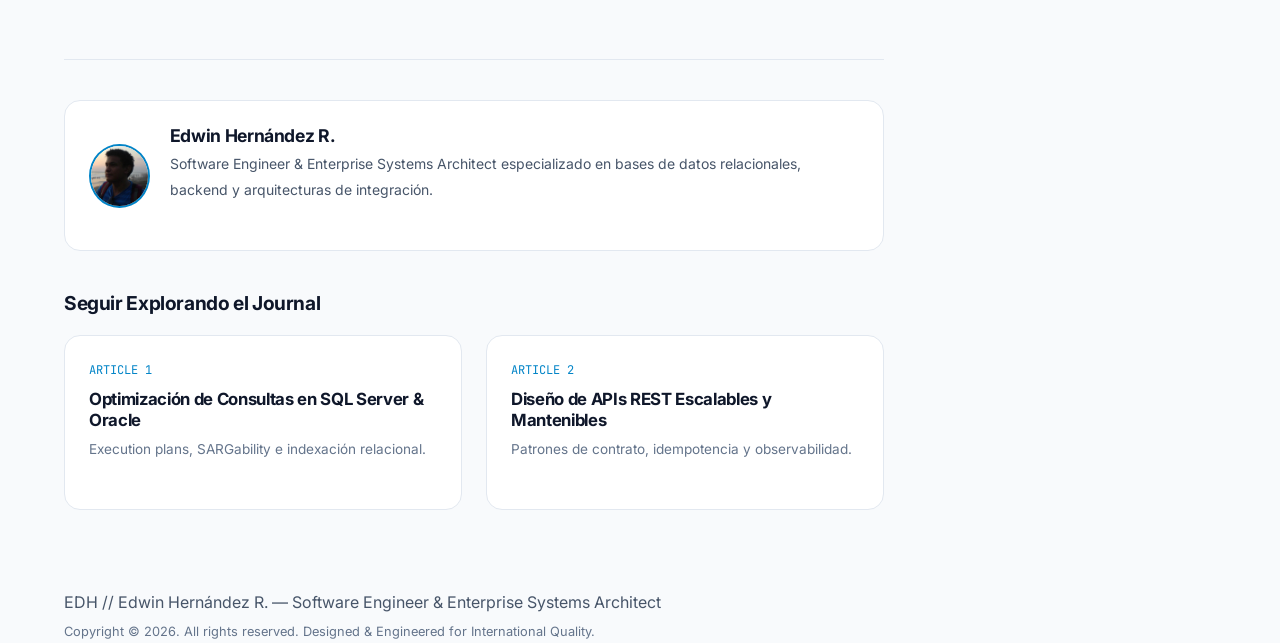
<file: blog/docker-enterprise-containerization.html>
<!DOCTYPE html>
<html lang="es" data-theme="dark">
<head>
  <meta charset="UTF-8">
  <meta name="viewport" content="width=device-width, initial-scale=1.0">
  <meta http-equiv="X-UA-Compatible" content="ie=edge">
  
  <title>Contenerización de Aplicaciones Enterprise con Docker | EDH Engineering Journal</title>
  <meta name="description" content="Guía técnica sobre contenerización empresarial con Docker, multi-stage builds, seguridad en contenedores, orquestación con Compose y pipelines CI/CD.">
  <meta name="keywords" content="Docker, DevOps, Containerization, Multi-stage builds, CI/CD, Enterprise Architecture, Linux, Kubernetes">
  <meta name="author" content="Edwin Hernández (EDH)">
  <link rel="canonical" href="https://edh0210.github.io/blog/docker-enterprise-containerization.html">

  <link rel="shortcut icon" href="../assets/favicon.ico" type="image/x-icon">
  <link rel="stylesheet" href="../assets/css/main.css">
</head>
<body>

  <!-- HEADER / NAVBAR -->
  <header class="site-header">
    <div class="container navbar">
      <a href="../index.html" class="brand-logo">
        <span>EDH</span>
        <span class="brand-badge">// ARCHITECT</span>
      </a>

      <ul class="nav-menu" id="navMenu">
        <li><a href="../index.html#home" class="nav-link" data-es="Inicio" data-en="Home">Inicio</a></li>
        <li><a href="../index.html#about" class="nav-link" data-es="Perfil" data-en="About">Perfil</a></li>
        <li><a href="../index.html#engineering" class="nav-link" data-es="Capacidades" data-en="Capabilities">Capacidades</a></li>
        <li><a href="../index.html#architecture" class="nav-link" data-es="Arquitectura" data-en="Architecture">Arquitectura</a></li>
        <li><a href="../index.html#projects" class="nav-link" data-es="Proyectos" data-en="Projects">Proyectos</a></li>
      </ul>

      <div class="nav-actions">
        <div class="lang-dropdown-wrapper" id="langDropdownWrapper">
          <button class="lang-dropdown-btn" id="langDropdownToggle" aria-haspopup="true" aria-expanded="false">
            <svg class="flag-icon" id="currentFlag" viewBox="0 0 640 480" width="18" height="14">
              <rect width="640" height="480" fill="#002b7f"/>
              <rect width="640" height="160" y="160" fill="#fff"/>
            </svg>
            <span id="currentLangText">ES</span>
            <svg width="12" height="12" fill="none" stroke="currentColor" viewBox="0 0 24 24"><path stroke-linecap="round" stroke-linejoin="round" stroke-width="2" d="M19 9l-7 7-7-7"></path></svg>
          </button>
          <div class="lang-dropdown-menu" id="langDropdownMenu">
            <button class="lang-option active" onclick="switchLanguage('es')">
              <svg class="flag-icon" viewBox="0 0 640 480" width="18" height="14"><rect width="640" height="480" fill="#002b7f"/><rect width="640" height="160" y="160" fill="#fff"/></svg>
              <span>Español</span>
            </button>
            <button class="lang-option" onclick="switchLanguage('en')">
              <svg class="flag-icon" viewBox="0 0 640 480" width="18" height="14"><rect width="640" height="480" fill="#bd3d44"/><path stroke="#fff" stroke-width="37" d="M0 55.4h640M0 129.2h640M0 203h640M0 276.9h640M0 350.7h640M0 424.6h640"/><rect width="256" height="258.5" fill="#192f5d"/></svg>
              <span>English</span>
            </button>
          </div>
        </div>

        <button class="theme-toggle" id="themeToggleBtn" aria-label="Theme toggle">
          <svg width="20" height="20" fill="none" stroke="currentColor" viewBox="0 0 24 24"><path stroke-linecap="round" stroke-linejoin="round" stroke-width="2" d="M12 3v1m0 16v1m9-9h-1M4 12H3m15.364 6.364l-.707-.707M6.343 6.343l-.707-.707m12.728 0l-.707.707M6.343 17.657l-.707.707M16 12a4 4 0 11-8 0 4 4 0 018 0z"></path></svg>
        </button>

        <button class="btn btn-secondary btn-sm" onclick="openResumeModal()">CV / Resume</button>
      </div>
    </div>
  </header>

  <main class="article-container">
    <div class="container">
      
      <!-- ARTICLE HERO HEADER -->
      <div class="article-header">
        <div class="article-category">DEVOPS & CONTAINER ARCHITECTURE</div>
        <h1 class="article-main-title" 
            data-es="Contenerización de Aplicaciones Enterprise con Docker" 
            data-en="Enterprise Application Containerization with Docker">
          Contenerización de Aplicaciones Enterprise con Docker
        </h1>
        <p class="article-subtitle" 
           data-es="Más allá de 'docker run': Patrones de ingeniería para empaquetamiento inmutable, builds multi-etapa seguros, orquestación y pipelines CI/CD de producción."
           data-en="Beyond 'docker run': Engineering patterns for immutable packaging, secure multi-stage builds, orchestration, and production CI/CD pipelines.">
          Más allá de 'docker run': Patrones de ingeniería para empaquetamiento inmutable, builds multi-etapa seguros, orquestación y pipelines CI/CD de producción.
        </p>

        <div class="article-meta-bar">
          <div class="meta-item">
            <span>👤</span>
            <span>EDH // Edwin Hernández</span>
          </div>
          <div class="meta-item">
            <span>⏱️</span>
            <span>11 min read</span>
          </div>
          <div class="meta-item">
            <span>🏷️</span>
            <span>Docker / DevOps / Multi-Stage / CI/CD</span>
          </div>
        </div>
      </div>

      <!-- ARTICLE GRID (CONTENT + TOC SIDEBAR) -->
      <div class="article-grid">
        <article class="article-content">
          
          <!-- SECTION 1 -->
          <h2 id="intro" data-es="1. De 'Funciona en mi Máquina' a Entornos Inmutables" data-en="1. From 'It Works on My Machine' to Immutable Infrastructure">1. De 'Funciona en mi Máquina' a Entornos Inmutables</h2>
          <p data-es="El empaquetamiento tradicional de software dependía de la instalación manual de dependencias, variables del sistema operativo y servidores de aplicaciones configurados a mano. Esta falta de determinismo era la causa principal del síndrome 'funciona en mi máquina local pero falla en producción'."
             data-en="Traditional software deployments relied on manual dependency installation, OS environment variables, and hand-crafted application servers. This lack of determinism was the root cause of the infamous 'works locally but fails in production' syndrome.">
            El empaquetamiento tradicional de software dependía de la instalación manual de dependencias, variables del sistema operativo y servidores de aplicaciones configurados a mano. Esta falta de determinismo era la causa principal del síndrome 'funciona en mi máquina local pero falla en producción'.
          </p>

          <!-- SECTION 2 -->
          <h2 id="architecture" data-es="2. Arquitectura Interna de Docker Engine" data-en="2. Docker Engine Architecture">2. Arquitectura Interna de Docker Engine</h2>
          <p data-es="Docker se basa en la arquitectura cliente-servidor donde la interfaz CLI se comunica mediante sockets Unix o REST APIs con el demonio receptor (Docker Daemon):"
             data-en="Docker uses a client-server architecture where the CLI communicates via Unix sockets or REST APIs with the underlying Docker Daemon:">
            Docker se basa en la arquitectura cliente-servidor donde la interfaz CLI se comunica mediante sockets Unix o REST APIs con el demonio receptor (Docker Daemon):
          </p>

          <!-- SVG DIAGRAM: DOCKER ENGINE ARCHITECTURE -->
          <div class="diagram-box">
            <svg viewBox="0 0 800 200" xmlns="http://www.w3.org/2000/svg">
              <rect x="20" y="40" width="160" height="120" rx="8" fill="#131b2e" stroke="#38bdf8" stroke-width="2"/>
              <text x="100" y="80" fill="#38bdf8" font-size="14" font-weight="bold" text-anchor="middle">DOCKER CLI</text>
              <text x="100" y="110" fill="#94a3b8" font-size="11" text-anchor="middle">docker build</text>
              <text x="100" y="130" fill="#94a3b8" font-size="11" text-anchor="middle">docker run</text>

              <path d="M 180 100 L 260 100" stroke="#38bdf8" stroke-width="2"/>

              <rect x="260" y="20" width="280" height="160" rx="8" fill="#131b2e" stroke="#6366f1" stroke-width="2"/>
              <text x="400" y="50" fill="#f8fafc" font-size="14" font-weight="bold" text-anchor="middle">DOCKER DAEMON (dockerd)</text>
              
              <rect x="280" y="75" width="110" height="40" rx="6" fill="#0b0f17" stroke="#6366f1" stroke-width="1"/>
              <text x="335" y="100" fill="#38bdf8" font-size="11" text-anchor="middle">Image Cache</text>

              <rect x="410" y="75" width="110" height="40" rx="6" fill="#0b0f17" stroke="#10b981" stroke-width="1"/>
              <text x="465" y="100" fill="#10b981" font-size="11" text-anchor="middle">Containers</text>

              <rect x="280" y="125" width="240" height="35" rx="6" fill="#0b0f17" stroke="#94a3b8" stroke-width="1"/>
              <text x="400" y="147" fill="#94a3b8" font-size="11" text-anchor="middle">Linux cgroups & namespaces</text>

              <path d="M 540 100 L 620 100" stroke="#6366f1" stroke-width="2"/>

              <rect x="620" y="40" width="160" height="120" rx="8" fill="#131b2e" stroke="#10b981" stroke-width="2"/>
              <text x="700" y="80" fill="#10b981" font-size="14" font-weight="bold" text-anchor="middle">REGISTRY</text>
              <text x="700" y="110" fill="#94a3b8" font-size="11" text-anchor="middle">Docker Hub</text>
              <text x="700" y="130" fill="#94a3b8" font-size="11" text-anchor="middle">Azure ACR</text>
            </svg>
            <div class="diagram-caption" data-es="Figura 1: Arquitectura de componentes de Docker Engine y flujo de compilación/registro." data-en="Figure 1: Docker Engine component architecture and container execution lifecycle.">
              Figura 1: Arquitectura de componentes de Docker Engine y flujo de compilación/registro.
            </div>
          </div>

          <!-- SECTION 3 -->
          <h2 id="multistage" data-es="3. Builds Multi-Etapa (Multi-Stage Builds) de Producción" data-en="3. Production Multi-Stage Builds">3. Builds Multi-Etapa (Multi-Stage Builds) de Producción</h2>
          <p data-es="Incluir herramientas de compilación (compiladores, SDKs, código fuente raw) en la imagen final de producción incrementa exponencialmente el tamaño y la superficie de ataques de seguridad. La solución técnica son los <strong>Multi-stage builds</strong>:"
             data-en="Including build SDKs, compilers, and source code in the final production image exponentially inflates image size and attack surface. The engineering solution is <strong>Multi-stage builds</strong>:">
            Incluir herramientas de compilación (compiladores, SDKs, código fuente raw) en la imagen final de producción incrementa exponencialmente el tamaño y la superficie de ataques de seguridad. La solución técnica son los <strong>Multi-stage builds</strong>:
          </p>

          <div class="code-block-wrapper">
            <div class="code-header">
              <span class="code-lang">Dockerfile</span>
              <button class="btn-copy-code" onclick="copyCode(this)">Copy Code</button>
            </div>
            <pre><code># STAGE 1: Compilation & Build Environment
FROM mcr.microsoft.com/dotnet/sdk:8.0 AS build-env
WORKDIR /src

# Copy project definition and restore dependencies (Caching layer)
COPY *.csproj ./
RUN dotnet restore

# Copy all source code and compile optimized production release
COPY . ./
RUN dotnet publish -c Release -o /app/out

# STAGE 2: Minimal Production Runtime Environment
FROM mcr.microsoft.com/dotnet/aspnet:8.0-alpine AS runtime-env
WORKDIR /app

# Security: Create non-root user
RUN addgroup -S appgroup && adduser -S appuser -G appgroup
USER appuser

# Copy only the compiled binaries from Stage 1
COPY --from=build-env /app/out ./

EXPOSE 8080
ENV ASPNETCORE_URLS=http://+:8080

ENTRYPOINT ["dotnet", "EnterpriseApp.dll"]</code></pre>
          </div>

          <!-- SECTION 4 -->
          <h2 id="compose" data-es="4. Orquestación Multi-Contenedor con Docker Compose" data-en="4. Multi-Container Orchestration with Docker Compose">4. Orquestación Multi-Contenedor con Docker Compose</h2>
          <p data-es="Para simular el ecosistema enterprise de producción en entornos locales, utilizamos <code>docker-compose.yml</code> definiendo redes aisladas, volúmenes de persistencia y dependencias de inicio (<code>depends_on</code>):"
             data-en="To replicate the multi-service enterprise environment locally, we use <code>docker-compose.yml</code> configuring isolated networks, persistent storage, and startup dependencies:">
            Para simular el ecosistema enterprise de producción en entornos locales, utilizamos <code>docker-compose.yml</code> definiendo redes aisladas, volúmenes de persistencia y dependencias de inicio (<code>depends_on</code>):
          </p>

          <div class="code-block-wrapper">
            <div class="code-header">
              <span class="code-lang">YAML (docker-compose.yml)</span>
              <button class="btn-copy-code" onclick="copyCode(this)">Copy Code</button>
            </div>
            <pre><code>version: '3.8'

services:
  web-api:
    build:
      context: .
      dockerfile: Dockerfile
    ports:
      - "8080:8080"
    environment:
      - ConnectionStrings__Database=Server=db;Database=EnterpriseDB;User Id=sa;Password=${DB_PASSWORD};
      - Redis__Configuration=cache:6379
    depends_on:
      db:
        condition: service_healthy
      cache:
        condition: service_started
    networks:
      - backend-network

  db:
    image: mcr.microsoft.com/mssql/server:2022-latest
    environment:
      - ACCEPT_EULA=Y
      - MSSQL_SA_PASSWORD=${DB_PASSWORD}
    volumes:
      - sql-data:/var/opt/mssql/data
    healthcheck:
      test: ["CMD-SHELL", "/opt/mssql-tools/bin/sqlcmd -S localhost -U sa -P ${DB_PASSWORD} -Q 'SELECT 1'"]
      interval: 10s
      timeout: 5s
      retries: 5
    networks:
      - backend-network

  cache:
    image: redis:7-alpine
    networks:
      - backend-network

networks:
  backend-network:
    driver: bridge

volumes:
  sql-data:</code></pre>
          </div>

          <!-- SECTION 5 -->
          <h2 id="cicd" data-es="5. Pipeline CI/CD Enterprise con Contenedores" data-en="5. Enterprise CI/CD Pipeline Architecture">5. Pipeline CI/CD Enterprise con Contenedores</h2>
          <p data-es="El contenedor actúa como la unidad de artefacto inmutable aprobada a lo largo del ciclo de integración continua (CI) y entrega continua (CD):"
             data-en="The container image acts as the single immutable release artifact moving through continuous integration and deployment stages:">
            El contenedor actúa como la unidad de artefacto inmutable aprobada a lo largo del ciclo de integración continua (CI) y entrega continua (CD):
          </p>

          <!-- SVG DIAGRAM: CI/CD PIPELINE -->
          <div class="diagram-box">
            <svg viewBox="0 0 800 160" xmlns="http://www.w3.org/2000/svg">
              <rect x="15" y="40" width="110" height="70" rx="6" fill="#131b2e" stroke="#38bdf8" stroke-width="1.5"/>
              <text x="70" y="70" fill="#f8fafc" font-size="11" font-weight="bold" text-anchor="middle">1. GIT PUSH</text>
              <text x="70" y="85" fill="#38bdf8" font-size="9" text-anchor="middle">Feature Commit</text>

              <path d="M 125 75 L 150 75" stroke="#38bdf8" stroke-width="2"/>

              <rect x="150" y="40" width="120" height="70" rx="6" fill="#131b2e" stroke="#6366f1" stroke-width="1.5"/>
              <text x="210" y="70" fill="#f8fafc" font-size="11" font-weight="bold" text-anchor="middle">2. CI BUILD</text>
              <text x="210" y="85" fill="#6366f1" font-size="9" text-anchor="middle">Docker Build</text>

              <path d="M 270 75 L 295 75" stroke="#6366f1" stroke-width="2"/>

              <rect x="295" y="40" width="130" height="70" rx="6" fill="#131b2e" stroke="#f59e0b" stroke-width="1.5"/>
              <text x="360" y="70" fill="#f8fafc" font-size="11" font-weight="bold" text-anchor="middle">3. SECURITY SCAN</text>
              <text x="360" y="85" fill="#f59e0b" font-size="9" text-anchor="middle">Trivy Vulnerability</text>

              <path d="M 425 75 L 450 75" stroke="#f59e0b" stroke-width="2"/>

              <rect x="450" y="40" width="130" height="70" rx="6" fill="#131b2e" stroke="#10b981" stroke-width="1.5"/>
              <text x="515" y="70" fill="#f8fafc" font-size="11" font-weight="bold" text-anchor="middle">4. REGISTRY PUSH</text>
              <text x="515" y="85" fill="#10b981" font-size="9" text-anchor="middle">Tagged Image</text>

              <path d="M 580 75 L 605 75" stroke="#10b981" stroke-width="2"/>

              <rect x="605" y="40" width="180" height="70" rx="6" fill="#131b2e" stroke="#38bdf8" stroke-width="1.5"/>
              <text x="695" y="70" fill="#f8fafc" font-size="11" font-weight="bold" text-anchor="middle">5. PROD DEPLOY</text>
              <text x="695" y="85" fill="#38bdf8" font-size="9" text-anchor="middle">Kubernetes / Cloud App</text>
            </svg>
            <div class="diagram-caption" data-es="Figura 2: Pipeline de CI/CD automatizado con escaneo de vulnerabilidades e imágenes inmutables." data-en="Figure 2: Automated container CI/CD pipeline with security scanning and immutable deployment.">
              Figura 2: Pipeline de CI/CD automatizado con escaneo de vulnerabilidades e imágenes inmutables.
            </div>
          </div>

          <!-- SECTION 6 -->
          <h2 id="security" data-es="6. Prácticas de Seguridad en Contenedores" data-en="6. Container Security Best Practices">6. Prácticas de Seguridad en Contenedores</h2>
          <ul>
            <li><strong>Non-Root User:</strong> Nunca ejecute contenedores como usuario <code>root</code>. Defina siempre un usuario no privilegiado en la directiva <code>USER</code>.</li>
            <li><strong>Minimal Runtime Base Images:</strong> Prefiera distribuciones ultra livianas como Alpine Linux o imágenes Distroless para reducir vulnerabilidades CVE.</li>
            <li><strong>Secrets Isolation:</strong> Nunca incruste contraseñas, tokens JWT o claves de API dentro de las capas del Dockerfile. Utilice variables de entorno inyectadas en tiempo de ejecución.</li>
            <li><strong>Image Tag Pinning:</strong> Evite usar el tag <code>latest</code> en producción. Especifique siempre versiones explícitas e inmutables (ej. <code>redis:7.0.12-alpine</code>).</li>
          </ul>

          <!-- SECTION 7 -->
          <h2 id="checklist" data-es="7. Checklist de Contenerización Enterprise" data-en="7. Enterprise Containerization Checklist">7. Checklist de Contenerización Enterprise</h2>
          <div class="checklist-grid">
            <div class="checklist-item">☑ [ ] Implement Multi-Stage Builds (Separate Build & Runtime)</div>
            <div class="checklist-item">☑ [ ] Enforce Non-Root Execution (USER appuser)</div>
            <div class="checklist-item">☑ [ ] Pin Base Image Versions (Avoid :latest tag)</div>
            <div class="checklist-item">☑ [ ] Inject Secrets via Environment / Vault (No Secrets in Layers)</div>
            <div class="checklist-item">☑ [ ] Configure HEALTHCHECK Probes (Liveness & Readiness)</div>
            <div class="checklist-item">☑ [ ] Use Managed Docker Volumes for Stateful Storage</div>
            <div class="checklist-item">☑ [ ] Isolate Container Networks via Bridge Driver</div>
            <div class="checklist-item">☑ [ ] Automated Vulnerability Scanning in CI/CD Pipeline</div>
          </div>

          <!-- FOOTER & CROSS LINKING -->
          <div class="article-footer-box">
            <div class="author-card">
              <img src="../assets/img/person.jpg" alt="Edwin Hernández" class="author-img">
              <div>
                <h4 style="font-size:1.1rem; margin-bottom:0.25rem;">Edwin Hernández R.</h4>
                <p style="font-size:0.875rem; color:var(--text-secondary);"
                   data-es="Software Engineer & Enterprise Systems Architect especializado en bases de datos relacionales, backend y arquitecturas de integración."
                   data-en="Software Engineer & Enterprise Systems Architect specialized in relational databases, backend services, and integration systems.">
                  Software Engineer & Enterprise Systems Architect especializado en bases de datos relacionales, backend y arquitecturas de integración.
                </p>
              </div>
            </div>

            <h3 style="font-size:1.2rem; margin-bottom:1.25rem;" data-es="Seguir Explorando el Journal" data-en="Continue Exploring the Journal">Seguir Explorando el Journal</h3>
            <div class="cross-nav-grid">
              <a href="database-tuning-sql-server-oracle.html" class="cross-nav-card">
                <div style="font-family:var(--font-mono); font-size:0.75rem; color:var(--accent-cyan); margin-bottom:0.5rem;">ARTICLE 1</div>
                <h4 style="font-size:1.05rem; margin-bottom:0.35rem;" data-es="Optimización de Consultas en SQL Server & Oracle" data-en="Query Tuning in SQL Server & Oracle">Optimización de Consultas en SQL Server & Oracle</h4>
                <p style="font-size:0.85rem; color:var(--text-muted);" data-es="Execution plans, SARGability e indexación relacional." data-en="Execution plans, SARGability, and indexing.">Execution plans, SARGability e indexación relacional.</p>
              </a>

              <a href="api-design-rest-scalable-maintainable.html" class="cross-nav-card">
                <div style="font-family:var(--font-mono); font-size:0.75rem; color:var(--accent-cyan); margin-bottom:0.5rem;">ARTICLE 2</div>
                <h4 style="font-size:1.05rem; margin-bottom:0.35rem;" data-es="Diseño de APIs REST Escalables y Mantenibles" data-en="Designing Scalable & Maintainable REST APIs">Diseño de APIs REST Escalables y Mantenibles</h4>
                <p style="font-size:0.85rem; color:var(--text-muted);" data-es="Patrones de contrato, idempotencia y observabilidad." data-en="API contracts, idempotency, and observability.">Patrones de contrato, idempotencia y observabilidad.</p>
              </a>
            </div>
          </div>

        </article>

        <!-- STICKY TABLE OF CONTENTS SIDEBAR -->
        <aside class="toc-sidebar">
          <div class="toc-header-title">
            <span>📌</span>
            <span data-es="Contenido del Artículo" data-en="Table of Contents">Contenido del Artículo</span>
          </div>
          <ul class="toc-list">
            <li><a href="#intro" class="toc-link" data-es="1. Infraestructura Inmutable" data-en="1. Immutable Infrastructure">1. Infraestructura Inmutable</a></li>
            <li><a href="#architecture" class="toc-link" data-es="2. Arquitectura Docker Engine" data-en="2. Docker Architecture">2. Arquitectura Docker Engine</a></li>
            <li><a href="#multistage" class="toc-link" data-es="3. Multi-stage Builds" data-en="3. Multi-Stage Builds">3. Multi-stage Builds</a></li>
            <li><a href="#compose" class="toc-link" data-es="4. Docker Compose" data-en="4. Docker Compose">4. Docker Compose</a></li>
            <li><a href="#cicd" class="toc-link" data-es="5. Pipeline CI/CD" data-en="5. CI/CD Pipeline">5. Pipeline CI/CD</a></li>
            <li><a href="#security" class="toc-link" data-es="6. Seguridad en Docker" data-en="6. Container Security">6. Seguridad en Docker</a></li>
            <li><a href="#checklist" class="toc-link" data-es="7. Checklist Enterprise" data-en="7. Enterprise Checklist">7. Checklist Enterprise</a></li>
          </ul>
        </aside>
      </div>

    </div>
  </main>

  <footer class="site-footer">
    <div class="container">
      <p>EDH // Edwin Hernández R. — Software Engineer & Enterprise Systems Architect</p>
      <p style="margin-top:0.4rem; font-size:0.8rem; color:var(--text-muted);">
        Copyright &copy; 2026. All rights reserved. Designed & Engineered for International Quality.
      </p>
    </div>
  </footer>

  <script src="../assets/js/main.js"></script>
</body>
</html>
</file>
<file: assets/css/main.css>
/* ==========================================================================
   EDH - PROFESSIONAL SOFTWARE ENGINEER & ARCHITECT PORTFOLIO
   Design System & Main Stylesheet
   ========================================================================== */

/* Google Fonts Import */
@import url('https://fonts.googleapis.com/css2?family=Inter:wght@300;400;500;600;700;800&family=JetBrains+Mono:wght@400;500;600&display=swap');

/* CSS Custom Properties / Tokens */
:root {
  /* Dark Theme (Default) */
  --bg-primary: #0b0f17;
  --bg-secondary: #0f172a;
  --bg-card: #131b2e;
  --bg-card-hover: #1e293b;
  --bg-glass: rgba(15, 23, 42, 0.85);
  
  --border-color: #1e293b;
  --border-hover: #334155;
  --border-glow: rgba(56, 189, 248, 0.3);
  
  --text-primary: #f8fafc;
  --text-secondary: #94a3b8;
  --text-muted: #64748b;
  
  --accent-cyan: #38bdf8;
  --accent-indigo: #6366f1;
  --accent-emerald: #10b981;
  --accent-amber: #f59e0b;
  
  --gradient-accent: linear-gradient(135deg, #38bdf8 0%, #6366f1 100%);
  --gradient-subtle: linear-gradient(180deg, rgba(56, 189, 248, 0.1) 0%, rgba(99, 102, 241, 0.02) 100%);
  --gradient-card: linear-gradient(145deg, rgba(19, 27, 46, 0.9) 0%, rgba(15, 23, 42, 0.7) 100%);
  
  --font-sans: 'Inter', system-ui, -apple-system, BlinkMacSystemFont, 'Segoe UI', Roboto, sans-serif;
  --font-mono: 'JetBrains Mono', monospace;
  
  --shadow-sm: 0 2px 8px rgba(0, 0, 0, 0.4);
  --shadow-md: 0 8px 30px rgba(0, 0, 0, 0.5);
  --shadow-glow: 0 0 25px rgba(56, 189, 248, 0.15);
  
  --radius-sm: 8px;
  --radius-md: 12px;
  --radius-lg: 16px;
  --radius-pill: 9999px;
  
  --transition-fast: 0.15s cubic-bezier(0.4, 0, 0.2, 1);
  --transition-normal: 0.3s cubic-bezier(0.4, 0, 0.2, 1);
  
  --container-max: 1200px;
}

/* Light Theme Variables */
[data-theme="light"] {
  --bg-primary: #f8fafc;
  --bg-secondary: #f1f5f9;
  --bg-card: #ffffff;
  --bg-card-hover: #f8fafc;
  --bg-glass: rgba(255, 255, 255, 0.88);
  
  --border-color: #e2e8f0;
  --border-hover: #cbd5e1;
  --border-glow: rgba(2, 132, 199, 0.25);
  
  --text-primary: #0f172a;
  --text-secondary: #475569;
  --text-muted: #64748b;
  
  --accent-cyan: #0284c7;
  --accent-indigo: #4f46e5;
  --accent-emerald: #059669;
  --accent-amber: #d97706;
  
  --gradient-accent: linear-gradient(135deg, #0284c7 0%, #4f46e5 100%);
  --gradient-subtle: linear-gradient(180deg, rgba(2, 132, 199, 0.08) 0%, rgba(79, 70, 229, 0.02) 100%);
  --gradient-card: linear-gradient(145deg, #ffffff 0%, #f8fafc 100%);
  
  --shadow-sm: 0 2px 8px rgba(0, 0, 0, 0.05);
  --shadow-md: 0 8px 30px rgba(0, 0, 0, 0.08);
  --shadow-glow: 0 0 25px rgba(2, 132, 199, 0.1);
}

/* Reset & Base Setup */
*, *::before, *::after {
  box-sizing: border-box;
  margin: 0;
  padding: 0;
}

html {
  scroll-behavior: smooth;
  font-size: 16px;
  -webkit-text-size-adjust: 100%;
}

body {
  font-family: var(--font-sans);
  background-color: var(--bg-primary);
  color: var(--text-primary);
  line-height: 1.6;
  overflow-x: hidden;
  transition: background-color var(--transition-normal), color var(--transition-normal);
}

/* Typography Utilities */
h1, h2, h3, h4, h5, h6 {
  color: var(--text-primary);
  font-weight: 700;
  line-height: 1.25;
  letter-spacing: -0.02em;
}

p {
  color: var(--text-secondary);
}

a {
  color: var(--accent-cyan);
  text-decoration: none;
  transition: color var(--transition-fast);
}

a:hover {
  color: var(--accent-indigo);
}

code, pre {
  font-family: var(--font-mono);
}

.container {
  max-width: var(--container-max);
  margin: 0 auto;
  padding: 0 1.5rem;
}

.section-spacing {
  padding: 5rem 0;
}

.text-gradient {
  background: var(--gradient-accent);
  -webkit-background-clip: text;
  background-clip: text;
  -webkit-text-fill-color: transparent;
}

.section-tag {
  display: inline-flex;
  align-items: center;
  gap: 0.5rem;
  padding: 0.35rem 0.85rem;
  background: var(--gradient-subtle);
  border: 1px solid var(--border-color);
  border-radius: var(--radius-pill);
  font-family: var(--font-mono);
  font-size: 0.8rem;
  font-weight: 600;
  color: var(--accent-cyan);
  text-transform: uppercase;
  letter-spacing: 0.05em;
  margin-bottom: 1rem;
}

.section-header {
  text-align: center;
  max-width: 720px;
  margin: 0 auto 3.5rem auto;
}

.section-title {
  font-size: 2.25rem;
  margin-bottom: 1rem;
}

.section-subtitle {
  font-size: 1.1rem;
  color: var(--text-secondary);
}

/* ==========================================================================
   NAVBAR & HEADER
   ========================================================================== */
.site-header {
  position: fixed;
  top: 0;
  left: 0;
  width: 100%;
  z-index: 1000;
  background: var(--bg-glass);
  backdrop-filter: blur(12px);
  -webkit-backdrop-filter: blur(12px);
  border-bottom: 1px solid var(--border-color);
  transition: all var(--transition-normal);
}

.navbar {
  display: flex;
  align-items: center;
  justify-content: space-between;
  height: 72px;
}

.brand-logo {
  display: flex;
  align-items: center;
  gap: 0.75rem;
  font-weight: 800;
  font-size: 1.25rem;
  color: var(--text-primary);
}

.brand-badge {
  font-family: var(--font-mono);
  font-size: 0.75rem;
  font-weight: 600;
  padding: 0.2rem 0.5rem;
  background: var(--bg-card);
  border: 1px solid var(--border-color);
  border-radius: var(--radius-sm);
  color: var(--accent-cyan);
}

.nav-menu {
  display: flex;
  align-items: center;
  gap: 1.1rem;
  list-style: none;
}

.nav-link {
  font-size: 0.875rem;
  font-weight: 500;
  color: var(--text-secondary);
  transition: color var(--transition-fast);
  position: relative;
  padding: 0.35rem 0;
  white-space: nowrap;
}

.nav-link:hover,
.nav-link.active {
  color: var(--text-primary);
}

.nav-link.active::after {
  content: '';
  position: absolute;
  bottom: 0;
  left: 0;
  width: 100%;
  height: 2px;
  background: var(--gradient-accent);
  border-radius: 2px;
}

.nav-actions {
  display: flex;
  align-items: center;
  gap: 0.75rem;
}

/* Language Dropdown Selector (Compact & Modern) */
.lang-dropdown-wrapper {
  position: relative;
  display: inline-block;
}

.lang-dropdown-btn {
  display: inline-flex;
  align-items: center;
  gap: 0.45rem;
  padding: 0.45rem 0.8rem;
  background: var(--bg-card);
  border: 1px solid var(--border-color);
  border-radius: var(--radius-md);
  font-size: 0.825rem;
  font-weight: 600;
  color: var(--text-primary);
  cursor: pointer;
  transition: all var(--transition-fast);
  box-shadow: var(--shadow-sm);
}

.lang-dropdown-btn:hover,
.lang-dropdown-wrapper.open .lang-dropdown-btn {
  background: var(--bg-card-hover);
  border-color: var(--accent-cyan);
}

.lang-dropdown-menu {
  position: absolute;
  top: calc(100% + 8px);
  right: 0;
  min-width: 140px;
  background: var(--bg-card);
  border: 1px solid var(--border-color);
  border-radius: var(--radius-md);
  box-shadow: var(--shadow-md);
  padding: 0.4rem;
  display: flex;
  flex-direction: column;
  gap: 0.2rem;
  opacity: 0;
  visibility: hidden;
  transform: translateY(-8px);
  transition: all 0.2s cubic-bezier(0.4, 0, 0.2, 1);
  z-index: 1050;
  backdrop-filter: blur(12px);
}

.lang-dropdown-wrapper.open .lang-dropdown-menu {
  opacity: 1;
  visibility: visible;
  transform: translateY(0);
}

.lang-option {
  display: flex;
  align-items: center;
  gap: 0.6rem;
  width: 100%;
  padding: 0.5rem 0.75rem;
  border-radius: var(--radius-sm);
  font-size: 0.825rem;
  font-weight: 500;
  color: var(--text-secondary);
  border: none;
  background: transparent;
  cursor: pointer;
  transition: all var(--transition-fast);
  text-align: left;
}

.lang-option:hover,
.lang-option.active {
  background: var(--bg-card-hover);
  color: var(--text-primary);
}

.lang-option.active {
  color: var(--accent-cyan);
  font-weight: 600;
}

.flag-icon {
  width: 18px;
  height: 14px;
  border-radius: 2px;
  object-fit: cover;
}

/* Theme Toggle Button */
.theme-toggle {
  width: 38px;
  height: 38px;
  border-radius: 50%;
  background: var(--bg-card);
  border: 1px solid var(--border-color);
  color: var(--text-primary);
  display: flex;
  align-items: center;
  justify-content: center;
  cursor: pointer;
  transition: all var(--transition-fast);
}

.theme-toggle:hover {
  background: var(--bg-card-hover);
  border-color: var(--accent-cyan);
}

/* Mobile Toggle */
.mobile-toggle {
  display: none;
  background: transparent;
  border: none;
  color: var(--text-primary);
  font-size: 1.5rem;
  cursor: pointer;
}

/* Buttons */
.btn {
  display: inline-flex;
  align-items: center;
  justify-content: center;
  gap: 0.5rem;
  padding: 0.75rem 1.5rem;
  border-radius: var(--radius-md);
  font-size: 0.95rem;
  font-weight: 600;
  cursor: pointer;
  transition: all var(--transition-fast);
  border: 1px solid transparent;
  text-decoration: none;
}

.btn-primary {
  background: var(--gradient-accent);
  color: #ffffff;
  box-shadow: var(--shadow-glow);
}

.btn-primary:hover {
  opacity: 0.95;
  transform: translateY(-1px);
  color: #ffffff;
}

.btn-secondary {
  background: var(--bg-card);
  color: var(--text-primary);
  border-color: var(--border-color);
}

.btn-secondary:hover {
  background: var(--bg-card-hover);
  border-color: var(--border-hover);
  color: var(--text-primary);
}

.btn-sm {
  padding: 0.45rem 0.9rem;
  font-size: 0.85rem;
  border-radius: var(--radius-sm);
}

/* ==========================================================================
   HERO SECTION
   ========================================================================== */
.hero-section {
  padding-top: 9rem;
  padding-bottom: 5rem;
  position: relative;
  background: radial-gradient(circle at 50% 0%, rgba(56, 189, 248, 0.08) 0%, transparent 60%);
}

.status-badge {
  display: inline-flex;
  align-items: center;
  gap: 0.5rem;
  padding: 0.4rem 1rem;
  background: rgba(16, 185, 129, 0.1);
  border: 1px solid rgba(16, 185, 129, 0.3);
  border-radius: var(--radius-pill);
  font-size: 0.825rem;
  font-weight: 600;
  color: var(--accent-emerald);
  margin-bottom: 1.5rem;
}

.status-dot {
  width: 8px;
  height: 8px;
  border-radius: 50%;
  background: var(--accent-emerald);
  box-shadow: 0 0 10px var(--accent-emerald);
  animation: pulse 2s infinite;
}

@keyframes pulse {
  0% { transform: scale(0.95); opacity: 0.8; }
  50% { transform: scale(1.15); opacity: 1; }
  100% { transform: scale(0.95); opacity: 0.8; }
}

.hero-grid {
  display: grid;
  grid-template-columns: 1.2fr 0.8fr;
  gap: 3rem;
  align-items: center;
}

.hero-title {
  font-size: 3.25rem;
  font-weight: 800;
  letter-spacing: -0.03em;
  margin-bottom: 1rem;
}

.hero-subtitle {
  font-size: 1.35rem;
  font-weight: 600;
  color: var(--accent-cyan);
  margin-bottom: 1.25rem;
}

.hero-description {
  font-size: 1.1rem;
  line-height: 1.7;
  color: var(--text-secondary);
  margin-bottom: 2rem;
  max-width: 600px;
}

.hero-ctas {
  display: flex;
  flex-wrap: wrap;
  gap: 1rem;
  align-items: center;
  margin-bottom: 2.5rem;
}

.social-links {
  display: flex;
  align-items: center;
  gap: 1rem;
}

.social-btn {
  display: inline-flex;
  align-items: center;
  justify-content: center;
  width: 42px;
  height: 42px;
  border-radius: var(--radius-md);
  background: var(--bg-card);
  border: 1px solid var(--border-color);
  color: var(--text-secondary);
  transition: all var(--transition-fast);
}

.social-btn:hover {
  color: var(--accent-cyan);
  border-color: var(--accent-cyan);
  transform: translateY(-2px);
}

/* Profile Card Widget */
.hero-card {
  background: var(--gradient-card);
  border: 1px solid var(--border-color);
  border-radius: var(--radius-lg);
  padding: 1.75rem;
  box-shadow: var(--shadow-md);
  position: relative;
  overflow: hidden;
}

.hero-card::before {
  content: '';
  position: absolute;
  top: 0;
  left: 0;
  width: 100%;
  height: 4px;
  background: var(--gradient-accent);
}

.profile-avatar-container {
  width: 130px;
  height: 130px;
  border-radius: 50%;
  margin: 0 auto 1.25rem auto;
  padding: 4px;
  background: var(--gradient-accent);
  box-shadow: var(--shadow-glow);
}

.profile-avatar {
  width: 100%;
  height: 100%;
  border-radius: 50%;
  object-fit: cover;
  background: var(--bg-card);
}

.profile-name {
  text-align: center;
  font-size: 1.25rem;
  margin-bottom: 0.25rem;
}

.profile-location {
  text-align: center;
  font-size: 0.875rem;
  color: var(--text-muted);
  display: flex;
  align-items: center;
  justify-content: center;
  gap: 0.4rem;
  margin-bottom: 1.25rem;
}

.profile-pills {
  display: flex;
  flex-wrap: wrap;
  gap: 0.5rem;
  justify-content: center;
}

.tech-chip {
  font-family: var(--font-mono);
  font-size: 0.775rem;
  padding: 0.25rem 0.65rem;
  background: var(--bg-primary);
  border: 1px solid var(--border-color);
  border-radius: var(--radius-pill);
  color: var(--text-secondary);
  transition: all var(--transition-fast);
}

.tech-chip:hover {
  border-color: var(--accent-cyan);
  color: var(--accent-cyan);
  transform: translateY(-1px);
}

.hero-card-footer {
  margin-top: 1.25rem;
  padding-top: 1rem;
  border-top: 1px dashed var(--border-color);
  display: flex;
  flex-direction: column;
  gap: 0.5rem;
}

.card-footer-item {
  display: flex;
  align-items: center;
  gap: 0.55rem;
  font-size: 0.775rem;
  font-family: var(--font-mono);
  color: var(--accent-cyan);
  background: rgba(56, 189, 248, 0.06);
  padding: 0.45rem 0.75rem;
  border-radius: var(--radius-sm);
  border: 1px solid var(--border-glow);
}

/* ==========================================================================
   ENGINEERING SNAPSHOT (BENTO GRID)
   ========================================================================== */
.bento-grid {
  display: grid;
  grid-template-columns: repeat(4, 1fr);
  gap: 1.25rem;
}

.bento-card {
  background: var(--bg-card);
  border: 1px solid var(--border-color);
  border-radius: var(--radius-lg);
  padding: 1.75rem;
  transition: all var(--transition-normal);
  display: flex;
  flex-direction: column;
  justify-content: space-between;
}

.bento-card:hover {
  border-color: var(--border-hover);
  box-shadow: var(--shadow-md);
  transform: translateY(-3px);
}

.bento-icon {
  width: 44px;
  height: 44px;
  border-radius: var(--radius-md);
  background: var(--gradient-subtle);
  border: 1px solid var(--border-color);
  color: var(--accent-cyan);
  display: flex;
  align-items: center;
  justify-content: center;
  font-size: 1.25rem;
  margin-bottom: 1.25rem;
}

.bento-number {
  font-size: 2.25rem;
  font-weight: 800;
  font-family: var(--font-mono);
  color: var(--text-primary);
  margin-bottom: 0.25rem;
}

.bento-title {
  font-size: 1rem;
  font-weight: 600;
  margin-bottom: 0.5rem;
}

.bento-desc {
  font-size: 0.875rem;
  color: var(--text-muted);
}

/* ==========================================================================
   WHAT I BUILD (CAPABILITIES)
   ========================================================================== */
.capabilities-grid {
  display: grid;
  grid-template-columns: repeat(3, 1fr);
  gap: 1.5rem;
}

.capability-card {
  background: var(--bg-card);
  border: 1px solid var(--border-color);
  border-radius: var(--radius-lg);
  padding: 2rem;
  transition: all var(--transition-normal);
  position: relative;
  overflow: hidden;
}

.capability-card:hover {
  border-color: var(--accent-cyan);
  box-shadow: var(--shadow-glow);
  transform: translateY(-4px);
}

.capability-header {
  display: flex;
  align-items: center;
  gap: 1rem;
  margin-bottom: 1rem;
}

.capability-icon {
  width: 48px;
  height: 48px;
  border-radius: var(--radius-md);
  background: var(--gradient-subtle);
  border: 1px solid var(--border-color);
  color: var(--accent-cyan);
  display: flex;
  align-items: center;
  justify-content: center;
  font-size: 1.35rem;
  flex-shrink: 0;
}

.capability-title {
  font-size: 1.2rem;
}

.capability-desc {
  font-size: 0.95rem;
  color: var(--text-secondary);
  line-height: 1.6;
  margin-bottom: 1.25rem;
}

.capability-tags {
  display: flex;
  flex-wrap: wrap;
  gap: 0.4rem;
}

/* ==========================================================================
   ARCHITECTURE CASE STUDIES
   ========================================================================== */
.arch-cases-container {
  display: flex;
  flex-direction: column;
  gap: 2rem;
}

.arch-card {
  background: var(--bg-card);
  border: 1px solid var(--border-color);
  border-radius: var(--radius-lg);
  padding: 2.25rem;
  display: grid;
  grid-template-columns: 1fr 1.2fr;
  gap: 2.5rem;
  align-items: center;
}

.arch-info-title {
  font-size: 1.4rem;
  margin-bottom: 0.75rem;
}

.arch-info-desc {
  font-size: 0.975rem;
  color: var(--text-secondary);
  margin-bottom: 1.25rem;
}

.arch-specs {
  display: flex;
  flex-direction: column;
  gap: 0.6rem;
  margin-bottom: 1.5rem;
  font-size: 0.875rem;
}

.arch-spec-item {
  display: flex;
  align-items: center;
  gap: 0.5rem;
  color: var(--text-secondary);
}

.arch-spec-item strong {
  color: var(--text-primary);
}

/* Visual Architecture Flow Diagram Component */
.arch-diagram-box {
  background: var(--bg-primary);
  border: 1px dashed var(--border-color);
  border-radius: var(--radius-md);
  padding: 1.5rem;
  font-family: var(--font-mono);
}

.diagram-flow {
  display: flex;
  flex-direction: column;
  gap: 0.75rem;
}

.diagram-node {
  background: var(--bg-card);
  border: 1px solid var(--border-color);
  border-radius: var(--radius-sm);
  padding: 0.75rem 1rem;
  display: flex;
  align-items: center;
  justify-content: space-between;
  font-size: 0.85rem;
  color: var(--text-primary);
  box-shadow: var(--shadow-sm);
  transition: all var(--transition-fast);
}

.diagram-node:hover {
  border-color: var(--accent-cyan);
  background: var(--bg-card-hover);
}

.node-label {
  display: flex;
  align-items: center;
  gap: 0.5rem;
  font-weight: 600;
}

.node-tech {
  font-size: 0.75rem;
  color: var(--accent-cyan);
  background: rgba(56, 189, 248, 0.1);
  padding: 0.15rem 0.5rem;
  border-radius: 4px;
}

.diagram-arrow {
  text-align: center;
  color: var(--accent-cyan);
  font-size: 0.85rem;
  font-weight: bold;
}

/* ==========================================================================
   FEATURED PROJECTS
   ========================================================================== */
.projects-grid {
  display: grid;
  grid-template-columns: repeat(2, 1fr);
  gap: 2rem;
}

.project-card {
  background: var(--bg-card);
  border: 1px solid var(--border-color);
  border-radius: var(--radius-lg);
  overflow: hidden;
  display: flex;
  flex-direction: column;
  transition: all var(--transition-normal);
}

.project-card:hover {
  border-color: var(--border-hover);
  box-shadow: var(--shadow-md);
  transform: translateY(-4px);
}

.project-media {
  width: 100%;
  height: 220px;
  overflow: hidden;
  position: relative;
  background: var(--bg-primary);
}

.project-img {
  width: 100%;
  height: 100%;
  object-fit: cover;
  transition: transform 0.5s ease;
}

.project-card:hover .project-img {
  transform: scale(1.05);
}

.project-content {
  padding: 1.75rem;
  display: flex;
  flex-direction: column;
  flex-grow: 1;
}

.project-title {
  font-size: 1.3rem;
  margin-bottom: 0.75rem;
}

.project-section-block {
  margin-bottom: 1rem;
}

.project-block-title {
  font-family: var(--font-mono);
  font-size: 0.75rem;
  font-weight: 700;
  color: var(--accent-cyan);
  text-transform: uppercase;
  margin-bottom: 0.25rem;
}

.project-block-text {
  font-size: 0.9rem;
  color: var(--text-secondary);
}

.project-meta-row {
  margin-top: auto;
  padding-top: 1.25rem;
  border-top: 1px solid var(--border-color);
  display: flex;
  align-items: center;
  justify-content: space-between;
}

/* ==========================================================================
   TECH STACK
   ========================================================================== */
.tech-groups {
  display: grid;
  grid-template-columns: repeat(3, 1fr);
  gap: 1.5rem;
}

.tech-group-card {
  background: var(--bg-card);
  border: 1px solid var(--border-color);
  border-radius: var(--radius-lg);
  padding: 1.75rem;
}

.tech-group-title {
  font-size: 1.1rem;
  margin-bottom: 1.25rem;
  display: flex;
  align-items: center;
  gap: 0.6rem;
  color: var(--text-primary);
  border-bottom: 1px solid var(--border-color);
  padding-bottom: 0.75rem;
}

.tech-badges-list {
  display: flex;
  flex-wrap: wrap;
  gap: 0.5rem;
}

.tech-badge {
  display: inline-flex;
  align-items: center;
  gap: 0.4rem;
  padding: 0.4rem 0.8rem;
  background: var(--bg-primary);
  border: 1px solid var(--border-color);
  border-radius: var(--radius-md);
  font-size: 0.85rem;
  font-weight: 500;
  color: var(--text-primary);
  transition: all var(--transition-fast);
}

.tech-badge:hover {
  border-color: var(--accent-cyan);
  color: var(--accent-cyan);
  transform: translateY(-2px);
}

/* ==========================================================================
   ENGINEERING APPROACH
   ========================================================================== */
.approach-grid {
  display: grid;
  grid-template-columns: repeat(3, 1fr);
  gap: 1.5rem;
}

.approach-card {
  background: var(--bg-card);
  border: 1px solid var(--border-color);
  border-radius: var(--radius-lg);
  padding: 1.75rem;
  position: relative;
}

.approach-number {
  font-family: var(--font-mono);
  font-size: 2rem;
  font-weight: 800;
  color: var(--border-hover);
  position: absolute;
  top: 1rem;
  right: 1.5rem;
}

.approach-title {
  font-size: 1.15rem;
  margin-bottom: 0.75rem;
}

.approach-desc {
  font-size: 0.9rem;
  color: var(--text-secondary);
  line-height: 1.6;
}

/* ==========================================================================
   EXPERIENCE SECTION
   ========================================================================== */
.timeline {
  max-width: 850px;
  margin: 0 auto;
  position: relative;
}

.timeline::before {
  content: '';
  position: absolute;
  top: 0;
  bottom: 0;
  left: 20px;
  width: 2px;
  background: var(--border-color);
}

.timeline-item {
  position: relative;
  padding-left: 3.5rem;
  margin-bottom: 2.5rem;
}

.timeline-dot {
  position: absolute;
  top: 4px;
  left: 12px;
  width: 18px;
  height: 18px;
  border-radius: 50%;
  background: var(--bg-card);
  border: 3px solid var(--accent-cyan);
  box-shadow: 0 0 10px var(--accent-cyan);
}

.timeline-card {
  background: var(--bg-card);
  border: 1px solid var(--border-color);
  border-radius: var(--radius-lg);
  padding: 1.75rem;
}

.timeline-role {
  font-size: 1.2rem;
  margin-bottom: 0.25rem;
}

.timeline-company {
  font-size: 0.95rem;
  color: var(--accent-cyan);
  font-weight: 600;
  margin-bottom: 0.75rem;
  display: flex;
  align-items: center;
  justify-content: space-between;
}

.timeline-bullets {
  list-style: disc;
  padding-left: 1.25rem;
  font-size: 0.925rem;
  color: var(--text-secondary);
}

.timeline-bullets li {
  margin-bottom: 0.5rem;
}

/* ==========================================================================
   CODE & ENGINEERING / NOTES
   ========================================================================== */
.notes-grid {
  display: grid;
  grid-template-columns: repeat(3, 1fr);
  gap: 1.5rem;
}

.note-card {
  background: var(--bg-card);
  border: 1px solid var(--border-color);
  border-radius: var(--radius-lg);
  padding: 1.5rem;
  display: flex;
  flex-direction: column;
  justify-content: space-between;
}

.note-tag {
  font-family: var(--font-mono);
  font-size: 0.75rem;
  color: var(--accent-amber);
  margin-bottom: 0.75rem;
}

.note-title {
  font-size: 1.1rem;
  margin-bottom: 0.5rem;
}

.note-status {
  font-size: 0.8rem;
  color: var(--text-muted);
  font-style: italic;
  margin-top: 1rem;
}

/* ==========================================================================
   CONTACT SECTION & FOOTER
   ========================================================================== */
.contact-box {
  background: var(--gradient-card);
  border: 1px solid var(--border-color);
  border-radius: var(--radius-lg);
  padding: 3.5rem 2rem;
  text-align: center;
  box-shadow: var(--shadow-md);
  position: relative;
}

.contact-title {
  font-size: 2.5rem;
  margin-bottom: 1rem;
}

.contact-desc {
  font-size: 1.1rem;
  max-width: 600px;
  margin: 0 auto 2rem auto;
}

/* ==========================================================================
   COMPANIES & ENTERPRISE CLIENTS CAROUSEL
   ========================================================================== */
.companies-section {
  padding: 3rem 0;
  border-top: 1px solid var(--border-color);
  border-bottom: 1px solid var(--border-color);
  background: var(--bg-secondary);
  overflow: hidden;
}

.companies-label {
  text-align: center;
  font-family: var(--font-mono);
  font-size: 0.825rem;
  font-weight: 600;
  color: var(--text-muted);
  text-transform: uppercase;
  letter-spacing: 0.1em;
  margin-bottom: 2rem;
}

.companies-carousel-container {
  width: 100%;
  overflow: hidden;
  position: relative;
  mask-image: linear-gradient(to right, transparent, black 10%, black 90%, transparent);
  -webkit-mask-image: linear-gradient(to right, transparent, black 10%, black 90%, transparent);
}

.companies-track {
  display: flex;
  align-items: center;
  gap: 2.5rem;
  width: max-content;
  animation: scrollTrack 25s linear infinite;
}

.companies-carousel-container:hover .companies-track {
  animation-play-state: paused;
}

@keyframes scrollTrack {
  0% { transform: translateX(0); }
  100% { transform: translateX(-50%); }
}

.company-card {
  display: flex;
  align-items: center;
  gap: 0.85rem;
  padding: 0.9rem 1.75rem;
  background: var(--bg-card);
  border: 1px solid var(--border-color);
  border-radius: var(--radius-lg);
  box-shadow: var(--shadow-sm);
  transition: all var(--transition-fast);
  white-space: nowrap;
}

.company-card:hover {
  border-color: var(--accent-cyan);
  box-shadow: var(--shadow-glow);
  transform: translateY(-2px);
}

.company-logo-badge {
  width: 38px;
  height: 38px;
  border-radius: var(--radius-md);
  background: var(--gradient-subtle);
  border: 1px solid var(--border-color);
  color: var(--accent-cyan);
  font-family: var(--font-mono);
  font-weight: 800;
  font-size: 0.9rem;
  display: flex;
  align-items: center;
  justify-content: center;
  flex-shrink: 0;
}

.company-name {
  font-size: 1rem;
  font-weight: 700;
  color: var(--text-primary);
  letter-spacing: -0.01em;
}

.company-tag {
  font-size: 0.775rem;
  color: var(--text-muted);
}


/* ==========================================================================
   TECHNICAL ARTICLES & BLOG LAYOUT
   ========================================================================== */
.article-container {
  padding-top: 8rem;
  padding-bottom: 5rem;
}

.article-header {
  max-width: 860px;
  margin: 0 auto 3rem auto;
  text-align: center;
}

.article-category {
  display: inline-flex;
  align-items: center;
  gap: 0.5rem;
  padding: 0.35rem 0.85rem;
  background: var(--gradient-subtle);
  border: 1px solid var(--border-color);
  border-radius: var(--radius-pill);
  font-family: var(--font-mono);
  font-size: 0.8rem;
  font-weight: 600;
  color: var(--accent-cyan);
  text-transform: uppercase;
  letter-spacing: 0.05em;
  margin-bottom: 1.25rem;
}

.article-main-title {
  font-size: 2.75rem;
  font-weight: 800;
  line-height: 1.2;
  letter-spacing: -0.03em;
  margin-bottom: 1.25rem;
}

.article-subtitle {
  font-size: 1.2rem;
  color: var(--text-secondary);
  line-height: 1.6;
  margin-bottom: 1.75rem;
}

.article-meta-bar {
  display: flex;
  align-items: center;
  justify-content: center;
  gap: 1.5rem;
  flex-wrap: wrap;
  font-size: 0.875rem;
  color: var(--text-muted);
  border-top: 1px solid var(--border-color);
  border-bottom: 1px solid var(--border-color);
  padding: 0.85rem 0;
}

.meta-item {
  display: flex;
  align-items: center;
  gap: 0.4rem;
}

/* Article Layout Grid (Content + Sticky Sidebar TOC) */
.article-grid {
  display: grid;
  grid-template-columns: 1fr 280px;
  gap: 3.5rem;
  align-items: start;
}

.article-content {
  max-width: 820px;
  font-size: 1.05rem;
  line-height: 1.8;
  color: var(--text-secondary);
}

.article-content h2 {
  font-size: 1.85rem;
  margin: 2.75rem 0 1.25rem 0;
  padding-bottom: 0.5rem;
  border-bottom: 1px solid var(--border-color);
  color: var(--text-primary);
  scroll-margin-top: 90px;
}

.article-content h3 {
  font-size: 1.4rem;
  margin: 2rem 0 1rem 0;
  color: var(--text-primary);
  scroll-margin-top: 90px;
}

.article-content p {
  margin-bottom: 1.5rem;
}

.article-content ul, .article-content ol {
  margin-bottom: 1.5rem;
  padding-left: 1.5rem;
}

.article-content li {
  margin-bottom: 0.5rem;
}

.article-content strong {
  color: var(--text-primary);
}

/* Callout Box */
.callout {
  background: var(--bg-card);
  border-left: 4px solid var(--accent-cyan);
  border-radius: 0 var(--radius-md) var(--radius-md) 0;
  padding: 1.25rem 1.5rem;
  margin: 1.75rem 0;
  box-shadow: var(--shadow-sm);
}

.callout-title {
  font-weight: 700;
  font-size: 0.95rem;
  color: var(--text-primary);
  margin-bottom: 0.35rem;
  display: flex;
  align-items: center;
  gap: 0.5rem;
}

.callout-warning {
  border-left-color: var(--accent-amber);
}

.callout-success {
  border-left-color: var(--accent-emerald);
}

/* Code Block Wrapper with Copy Button */
.code-block-wrapper {
  background: var(--bg-primary);
  border: 1px solid var(--border-color);
  border-radius: var(--radius-md);
  margin: 1.75rem 0;
  overflow: hidden;
  box-shadow: var(--shadow-sm);
}

.code-header {
  display: flex;
  align-items: center;
  justify-content: space-between;
  background: var(--bg-card);
  border-bottom: 1px solid var(--border-color);
  padding: 0.5rem 1rem;
  font-family: var(--font-mono);
  font-size: 0.8rem;
  color: var(--text-muted);
}

.code-lang {
  text-transform: uppercase;
  font-weight: 600;
  color: var(--accent-cyan);
}

.btn-copy-code {
  background: transparent;
  border: 1px solid var(--border-color);
  border-radius: var(--radius-sm);
  color: var(--text-secondary);
  font-size: 0.75rem;
  font-family: var(--font-mono);
  padding: 0.25rem 0.6rem;
  cursor: pointer;
  transition: all var(--transition-fast);
}

.btn-copy-code:hover {
  background: var(--bg-card-hover);
  color: var(--text-primary);
  border-color: var(--accent-cyan);
}

.code-block-wrapper pre {
  padding: 1.25rem;
  overflow-x: auto;
  font-family: var(--font-mono);
  font-size: 0.875rem;
  line-height: 1.6;
  color: var(--text-primary);
}

/* Table Styling */
.article-table-container {
  overflow-x: auto;
  margin: 2rem 0;
  border: 1px solid var(--border-color);
  border-radius: var(--radius-md);
}

.article-table {
  width: 100%;
  border-collapse: collapse;
  font-size: 0.925rem;
  text-align: left;
}

.article-table th {
  background: var(--bg-card);
  color: var(--text-primary);
  font-weight: 700;
  padding: 0.85rem 1rem;
  border-bottom: 2px solid var(--border-color);
}

.article-table td {
  padding: 0.85rem 1rem;
  border-bottom: 1px solid var(--border-color);
  color: var(--text-secondary);
}

.article-table tr:last-child td {
  border-bottom: none;
}

.article-table tr:hover td {
  background: var(--bg-card-hover);
}

/* Sticky Sidebar Table of Contents (TOC) */
.toc-sidebar {
  position: sticky;
  top: 90px;
  background: var(--bg-card);
  border: 1px solid var(--border-color);
  border-radius: var(--radius-lg);
  padding: 1.5rem;
  box-shadow: var(--shadow-sm);
}

.toc-header-title {
  font-size: 0.95rem;
  font-weight: 700;
  color: var(--text-primary);
  margin-bottom: 1rem;
  padding-bottom: 0.5rem;
  border-bottom: 1px solid var(--border-color);
  display: flex;
  align-items: center;
  gap: 0.5rem;
}

.toc-list {
  list-style: none;
  display: flex;
  flex-direction: column;
  gap: 0.4rem;
  font-size: 0.85rem;
}

.toc-link {
  color: var(--text-secondary);
  transition: color var(--transition-fast);
  display: block;
  padding: 0.25rem 0;
  line-height: 1.4;
}

.toc-link:hover,
.toc-link.active {
  color: var(--accent-cyan);
  font-weight: 600;
}

/* Checklist items */
.checklist-grid {
  display: grid;
  grid-template-columns: repeat(2, 1fr);
  gap: 0.85rem;
  margin: 1.75rem 0;
}

.checklist-item {
  display: flex;
  align-items: center;
  gap: 0.75rem;
  padding: 0.75rem 1rem;
  background: var(--bg-card);
  border: 1px solid var(--border-color);
  border-radius: var(--radius-md);
  font-size: 0.9rem;
  color: var(--text-primary);
}

/* SVG Diagram Container Box */
.diagram-box {
  background: var(--bg-primary);
  border: 1px solid var(--border-color);
  border-radius: var(--radius-md);
  padding: 1.75rem;
  margin: 2rem 0;
  text-align: center;
  box-shadow: var(--shadow-sm);
}

.diagram-box svg {
  max-width: 100%;
  height: auto;
}

.diagram-caption {
  font-family: var(--font-mono);
  font-size: 0.8rem;
  color: var(--text-muted);
  margin-top: 1rem;
}

/* Cross-linking & Author Box */
.article-footer-box {
  margin-top: 4rem;
  padding-top: 2.5rem;
  border-top: 1px solid var(--border-color);
}

.author-card {
  display: flex;
  align-items: center;
  gap: 1.25rem;
  background: var(--bg-card);
  border: 1px solid var(--border-color);
  border-radius: var(--radius-lg);
  padding: 1.5rem;
  margin-bottom: 2.5rem;
}

.author-img {
  width: 64px;
  height: 64px;
  border-radius: 50%;
  object-fit: cover;
  border: 2px solid var(--accent-cyan);
}

.cross-nav-grid {
  display: grid;
  grid-template-columns: repeat(2, 1fr);
  gap: 1.5rem;
}

.cross-nav-card {
  background: var(--bg-card);
  border: 1px solid var(--border-color);
  border-radius: var(--radius-lg);
  padding: 1.5rem;
  transition: all var(--transition-fast);
}

.cross-nav-card:hover {
  border-color: var(--accent-cyan);
  transform: translateY(-2px);
}

@media (max-width: 1024px) {
  .article-grid {
    grid-template-columns: 1fr;
  }
  .toc-sidebar {
    display: none;
  }
  .checklist-grid {
    grid-template-columns: 1fr;
  }
}

.toast-container {
  position: fixed;
  bottom: 2rem;
  right: 2rem;
  z-index: 9999;
  display: flex;
  flex-direction: column;
  gap: 0.75rem;
  pointer-events: none;
}

.toast {
  pointer-events: auto;
  min-width: 320px;
  max-width: 420px;
  background: var(--bg-card);
  border: 1px solid var(--border-color);
  border-radius: var(--radius-md);
  padding: 1rem 1.25rem;
  box-shadow: var(--shadow-md);
  display: flex;
  align-items: flex-start;
  gap: 0.85rem;
  transform: translateX(120%);
  opacity: 0;
  transition: transform 0.35s cubic-bezier(0.175, 0.885, 0.32, 1.275), opacity 0.35s ease;
  position: relative;
  overflow: hidden;
}

.toast.show {
  transform: translateX(0);
  opacity: 1;
}

.toast-icon {
  font-size: 1.25rem;
  margin-top: 2px;
}

.toast.toast-info .toast-icon { color: var(--accent-cyan); }
.toast.toast-success .toast-icon { color: var(--accent-emerald); }
.toast.toast-warning .toast-icon { color: var(--accent-amber); }

.toast-body {
  flex-grow: 1;
}

.toast-title {
  font-size: 0.9rem;
  font-weight: 700;
  color: var(--text-primary);
  margin-bottom: 0.15rem;
}

.toast-message {
  font-size: 0.825rem;
  color: var(--text-secondary);
}

.toast-close {
  background: transparent;
  border: none;
  color: var(--text-muted);
  font-size: 1rem;
  cursor: pointer;
  padding: 0;
  line-height: 1;
}

.toast-close:hover {
  color: var(--text-primary);
}

.toast-progress {
  position: absolute;
  bottom: 0;
  left: 0;
  height: 3px;
  width: 100%;
  background: var(--gradient-accent);
  animation: toastProgress 4s linear forwards;
}

@keyframes toastProgress {
  from { width: 100%; }
  to { width: 0%; }
}

/* Modal Overlay for Case Studies / Resume */
.modal-overlay {
  position: fixed;
  top: 0;
  left: 0;
  width: 100%;
  height: 100%;
  background: rgba(11, 15, 23, 0.85);
  backdrop-filter: blur(8px);
  z-index: 9998;
  display: flex;
  align-items: center;
  justify-content: center;
  padding: 1.5rem;
  opacity: 0;
  pointer-events: none;
  transition: opacity 0.3s ease;
}

.modal-overlay.active {
  opacity: 1;
  pointer-events: auto;
}

.modal-container {
  background: var(--bg-card);
  border: 1px solid var(--border-color);
  border-radius: var(--radius-lg);
  max-width: 700px;
  width: 100%;
  max-height: 90vh;
  overflow-y: auto;
  padding: 2rem;
  box-shadow: var(--shadow-md);
  position: relative;
}

.modal-close-btn {
  position: absolute;
  top: 1.25rem;
  right: 1.25rem;
  background: var(--bg-primary);
  border: 1px solid var(--border-color);
  color: var(--text-primary);
  width: 32px;
  height: 32px;
  border-radius: 50%;
  display: flex;
  align-items: center;
  justify-content: center;
  cursor: pointer;
}

/* ==========================================================================
   RESPONSIVE DESIGN BREAKPOINTS
   ========================================================================== */
@media (max-width: 1024px) {
  .hero-grid {
    grid-template-columns: 1fr;
    text-align: center;
  }
  
  .hero-description {
    margin-left: auto;
    margin-right: auto;
  }
  
  .hero-ctas, .social-links {
    justify-content: center;
  }
  
  .bento-grid, .capabilities-grid, .tech-groups, .approach-grid, .notes-grid {
    grid-template-columns: repeat(2, 1fr);
  }
  
  .projects-grid {
    grid-template-columns: 1fr;
  }
  
  .arch-card {
    grid-template-columns: 1fr;
  }
}

@media (max-width: 768px) {
  .mobile-toggle {
    display: block;
  }
  
  .nav-menu {
    position: fixed;
    top: 72px;
    left: 0;
    width: 100%;
    background: var(--bg-secondary);
    border-bottom: 1px solid var(--border-color);
    flex-direction: column;
    padding: 2rem;
    gap: 1.25rem;
    transform: translateY(-150%);
    transition: transform var(--transition-normal);
  }
  
  .nav-menu.active {
    transform: translateY(0);
    box-shadow: var(--shadow-md);
  }
  
  .bento-grid, .capabilities-grid, .tech-groups, .approach-grid, .notes-grid {
    grid-template-columns: 1fr;
  }
  
  .hero-title {
    font-size: 2.25rem;
  }
  
  .section-title {
    font-size: 1.75rem;
  }
  
  .contact-title {
    font-size: 1.85rem;
  }
}
</file>
